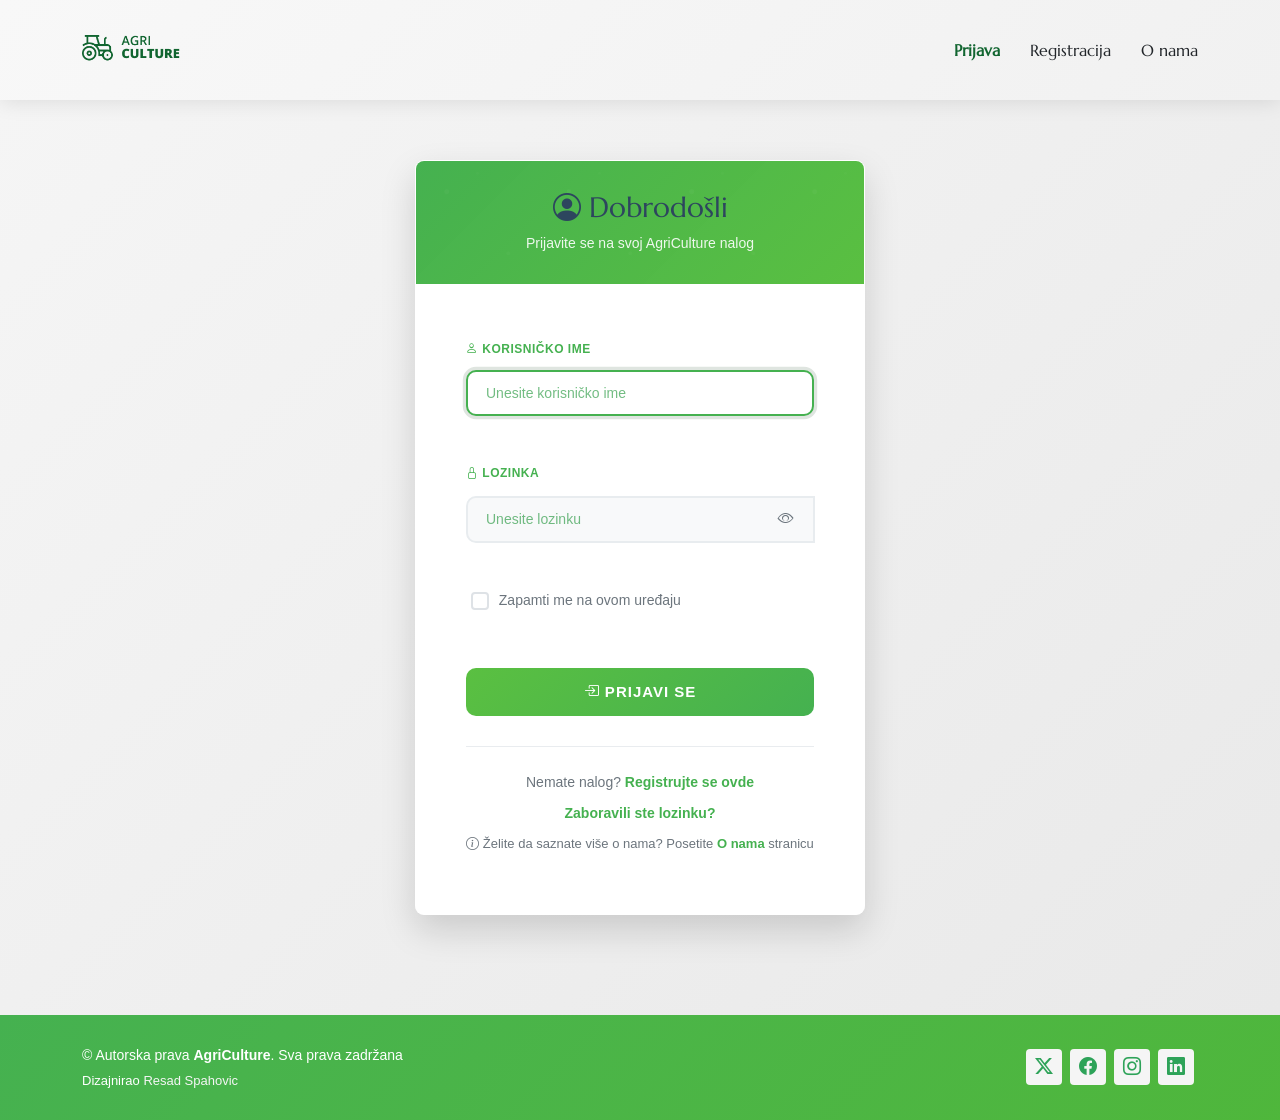
<file: index.html>
<!DOCTYPE html>
<html lang="sr">
<head>
  <meta charset="utf-8">
  <meta content="width=device-width, initial-scale=1.0" name="viewport">
  <title>Prijava - AgriCulture</title>
  <meta name="description" content="Prijavite se na AgriCulture platformu">
  <meta name="keywords" content="prijava, login, poljoprivreda, agriculture">
  
  <!-- Favicons -->
  <link href="static/img/favicon.png" rel="icon">
  <link href="static/img/apple-touch-icon.png" rel="apple-touch-icon">
  
  <!-- Fonts -->
  <link href="https://fonts.googleapis.com" rel="preconnect">
  <link href="https://fonts.gstatic.com" rel="preconnect" crossorigin>
  <link href="https://fonts.googleapis.com/css2?family=Open+Sans:ital,wght@0,300;0,400;0,500;0,600;0,700;0,800;1,300;1,400;1,500;1,600;1,700;1,800&family=Marcellus:wght@400&display=swap" rel="stylesheet">
  
  <!-- Vendor CSS Files -->
  <link href="static/vendor/bootstrap/css/bootstrap.min.css" rel="stylesheet">
  <link href="static/vendor/bootstrap-icons/bootstrap-icons.css" rel="stylesheet">
  <link href="static/vendor/aos/aos.css" rel="stylesheet">
  <link href="static/vendor/swiper/swiper-bundle.min.css" rel="stylesheet">
  <link href="static/vendor/glightbox/css/glightbox.min.css" rel="stylesheet">
  
  <!-- Main CSS File -->
  <link href="static/css/main.css" rel="stylesheet">
</head>

<body class="index-page">
  <header id="header" class="header d-flex align-items-center position-relative">
    <div class="container-fluid container-xl position-relative d-flex align-items-center justify-content-between">
      <a href="/" class="logo d-flex align-items-center">
        <img src="static/img/logo.png" alt="AgriCulture">
      </a>
      <nav id="navmenu" class="navmenu">
        <ul>
          <li><a href="/" class="active">Prijava</a></li>
          <li><a href="register.html">Registracija</a></li>
          <li><a href="homepage.html">O nama</a></li>
        </ul>
        <i class="mobile-nav-toggle d-xl-none bi bi-list"></i>
      </nav>
    </div>
  </header>

  <main class="main">
    <section class="login-section">
      <div class="container" id="c1">
        <div class="row justify-content-center">
          <div class="col-lg-6 col-md-8">
            <div class="login-container" data-aos="fade-up" data-aos-delay="100">
              <div class="login-header">
                <h2><i class="bi bi-person-circle"></i> Dobrodošli</h2>
                <div class="subtitle">Prijavite se na svoj AgriCulture nalog</div>
              </div>
              
              <div class="login-form">
                <form id="loginForm" action="#" method="POST">
                  <div class="form-group">
                    <label for="username" class="form-label">
                      <i class="bi bi-person"></i> Korisničko ime
                    </label>
                    <input type="text" class="form-control" id="username" name="username" required placeholder="Unesite korisničko ime">
                  </div>
                               
                  <div class="form-group">
                    <label for="password" class="form-label">
                      <i class="bi bi-lock"></i> Lozinka
                    </label>
                    <div class="input-group">
                      <input type="password" class="form-control" id="password" name="password" required placeholder="Unesite lozinku">
                      <button type="button" class="password-toggle" onclick="togglePassword()">
                        <i class="bi bi-eye" id="passwordIcon"></i>
                      </button>
                    </div>
                  </div>
                               
                  <div class="form-group">
                    <div class="form-check">
                      <input class="form-check-input" type="checkbox" id="remember" name="remember">
                      <label class="form-check-label" for="remember">
                        Zapamti me na ovom uređaju
                      </label>
                    </div>
                  </div>
                               
                  <button type="submit" class="btn btn-primary btn-login">
                    <i class="bi bi-box-arrow-in-right"></i> Prijavi se
                  </button>
                </form>
                           
                <div class="register-link">
                  <p style="font-size: 14px;">Nemate nalog? <a href="register.html">Registrujte se ovde</a></p>
                  <p style="font-size: 14px;"><a href="#" id="forgotPassword">Zaboravili ste lozinku?</a></p>
                  <p style="font-size:13px; color: #6c757d;">
                    <i class="bi bi-info-circle"></i> 
                    Želite da saznate više o nama? Posetite <a href="homepage.html">O nama</a> stranicu
                  </p>
                </div>
              </div>
            </div>
          </div>
        </div>
      </div>
    </section>
  </main>

  <footer id="footer" class="footer dark-background">
    <div class="copyright text-center">
      <div class="container d-flex flex-column flex-lg-row justify-content-center justify-content-lg-between align-items-center">
        <div class="d-flex flex-column align-items-center align-items-lg-start">
          <div>
            © Autorska prava <strong><span>AgriCulture</span></strong>. Sva prava zadržana
          </div>
          <div class="credits">
            Dizajnirao <a href="https://resadspahovic.netlify.app/">Resad Spahovic</a>
          </div>
        </div>
        <div class="social-links order-first order-lg-last mb-3 mb-lg-0">
          <a href="" title="Twitter"><i class="bi bi-twitter-x"></i></a>
          <a href="" title="Facebook"><i class="bi bi-facebook"></i></a>
          <a href="" title="Instagram"><i class="bi bi-instagram"></i></a>
          <a href="" title="LinkedIn"><i class="bi bi-linkedin"></i></a>
        </div>
      </div>
    </div>
  </footer>

  <!-- Scroll Top -->
  <a href="#" id="scroll-top" class="scroll-top d-flex align-items-center justify-content-center" style="background-color: #28a745;">
    <i class="bi bi-arrow-up-short"></i>
  </a>

  <!-- Preloader -->
  <div id="preloader"></div>

  <!-- Vendor JS Files -->
  <script src="static/vendor/bootstrap/js/bootstrap.bundle.min.js"></script>
  <script src="static/vendor/php-email-form/validate.js"></script>
  <script src="static/vendor/aos/aos.js"></script>
  <script src="static/vendor/swiper/swiper-bundle.min.js"></script>
  <script src="static/vendor/glightbox/js/glightbox.min.js"></script>

  <!-- Main JS File -->
  <script src="static/js/main.js"></script>

  <script>
    // Initialize AOS
    AOS.init({
      duration: 800,
      easing: 'ease-in-out',
      once: true,
      mirror: false
    });

    // Password toggle functionality
    function togglePassword() {
      const passwordInput = document.getElementById('password');
      const passwordIcon = document.getElementById('passwordIcon');
      
      if (passwordInput.type === 'password') {
        passwordInput.type = 'text';
        passwordIcon.className = 'bi bi-eye-slash';
      } else {
        passwordInput.type = 'password';
        passwordIcon.className = 'bi bi-eye';
      }
    }

    // Form validation and submission
    document.getElementById('loginForm').addEventListener('submit', function(e) {
      e.preventDefault();
      
      // Get form data
      const formData = new FormData(this);
      const submitBtn = this.querySelector('button[type="submit"]');
      const originalText = submitBtn.innerHTML;
      
      // Validate form
      if (!validateForm()) {
        return;
      }
      
      // Disable button and show loading
      submitBtn.disabled = true;
      submitBtn.innerHTML = '<span class="loading-spinner"></span> Prijavljivanje...';
      
      // Simulate network delay for better UX
      setTimeout(() => {
        fetch('/', {
          method: 'POST',
          body: formData
        })
        .then(response => response.json())
        .then(data => {
          if (data.success) {
            showMessage(data.message, 'success');
            
            // Add success animation
            submitBtn.innerHTML = '<i class="bi bi-check-circle"></i> Uspešno!';
            
            setTimeout(() => {
              if (data.redirect) {
                window.location.href = data.redirect;
              } else {
                window.location.reload();
              }
            }, 1500);
            
          } else {
            showMessage(data.message, 'error');
            
            // Shake animation for error
            document.querySelector('.login-container').style.animation = 'shake 0.5s ease-in-out';
            setTimeout(() => {
              document.querySelector('.login-container').style.animation = '';
            }, 500);
            
            if (data.email_not_verified && data.email) {
              showResendVerificationOption(data.email);
            }
          }
        })
        .catch(error => {
          console.error('Error:', error);
          showMessage('Greška pri komunikaciji sa serverom! Molimo pokušajte ponovo.', 'error');
        })
        .finally(() => {
          submitBtn.disabled = false;
          submitBtn.innerHTML = originalText;
        });
      }, 500);
    });

    // Form validation
    function validateForm() {
      const username = document.getElementById('username').value.trim();
      const password = document.getElementById('password').value;
      
      if (!username) {
        showMessage('Molimo unesite korisničko ime!', 'error');
        document.getElementById('username').focus();
        return false;
      }
      
      if (!password) {
        showMessage('Molimo unesite lozinku!', 'error');
        document.getElementById('password').focus();
        return false;
      }
      
      if (password.length < 6) {
        showMessage('Lozinka mora imati najmanje 6 karaktera!', 'error');
        document.getElementById('password').focus();
        return false;
      }
      
      return true;
    }

    // Enhanced message display
    function showMessage(message, type) {
      // Remove existing alerts
      const existingAlerts = document.querySelectorAll('.alert');
      existingAlerts.forEach(alert => {
        alert.style.animation = 'slideOutUp 0.3s ease-in';
        setTimeout(() => alert.remove(), 300);
      });
      
      // Create new alert
      const alertClass = type === 'success' ? 'alert-success' : 'alert-danger';
      const iconClass = type === 'success' ? 'bi-check-circle-fill' : 'bi-exclamation-triangle-fill';
      
      const alertDiv = document.createElement('div');
      alertDiv.className = `alert ${alertClass} alert-dismissible fade show`;
      alertDiv.innerHTML = `
        <i class="bi ${iconClass}"></i>
        <strong>${type === 'success' ? 'Uspeh!' : 'Greška!'}</strong> ${message}
        <button type="button" class="btn-close" data-bs-dismiss="alert" aria-label="Close"></button>
      `;
      
      // Add to form
      const loginForm = document.querySelector('.login-form');
      loginForm.insertBefore(alertDiv, loginForm.firstChild);
      
      // Auto-hide after 5 seconds
      setTimeout(() => {
        if (alertDiv.parentNode) {
          alertDiv.style.animation = 'slideOutUp 0.3s ease-in';
          setTimeout(() => {
            if (alertDiv.parentNode) {
              alertDiv.remove();
            }
          }, 300);
        }
      }, 5000);
    }

    // Enhanced resend verification
    function showResendVerificationOption(email) {
      const resendDiv = document.createElement('div');
      resendDiv.className = 'alert alert-warning mt-3';
      resendDiv.innerHTML = `
        <div class="d-flex align-items-center">
          <i class="bi bi-envelope-exclamation me-2"></i>
          <div class="flex-grow-1">
            <strong>Email nije verifikovan!</strong><br>
            <small>Proverite svoj email i kliknite na link za verifikaciju.</small>
          </div>
        </div>
        <button type="button" class="btn btn-sm btn-outline-warning mt-2 w-100" onclick="resendVerification('${email}')">
          <i class="bi bi-envelope-arrow-up"></i> Pošaljite verification email ponovo
        </button>
      `;
      
      const loginForm = document.querySelector('.login-form');
      loginForm.appendChild(resendDiv);
    }

    // Enhanced resend verification function
    function resendVerification(email) {
      const button = event.target;
      const originalText = button.innerHTML;
      
      button.disabled = true;
      button.innerHTML = '<span class="loading-spinner"></span> Šalje se...';
      
      const formData = new FormData();
      formData.append('email', email);
      
      fetch('/resend-verification', {
        method: 'POST',
        body: formData
      })
      .then(response => response.json())
      .then(data => {
        showMessage(data.message, data.success ? 'success' : 'error');
        if (data.success) {
          button.innerHTML = '<i class="bi bi-check"></i> Poslato!';
          setTimeout(() => {
            button.closest('.alert').remove();
          }, 3000);
        }
      })
      .catch(error => {
        showMessage('Greška pri slanju email-a! Pokušajte ponovo.', 'error');
      })
      .finally(() => {
        if (button.innerHTML.includes('Šalje se...')) {
          button.disabled = false;
          button.innerHTML = originalText;
        }
      });
    }

    // Enhanced forgot password
    document.getElementById('forgotPassword').addEventListener('click', function(e) {
      e.preventDefault();
      
      // Create modal for forgot password
      const modal = document.createElement('div');
      modal.className = 'modal fade';
      modal.innerHTML = `
        <div class="modal-dialog modal-dialog-centered">
          <div class="modal-content">
            <div class="modal-header">
              <h5 class="modal-title">
                <i class="bi bi-key"></i> Resetovanje lozinke
              </h5>
              <button type="button" class="btn-close" data-bs-dismiss="modal"></button>
            </div>
            <div class="modal-body">
              <p>Unesite vašu email adresu i poslaćemo vam link za resetovanje lozinke.</p>
              <div class="mb-3">
                <label for="resetEmail" class="form-label">Email adresa</label>
                <input type="email" class="form-control" id="resetEmail" placeholder="vasa@email.com" required>
              </div>
            </div>
            <div class="modal-footer">
              <button type="button" class="btn btn-secondary" data-bs-dismiss="modal">Otkaži</button>
              <button type="button" class="btn btn-primary" onclick="sendResetEmail()">
                <i class="bi bi-send"></i> Pošalji
              </button>
            </div>
          </div>
        </div>
      `;
      
      document.body.appendChild(modal);
      const bootstrapModal = new bootstrap.Modal(modal);
      bootstrapModal.show();
      
      // Remove modal when hidden
      modal.addEventListener('hidden.bs.modal', () => {
        modal.remove();
      });
    });

    // Send reset email function
    function sendResetEmail() {
      const email = document.getElementById('resetEmail').value.trim();
      
      if (!email) {
        alert('Molimo unesite email adresu!');
        return;
      }
      
      if (!isValidEmail(email)) {
        alert('Molimo unesite validnu email adresu!');
        return;
      }
      
      // Here you would typically send the request to your server
      alert('Funkcionalnost za resetovanje lozinke će biti implementirana uskoro!\n\nEmail: ' + email);
      
      // Close modal
      const modal = bootstrap.Modal.getInstance(document.querySelector('.modal'));
      modal.hide();
    }

    // Email validation helper
    function isValidEmail(email) {
      const emailRegex = /^[^\s@]+@[^\s@]+\.[^\s@]+$/;
      return emailRegex.test(email);
    }

    // Input animations
    document.querySelectorAll('.form-control').forEach(input => {
      input.addEventListener('focus', function() {
        this.parentElement.classList.add('focused');
      });
      
      input.addEventListener('blur', function() {
        if (!this.value) {
          this.parentElement.classList.remove('focused');
        }
      });
    });

    // Add shake animation CSS
    const shakeCSS = `
      @keyframes shake {
        0%, 100% { transform: translateX(0); }
        10%, 30%, 50%, 70%, 90% { transform: translateX(-5px); }
        20%, 40%, 60%, 80% { transform: translateX(5px); }
      }
      
      @keyframes slideOutUp {
        from {
          transform: translateY(0);
          opacity: 1;
        }
        to {
          transform: translateY(-20px);
          opacity: 0;
        }
      }
    `;
    
    const style = document.createElement('style');
    style.textContent = shakeCSS;
    document.head.appendChild(style);

    // Keyboard shortcuts
    document.addEventListener('keydown', function(e) {
      // Enter key to submit form
      if (e.key === 'Enter' && !e.shiftKey && !e.ctrlKey) {
        const activeElement = document.activeElement;
        if (activeElement.tagName === 'INPUT' && activeElement.closest('#loginForm')) {
          e.preventDefault();
          document.getElementById('loginForm').dispatchEvent(new Event('submit'));
        }
      }
      
      // Escape key to clear alerts
      if (e.key === 'Escape') {
        const alerts = document.querySelectorAll('.alert');
        alerts.forEach(alert => alert.remove());
      }
    });

    // Auto-focus first input on page load
    window.addEventListener('load', function() {
      setTimeout(() => {
        document.getElementById('username').focus();
      }, 500);
    });

    // Form field enhancements
    document.querySelectorAll('.form-control').forEach(input => {
      // Add floating label effect
      input.addEventListener('input', function() {
        if (this.value.length > 0) {
          this.classList.add('has-value');
        } else {
          this.classList.remove('has-value');
        }
      });

      // Add character counter for password
      if (input.type === 'password') {
        const counter = document.createElement('small');
        counter.className = 'text-muted password-strength';
        counter.style.display = 'block';
        counter.style.marginTop = '5px';
        input.parentElement.appendChild(counter);

        input.addEventListener('input', function() {
          const length = this.value.length;
          let strength = '';
          let color = '';

      

          counter.textContent = strength;
          counter.style.color = color;
        });
      }
    });

    // Add loading states for better UX
    function showPageLoading() {
      const loader = document.createElement('div');
      loader.id = 'pageLoader';
      loader.innerHTML = `
        <div style="
          position: fixed;
          top: 0;
          left: 0;
          width: 100%;
          height: 100%;
          background: rgba(255, 255, 255, 0.9);
          display: flex;
          align-items: center;
          justify-content: center;
          z-index: 9999;
          backdrop-filter: blur(5px);
        ">
          <div style="text-align: center;">
            <div class="loading-spinner" style="width: 40px; height: 40px; border-width: 4px; margin: 0 auto 15px;"></div>
            <p style="color: var(--primary-color); font-weight: 600;">Učitava se...</p>
          </div>
        </div>
      `;
      document.body.appendChild(loader);
    }

    function hidePageLoading() {
      const loader = document.getElementById('pageLoader');
      if (loader) {
        loader.style.opacity = '0';
        setTimeout(() => loader.remove(), 300);
      }
    }

    // Enhanced form submission with better error handling
    function handleFormSubmission(formData, submitBtn, originalText) {
      return fetch('/', {
        method: 'POST',
        body: formData,
        headers: {
          'X-Requested-With': 'XMLHttpRequest'
        }
      })
      .then(response => {
        if (!response.ok) {
          throw new Error(`HTTP error! status: ${response.status}`);
        }
        return response.json();
      })
      .then(data => {
        if (data.success) {
          showMessage(data.message || 'Uspešno ste se prijavili!', 'success');
          
          // Success animation
          submitBtn.innerHTML = '<i class="bi bi-check-circle-fill"></i> Uspešno!';
          submitBtn.style.background = 'linear-gradient(135deg, #28a745, #20c997)';
          
          // Store login state
          if (document.getElementById('remember').checked) {
            localStorage.setItem('rememberLogin', 'true');
            localStorage.setItem('username', document.getElementById('username').value);
          }
          
          setTimeout(() => {
            showPageLoading();
            setTimeout(() => {
              if (data.redirect) {
                window.location.href = data.redirect;
              } else {
                window.location.reload();
              }
            }, 500);
          }, 1500);
          
        } else {
          throw new Error(data.message || 'Neispravni podaci za prijavu');
        }
      })
      .catch(error => {
        console.error('Login error:', error);
        
        let errorMessage = 'Greška pri prijavi!';
        if (error.message.includes('HTTP error')) {
          errorMessage = 'Greška servera. Molimo pokušajte ponovo.';
        } else if (error.message) {
          errorMessage = error.message;
        }
        
        showMessage(errorMessage, 'error');
        
        // Error animation
        document.querySelector('.login-container').style.animation = 'shake 0.5s ease-in-out';
        setTimeout(() => {
          document.querySelector('.login-container').style.animation = '';
        }, 500);
      })
      .finally(() => {
        submitBtn.disabled = false;
        submitBtn.innerHTML = originalText;
        submitBtn.style.background = '';
      });
    }

    // Remember me functionality
    window.addEventListener('load', function() {
      if (localStorage.getItem('rememberLogin') === 'true') {
        const savedUsername = localStorage.getItem('username');
        if (savedUsername) {
          document.getElementById('username').value = savedUsername;
          document.getElementById('remember').checked = true;
          document.getElementById('username').classList.add('has-value');
          // Focus password field instead
          setTimeout(() => {
            document.getElementById('password').focus();
          }, 500);
        }
      }
    });

    // Clear remember me on logout
    function clearRememberMe() {
      localStorage.removeItem('rememberLogin');
      localStorage.removeItem('username');
    }

    // Add tooltips for better UX
    function initTooltips() {
      const tooltipElements = [
        { element: '.password-toggle', text: 'Prikaži/sakrij lozinku' },
        { element: '#remember', text: 'Zapamti me na ovom uređaju' },
        { element: '.btn-login', text: 'Kliknite ili pritisnite Enter' }
      ];

      tooltipElements.forEach(({ element, text }) => {
        const el = document.querySelector(element);
        if (el) {
          el.setAttribute('title', text);
          el.setAttribute('data-bs-toggle', 'tooltip');
        }
      });

      // Initialize Bootstrap tooltips
      if (typeof bootstrap !== 'undefined' && bootstrap.Tooltip) {
        const tooltipTriggerList = [].slice.call(document.querySelectorAll('[data-bs-toggle="tooltip"]'));
        tooltipTriggerList.map(function (tooltipTriggerEl) {
          return new bootstrap.Tooltip(tooltipTriggerEl);
        });
      }
    }

    // Initialize tooltips when page loads
    document.addEventListener('DOMContentLoaded', initTooltips);

    // Add smooth scrolling for better navigation
    document.querySelectorAll('a[href^="#"]').forEach(anchor => {
      anchor.addEventListener('click', function (e) {
        e.preventDefault();
        const target = document.querySelector(this.getAttribute('href'));
        if (target) {
          target.scrollIntoView({
            behavior: 'smooth',
            block: 'start'
          });
        }
      });
    });

    // Add network status detection
    function checkNetworkStatus() {
      if (!navigator.onLine) {
        showMessage('Nema internet konekcije! Proverite vašu konekciju.', 'error');
        return false;
      }
      return true;
    }

    window.addEventListener('online', () => {
      showMessage('Internet konekcija je uspostavljena!', 'success');
    });

    window.addEventListener('offline', () => {
      showMessage('Izgubljena je internet konekcija!', 'error');
    });

    // Enhanced security features
    let loginAttempts = 0;
    const maxAttempts = 5;
    const lockoutTime = 15 * 60 * 1000; // 15 minutes

    function checkLoginAttempts() {
      const attempts = localStorage.getItem('loginAttempts');
      const lastAttempt = localStorage.getItem('lastFailedLogin');
      
      if (attempts && lastAttempt) {
        const attemptsCount = parseInt(attempts);
        const lastAttemptTime = parseInt(lastAttempt);
        const now = Date.now();
        
        if (attemptsCount >= maxAttempts && (now - lastAttemptTime) < lockoutTime) {
          const remainingTime = Math.ceil((lockoutTime - (now - lastAttemptTime)) / 60000);
          showMessage(`Previše neuspešnih pokušaja! Pokušajte ponovo za ${remainingTime} minuta.`, 'error');
          document.getElementById('loginForm').style.pointerEvents = 'none';
          document.getElementById('loginForm').style.opacity = '0.5';
          return false;
        } else if ((now - lastAttemptTime) >= lockoutTime) {
          // Reset attempts after lockout period
          localStorage.removeItem('loginAttempts');
          localStorage.removeItem('lastFailedLogin');
        }
      }
      return true;
    }

    function recordFailedAttempt() {
      const attempts = parseInt(localStorage.getItem('loginAttempts') || '0') + 1;
      localStorage.setItem('loginAttempts', attempts.toString());
      localStorage.setItem('lastFailedLogin', Date.now().toString());
      
      if (attempts >= maxAttempts) {
        showMessage(`Previše neuspešnih pokušaja! Nalog je privremeno zaključan.`, 'error');
        document.getElementById('loginForm').style.pointerEvents = 'none';
        document.getElementById('loginForm').style.opacity = '0.5';
      } else {
        const remaining = maxAttempts - attempts;
        showMessage(`Neispravni podaci! Preostalo pokušaja: ${remaining}`, 'error');
      }
    }

    function clearFailedAttempts() {
      localStorage.removeItem('loginAttempts');
      localStorage.removeItem('lastFailedLogin');
    }

    // Check login attempts on page load
    document.addEventListener('DOMContentLoaded', checkLoginAttempts);

    // Add performance monitoring
    function logPerformance() {
      if ('performance' in window) {
        window.addEventListener('load', () => {
          setTimeout(() => {
            const perfData = performance.getEntriesByType('navigation')[0];
            console.log('Page load time:', perfData.loadEventEnd - perfData.loadEventStart, 'ms');
          }, 0);
        });
      }
    }

    logPerformance();

    // Add accessibility improvements
    function improveAccessibility() {
      // Add ARIA labels
      document.getElementById('username').setAttribute('aria-describedby', 'username-help');
      document.getElementById('password').setAttribute('aria-describedby', 'password-help');
      
      // Add screen reader announcements
      const announcer = document.createElement('div');
      announcer.setAttribute('aria-live', 'polite');
      announcer.setAttribute('aria-atomic', 'true');
      announcer.className = 'sr-only';
      announcer.id = 'announcer';
      document.body.appendChild(announcer);
      
      // Announce form errors to screen readers
      const originalShowMessage = window.showMessage;
      window.showMessage = function(message, type) {
        originalShowMessage(message, type);
        announcer.textContent = `${type === 'success' ? 'Uspeh' : 'Greška'}: ${message}`;
      };
    }

    improveAccessibility();

    console.log('🌱 AgriCulture Login System initialized successfully!');
  </script>
</body>
</html>
</file>
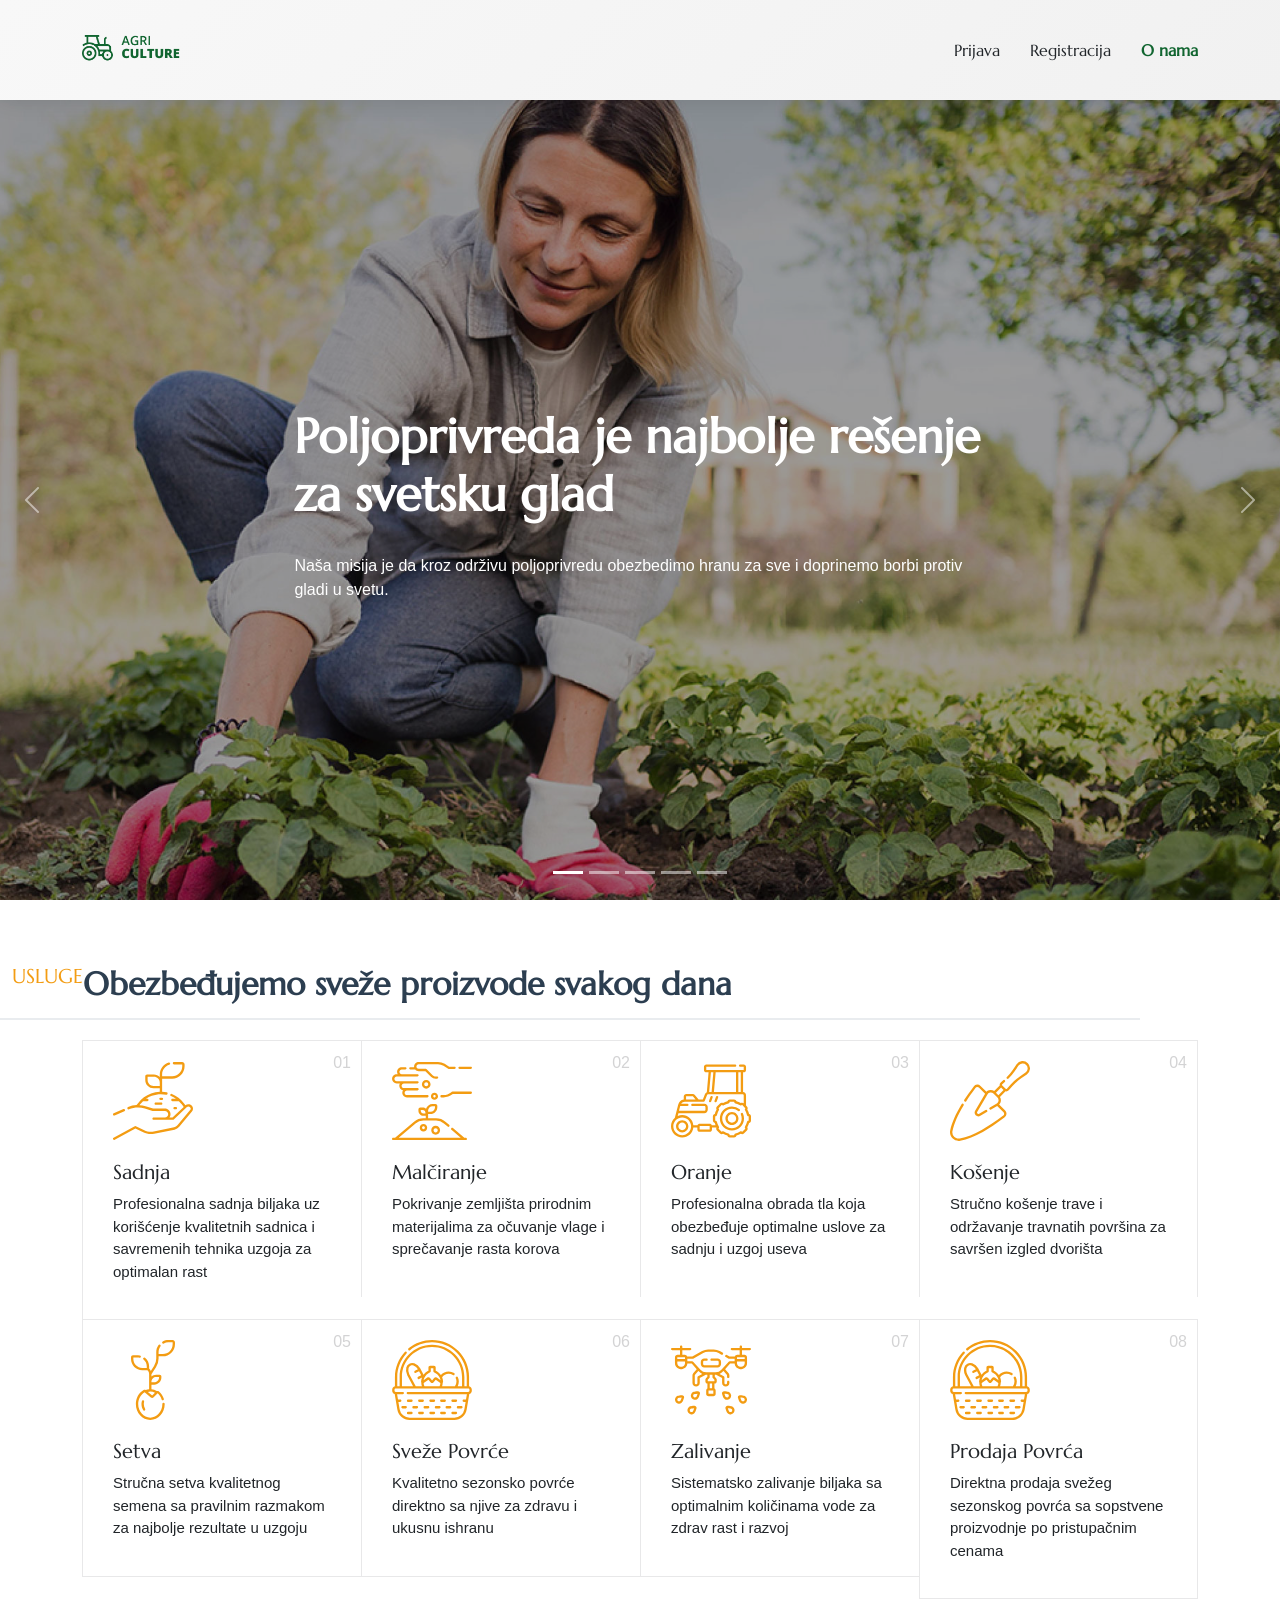
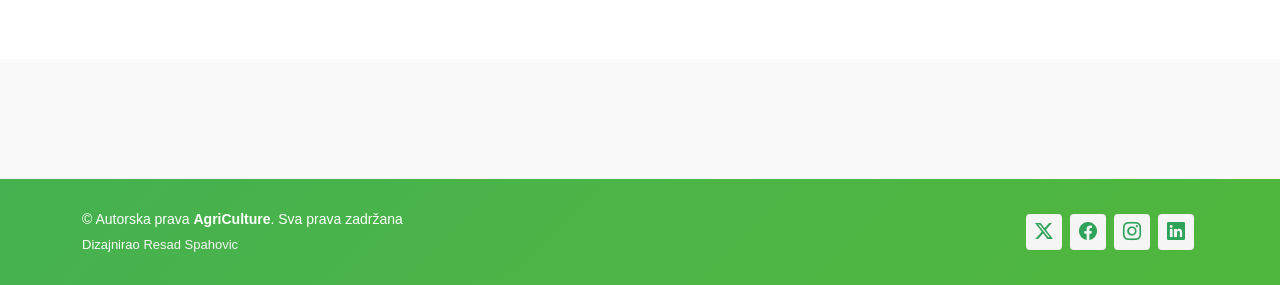
<file: homepage.html>
<!DOCTYPE html>
<html lang="en">
<head>
  <meta charset="utf-8">
  <meta content="width=device-width, initial-scale=1.0" name="viewport">
  <title>Index - AgriCulture Bootstrap Template</title>
  <meta name="description" content="">
  <meta name="keywords" content="">
  <!-- Favicons -->
  <link href="static/img/favicon.png" rel="icon">
  <link href="static/img/apple-touch-icon.png" rel="apple-touch-icon">
  <!-- Fonts -->
  <link href="https://fonts.googleapis.com" rel="preconnect">
  <link href="https://fonts.gstatic.com" rel="preconnect" crossorigin>
  <link href="https://fonts.googleapis.com/css2?family=Open+Sans:ital,wght@0,300;0,400;0,500;0,600;0,700;0,800;1,300;1,400;1,500;1,600;1,700;1,800&family=Marcellus:wght@400&display=swap" rel="stylesheet">
  <!-- Vendor CSS Files -->
  <link href="static/vendor/bootstrap/css/bootstrap.min.css" rel="stylesheet">
  <link href="static/vendor/bootstrap-icons/bootstrap-icons.css" rel="stylesheet">
  <link href="static/vendor/aos/aos.css" rel="stylesheet">
  <link href="static/vendor/swiper/swiper-bundle.min.css" rel="stylesheet">
  <link href="static/vendor/glightbox/css/glightbox.min.css" rel="stylesheet">
  <!-- Main CSS File -->
  <link href="static/css/main.css" rel="stylesheet">

</head>
<body class="index-page">
  <header id="header" class="header d-flex align-items-center position-relative">
    <div class="container-fluid container-xl position-relative d-flex align-items-center justify-content-between">
      <a href="index.html" class="logo d-flex align-items-center">
        <!-- Uncomment the line below if you also wish to use an image logo -->
        <img src="static/img/logo.png" alt="AgriCulture">
          <!--<img src="static/img/user.png" alt="AgriCulture"  style="padding-left: 40px;">
          <p style="margin: auto;"><small>Dobrodošli, <b>{{ user.first_name }}</b>!</small></p>-->

        <!-- <h1 class="sitename">AgriCulture</h1>  -->
      </a>
      <nav id="navmenu" class="navmenu">
        <ul>
          <li><a href="index.html">Prijava</a></li>
          <li><a href="register.html">Registracija</a></li>
          <li><a href="homepage.html" class="active">O nama</a></li>
        </ul>
        <i class="mobile-nav-toggle d-xl-none bi bi-list"></i>
      </nav>
    </div>
  </header>
  <main class="main">
    <!-- Hero Section -->
    <section id="hero" class="hero section dark-background">
      <div id="hero-carousel" class="carousel slide carousel-fade" data-bs-ride="carousel" data-bs-interval="5000">
        <div class="carousel-item active">
  <img src="static/img/hero_1.jpg" alt="">
  <div class="carousel-container">
    <h2>Poljoprivreda je najbolje rešenje za svetsku glad</h2>
    <p>Naša misija je da kroz održivu poljoprivredu obezbedimo hranu za sve i doprinemo borbi protiv gladi u svetu.</p>
  </div>
</div><!-- End Carousel Item -->
<div class="carousel-item">
  <img src="static/img/hero_2.jpg" alt="">
  <div class="carousel-container">
    <h2>Organsko povrće je dobro za zdravlje</h2>
    <p>U vreme kada imamo slobodu izbora, biramo opciju koja ne predstavlja prepreku za ono što najviše želimo da postignemo.</p>
  </div>
</div><!-- End Carousel Item -->
<div class="carousel-item">
  <img src="static/img/hero_3.jpg" alt="">
  <div class="carousel-container">
    <h2>Obezbeđujemo sveže proizvode svakog dana</h2>
    <p>Kvalitet života se objašnjava kroz naše postupke. Niko ne može da objasni zadovoljstvo koje donosi svež i zdrav proizvod.</p>
  </div>
</div><!-- End Carousel Item -->
<div class="carousel-item">
  <img src="static/img/hero_4.jpg" alt="">
  <div class="carousel-container">
    <h2>Poljoprivreda kao strast</h2>
    <p>Ne postoji niko ko ne voli poljoprivredu zbog bola, već zbog ljubavi prema zemlji i prirodi koja nas okružuje.</p>
  </div>
</div><!-- End Carousel Item -->
<div class="carousel-item">
  <img src="static/img/hero_5.jpg" alt="">
  <div class="carousel-container">
    <h2>Dobra hrana za sve</h2>
    <p>Naš cilj je da svima obezbedimo pristup kvalitetnoj hrani kroz odgovorno gazdovanje i brigu o prirodi.</p>
  </div>
</div><!-- End Carousel Item -->
<a class="carousel-control-prev" href="#hero-carousel" role="button" data-bs-slide="prev">
  <span class="carousel-control-prev-icon bi bi-chevron-left" aria-hidden="true"></span>
</a>
<a class="carousel-control-next" href="#hero-carousel" role="button" data-bs-slide="next">
  <span class="carousel-control-next-icon bi bi-chevron-right" aria-hidden="true"></span>
</a>
<ol class="carousel-indicators"></ol>
    </section><!-- /Hero Section -->
    <!-- Services Section -->
    <section id="services" class="services section">
      <!-- Section Title -->
      <div class="container section-title" data-aos="fade-up">
        <h2>USLUGE</h2>
        <p>Obezbeđujemo sveže proizvode svakog dana</p>
      </div><!-- End Section Title -->
      <div class="content">
        <div class="container">
          <div class="row g-0">
            <div class="col-lg-3 col-md-6">
              <div class="service-item">
                <span class="number">01</span>
                <div class="service-item-icon">
                  <svg xmlns="http://www.w3.org/2000/svg" version="1.1" xmlns:xlink="http://www.w3.org/1999/xlink" width="80" height="80" x="0" y="0" viewBox="0 0 509.435 509.435" style="enable-background: new 0 0 512 512" xml:space="preserve" class="">
                    <g>
                      <path d="M7.506 347.639c.994 0 2.005-.199 2.976-.619l62.037-26.857a7.5 7.5 0 0 0 3.903-9.862 7.5 7.5 0 0 0-9.862-3.903L4.523 333.255a7.501 7.501 0 0 0 2.983 14.384zM500.883 283.197c-10.953-10.952-28.175-11.423-39.689-1.267l-10.034-13.307c-19.783-26.239-46.1-46.623-76.103-58.948a7.5 7.5 0 0 0-5.699 13.875c11.136 4.575 21.708 10.382 31.567 17.249h-22.621c-4.143 0-7.5 3.358-7.5 7.5s3.357 7.5 7.5 7.5h41.188a169.382 169.382 0 0 1 19.691 21.855l11.048 14.652-71.171 67.597h-19.48a35.772 35.772 0 0 0 6.775-20.976c0-19.837-16.139-35.975-35.976-35.975h-75.023l-48.33-15.005a160.871 160.871 0 0 0-37.992-6.934l2.533-3.359a169.852 169.852 0 0 1 19.67-21.855h27.398c4.143 0 7.5-3.358 7.5-7.5s-3.357-7.5-7.5-7.5h-8.848a165.125 165.125 0 0 1 38.01-19.73c28.992-10.532 60.376-12.89 90.754-6.821a7.498 7.498 0 0 0 8.824-5.885 7.5 7.5 0 0 0-5.885-8.824 184.517 184.517 0 0 0-28.616-3.4v-83.727h64.189c43.49 0 78.872-35.382 78.872-78.872V22.488c0-8.712-7.088-15.801-15.801-15.801h-51.729c-4.143 0-7.5 3.358-7.5 7.5s3.357 7.5 7.5 7.5h51.729c.441 0 .801.359.801.801v11.051c0 35.219-28.653 63.872-63.872 63.872h-64.189V85.559c0-28.082 18.793-53.262 45.701-61.234a7.5 7.5 0 1 0-4.261-14.382c-15.972 4.732-30.338 14.681-40.451 28.015-10.46 13.79-15.988 30.25-15.988 47.601v16.416c-9.59-9.839-22.97-15.965-37.762-15.965h-43.432c-6.193 0-11.232 5.039-11.232 11.232v23.629c0 29.093 23.669 52.762 52.763 52.762h39.663v22.475a183.375 183.375 0 0 0-55.199 10.86c-32.974 11.978-61.705 33.297-83.085 61.653l-9.313 12.351a161.07 161.07 0 0 0-54.289 12.692 7.5 7.5 0 0 0-3.949 9.844 7.498 7.498 0 0 0 9.844 3.949c31.858-13.616 67.62-15.458 100.696-5.188l49.416 15.343c.72.224 1.47.337 2.224.337h76.161c11.566 0 20.976 9.409 20.976 20.975s-9.409 20.976-20.976 20.976h-71.803c-4.143 0-7.5 3.358-7.5 7.5s3.357 7.5 7.5 7.5h123.477a7.5 7.5 0 0 0 5.165-2.062l83.48-79.289c5.56-5.279 14.158-5.167 19.577.252a13.957 13.957 0 0 1 .853 18.9l-80.942 97.046a37.161 37.161 0 0 1-21.112 12.581L259.57 448.474c-20.377 4.113-41.89 1.365-60.575-7.739l-53.332-25.982a7.507 7.507 0 0 0-6.884.162L3.903 488.665a7.5 7.5 0 0 0 7.197 13.161l131.475-71.888 49.849 24.285c21.631 10.538 46.53 13.72 70.114 8.957l129.506-26.146a52.209 52.209 0 0 0 29.663-17.677l80.942-97.046c9.682-11.61 8.923-28.426-1.766-39.114zM258.212 158.634c-20.822 0-37.763-16.94-37.763-37.762V101.01h39.664c20.822 0 37.762 16.94 37.762 37.762v19.861h-39.663z" fill="currentColor" opacity="1" data-original="currentColor"></path>
                      <path d="M319.171 240.778a7.5 7.5 0 0 0-7.5-7.5h-9.43c-4.143 0-7.5 3.358-7.5 7.5s3.357 7.5 7.5 7.5h9.43a7.5 7.5 0 0 0 7.5-7.5zM272.068 264.08c-4.143 0-7.5 3.358-7.5 7.5s3.357 7.5 7.5 7.5h34.888c4.143 0 7.5-3.358 7.5-7.5s-3.357-7.5-7.5-7.5zM400.305 307.996c4.143 0 7.5-3.358 7.5-7.5s-3.357-7.5-7.5-7.5h-8.172c-4.143 0-7.5 3.358-7.5 7.5s3.357 7.5 7.5 7.5z" fill="currentColor" opacity="1" data-original="currentColor"></path>
                    </g>
                  </svg>
                </div>
                <div class="service-item-content">
                 <h3 class="service-heading">Sadnja</h3>
                  <p>
                    Profesionalna sadnja biljaka uz korišćenje kvalitetnih sadnica 
                    i savremenih tehnika uzgoja za optimalan rast
                  </p>
                </div>
              </div>
            </div>
            <div class="col-lg-3 col-md-6">
              <div class="service-item">
                <span class="number">02</span>
                <div class="service-item-icon">
                  <svg xmlns="http://www.w3.org/2000/svg" version="1.1" xmlns:xlink="http://www.w3.org/1999/xlink" width="80" height="80" x="0" y="0" viewBox="0 0 514.314 514.314" style="enable-background: new 0 0 512 512" xml:space="preserve" class="">
                    <g>
                      <path d="M434.176 51.297h72.639c4.143 0 7.5-3.358 7.5-7.5s-3.357-7.5-7.5-7.5h-72.639c-4.143 0-7.5 3.358-7.5 7.5s3.357 7.5 7.5 7.5zM117.994 54.791h30.852c5.47 6.605 13.729 10.82 22.955 10.82h42.865l35.886 35.886c8.246 8.246 19.209 12.787 30.869 12.787h8.32c4.143 0 7.5-3.358 7.5-7.5s-3.357-7.5-7.5-7.5h-8.32c-7.654 0-14.85-2.981-20.262-8.393l-38.083-38.083a7.5 7.5 0 0 0-5.304-2.197H171.8c-8.159 0-14.797-6.638-14.797-14.797s6.638-14.797 14.797-14.797h123.757a66.756 66.756 0 0 1 35.416 10.157l30.374 18.983a7.497 7.497 0 0 0 3.975 1.14h36.891c4.143 0 7.5-3.358 7.5-7.5s-3.357-7.5-7.5-7.5h-34.739l-28.551-17.843a81.742 81.742 0 0 0-43.365-12.437H171.801c-16.43 0-29.797 13.367-29.797 29.798 0 1.349.099 2.675.273 3.977h-24.283a7.5 7.5 0 1 0 0 14.999zM30.38 144.476h20.344a29.724 29.724 0 0 0-4.003 14.921c0 14.399 10.225 26.453 23.795 29.288a29.746 29.746 0 0 0-4.371 15.555c0 16.499 13.423 29.921 29.921 29.921h131.637a7.5 7.5 0 0 0 7.498-7.688 7.5 7.5 0 0 0-8.307-7.311H96.065c-8.228 0-14.921-6.694-14.921-14.921s6.693-14.921 14.921-14.921H163.9c4.143 0 7.5-3.358 7.5-7.5s-3.357-7.5-7.5-7.5H76.643c-8.228 0-14.922-6.694-14.922-14.921s6.694-14.921 14.922-14.921H163.9c4.143 0 7.5-3.358 7.5-7.5s-3.357-7.5-7.5-7.5H30.38c-8.228 0-14.921-6.694-14.921-14.921s6.693-14.921 14.921-14.921H163.9c4.143 0 7.5-3.358 7.5-7.5s-3.357-7.5-7.5-7.5H62.547c-8.228 0-14.921-6.694-14.921-14.921s6.693-14.921 14.921-14.921h23.485c4.143 0 7.5-3.358 7.5-7.5s-3.357-7.5-7.5-7.5H62.547c-16.498 0-29.921 13.423-29.921 29.921a29.719 29.719 0 0 0 4.003 14.921H30.38C13.882 84.636.459 98.059.459 114.557s13.423 29.919 29.921 29.919zM506.814 196.74H389.248a7.497 7.497 0 0 0-4.629 1.599l-5.613 4.403c-13.495 10.588-30.375 16.42-47.529 16.42h-12.272a7.5 7.5 0 0 0-8.309 7.5 7.5 7.5 0 0 0 7.5 7.5h13.081c20.496 0 40.664-6.967 56.788-19.618l3.574-2.804h114.976a7.5 7.5 0 1 0-.001-15z" fill="currentColor" opacity="1" data-original="currentColor" class=""></path>
                      <path d="M192.215 150.164c0 15.372 12.506 27.878 27.878 27.878s27.879-12.506 27.879-27.878-12.507-27.878-27.879-27.878-27.878 12.506-27.878 27.878zm40.757 0c0 7.101-5.777 12.878-12.879 12.878-7.101 0-12.878-5.777-12.878-12.878s5.777-12.878 12.878-12.878c7.101-.001 12.879 5.777 12.879 12.878zM273.049 203.771c-12.599 0-22.848 10.25-22.848 22.848s10.249 22.847 22.848 22.847 22.848-10.249 22.848-22.847-10.25-22.848-22.848-22.848zm0 30.695c-4.327 0-7.848-3.52-7.848-7.847s3.521-7.848 7.848-7.848 7.848 3.521 7.848 7.848-3.521 7.847-7.848 7.847zM474.178 493.298h-9.202l-73.199-62.323c-3.155-2.686-7.888-2.305-10.573.849s-2.305 7.887.849 10.572l59.785 50.902H43.105l108.164-92.092a77.855 77.855 0 0 1 50.423-18.558h81.558a77.851 77.851 0 0 1 50.423 18.558l24.029 20.458a7.498 7.498 0 0 0 10.573-.849 7.5 7.5 0 0 0-.849-10.572l-24.029-20.458a92.867 92.867 0 0 0-60.147-22.137h-51.158v-26.806h15.44c24.205 0 43.896-19.692 43.896-43.897v-8.808c0-6.785-5.52-12.305-12.305-12.305h-18.135c-19.99 0-36.891 13.437-42.174 31.749-5.716-4.945-13.156-7.947-21.29-7.947h-15.061c-6.942 0-12.591 5.648-12.591 12.592v7.399c0 17.97 14.619 32.589 32.589 32.589h14.629v15.433h-15.399a92.867 92.867 0 0 0-60.147 22.137L19.967 493.298H7.5c-4.143 0-7.5 3.358-7.5 7.5s3.357 7.5 7.5 7.5h466.678a7.5 7.5 0 0 0 0-15zM232.092 319.73c0-15.934 12.963-28.897 28.897-28.897h15.439v6.112c0 15.934-12.963 28.897-28.896 28.897h-15.44zm-16.978 17.485h-12.651c-9.698 0-17.589-7.89-17.589-17.589v-4.991h12.651c9.698 0 17.589 7.89 17.589 17.589z" fill="currentColor" opacity="1" data-original="currentColor" class=""></path>
                      <path d="M178.358 429.065c0 13.218 10.754 23.972 23.972 23.972s23.972-10.753 23.972-23.972-10.754-23.972-23.972-23.972-23.972 10.753-23.972 23.972zm32.944 0c0 4.947-4.024 8.972-8.972 8.972s-8.972-4.025-8.972-8.972 4.024-8.972 8.972-8.972 8.972 4.024 8.972 8.972zM252.23 445.536c0 15.706 12.777 28.484 28.483 28.484s28.484-12.778 28.484-28.484-12.778-28.484-28.484-28.484-28.483 12.778-28.483 28.484zm41.968 0c0 7.435-6.049 13.484-13.484 13.484s-13.483-6.049-13.483-13.484 6.049-13.484 13.483-13.484c7.435 0 13.484 6.049 13.484 13.484z" fill="currentColor" opacity="1" data-original="currentColor" class=""></path>
                    </g>
                  </svg>
                </div>
                <div class="service-item-content">
                 <h3 class="service-heading">Malčiranje</h3>
                  <p>
                    Pokrivanje zemljišta prirodnim materijalima za očuvanje 
                    vlage i sprečavanje rasta korova
                  </p>
                </div>
              </div>
            </div>
            <div class="col-lg-3 col-md-6">
              <div class="service-item">
                <span class="number">03</span>
                <div class="service-item-icon">
                  <svg xmlns="http://www.w3.org/2000/svg" version="1.1" xmlns:xlink="http://www.w3.org/1999/xlink" width="80" height="80" x="0" y="0" viewBox="0 0 516.53 516.53" style="enable-background: new 0 0 512 512" xml:space="preserve" class="">
                    <g>
                      <path d="M504.085 341.447a113.617 113.617 0 0 0-11.524-27.805c3.866-6.212 3.104-14.506-2.288-19.897l-5.804-5.804v-67.388c0-10.907-8.398-19.878-19.066-20.817V73.099h4.012c8.301 0 15.054-6.753 15.054-15.054V37.599c0-8.301-6.753-15.054-15.054-15.054h-23.242a7.5 7.5 0 0 0 0 15l23.296.054-.054 20.5-241.554-.054.054-20.5H414.21a7.5 7.5 0 0 0 0-15H227.916c-8.301 0-15.054 6.753-15.054 15.054v20.446c0 8.301 6.753 15.054 15.054 15.054h14.719L231.27 201.13c-5.215 2.077-9.463 6.215-11.642 11.675l-14.014 35.128h-27.323l-24.417-28.857a16.73 16.73 0 0 0-12.795-5.936H99.071c-9.242 0-16.761 7.519-16.761 16.761v18.66a44.759 44.759 0 0 0-35.97 33.278L24.937 367.09C9.676 380.359 0 399.894 0 421.658c0 39.881 32.446 72.327 72.328 72.327 37.349 0 68.174-28.457 71.938-64.827h25.905v12.546c0 8.282 6.738 15.02 15.02 15.02h64.364c8.282 0 15.02-6.738 15.02-15.02v-12.546h29.374c-3.278 6.098-2.356 13.875 2.785 19.016l19.555 19.554a16 16 0 0 0 11.388 4.718c3.045 0 5.961-.839 8.506-2.431a113.556 113.556 0 0 0 27.808 11.525c1.662 7.123 8.064 12.445 15.686 12.445h27.655c7.602 0 13.99-5.293 15.672-12.441a113.582 113.582 0 0 0 27.814-11.525 15.986 15.986 0 0 0 8.514 2.427c4.302 0 8.346-1.675 11.388-4.717l19.555-19.555c5.396-5.396 6.156-13.7 2.29-19.901a113.607 113.607 0 0 0 11.522-27.801c7.123-1.662 12.445-8.064 12.445-15.686v-27.655c-.002-7.621-5.324-14.023-12.447-15.684zm-53.681-141.805h-15.681V73.099h15.681zM419.723 73.099v126.543h-142.46l11.233-126.543zm-146.286 0-11.233 126.543h-15.743l11.234-126.543zM99.071 228.14h42.008c.519 0 1.008.227 1.344.624l16.219 19.169H97.311v-18.032c0-.971.79-1.761 1.76-1.761zm-51.11 108.845h167.157c12.315 0 22.334-10.019 22.334-22.334v-16.152c0-12.315-10.019-22.334-22.334-22.334h-77.364a7.5 7.5 0 0 0 0 15h77.364c4.044 0 7.334 3.29 7.334 7.334v16.152c0 4.044-3.29 7.334-7.334 7.334H51.727l7.738-30.821h46.327a7.5 7.5 0 0 0 0-15h-40.76a29.774 29.774 0 0 1 24.779-13.231h120.886a7.5 7.5 0 0 0 6.966-4.721l15.897-39.849a5.883 5.883 0 0 1 5.49-3.721h224.51a5.916 5.916 0 0 1 5.91 5.91v52.522c-5.348-4.343-12.853-4.747-18.636-1.165a113.598 113.598 0 0 0-27.818-11.532c-1.662-7.123-8.063-12.445-15.685-12.445h-27.655c-7.602 0-13.99 5.294-15.672 12.441a113.583 113.583 0 0 0-27.818 11.527c-6.213-3.868-14.506-3.104-19.897 2.288l-19.555 19.555c-5.375 5.375-6.149 13.637-2.28 19.884a113.572 113.572 0 0 0-11.531 27.818c-7.123 1.662-12.445 8.063-12.445 15.685v27.655c0 7.602 5.293 13.99 12.441 15.672 1.242 4.67 2.784 9.24 4.603 13.699h-24.12c-2.277-5.402-7.626-9.204-13.847-9.204h-64.364c-6.221 0-11.569 3.802-13.847 9.204h-27.078c-3.764-36.371-34.589-64.828-71.938-64.828a71.896 71.896 0 0 0-28.994 6.086zm24.367 142c-31.61 0-57.328-25.717-57.328-57.327s25.717-57.328 57.328-57.328 57.327 25.717 57.327 57.328-25.717 57.327-57.327 57.327zm177.24-37.262h-.013l-64.384-.02.02-21.75 64.384.02zm251.962-56.937c0 .609-.496 1.105-1.189 1.105-4.816 0-8.956 3.287-10.065 7.992a98.695 98.695 0 0 1-12.139 29.288c-2.543 4.113-1.939 9.365 1.447 12.75l.084.084a1.105 1.105 0 0 1 0 1.562l-19.555 19.555a1.085 1.085 0 0 1-.781.323c-.208 0-.514-.056-.761-.303a3.326 3.326 0 0 0-.084-.084c-3.406-3.407-8.658-4.01-12.77-1.467a98.657 98.657 0 0 1-29.288 12.138c-4.706 1.11-7.992 5.25-7.992 10.15 0 .609-.496 1.105-1.104 1.105h-27.655c-.609 0-1.105-.496-1.105-1.189 0-4.816-3.287-8.956-7.992-10.066a98.69 98.69 0 0 1-29.287-12.137 10.35 10.35 0 0 0-5.455-1.561c-2.68 0-5.338 1.049-7.38 3.091a1.085 1.085 0 0 1-.781.323c-.208 0-.513-.056-.781-.324l-19.555-19.555c-.431-.431-.431-1.132.064-1.627 3.406-3.406 4.009-8.657 1.466-12.77a98.66 98.66 0 0 1-12.138-29.287c-1.11-4.706-5.25-7.992-10.15-7.992a1.107 1.107 0 0 1-1.105-1.105V357.13c0-.609.496-1.104 1.189-1.104 4.816 0 8.956-3.287 10.066-7.992a98.661 98.661 0 0 1 12.138-29.288c2.542-4.112 1.939-9.364-1.531-12.833a1.106 1.106 0 0 1 0-1.563l19.555-19.555c.431-.431 1.132-.431 1.626.064 3.407 3.408 8.658 4.011 12.77 1.467a98.666 98.666 0 0 1 29.288-12.138c4.706-1.11 7.992-5.25 7.992-10.15 0-.609.496-1.105 1.105-1.105h27.655c.609 0 1.104.496 1.104 1.189 0 4.816 3.287 8.956 7.992 10.066a98.664 98.664 0 0 1 29.288 12.139c4.113 2.543 9.365 1.939 12.833-1.531a1.107 1.107 0 0 1 1.563 0l19.555 19.555c.431.431.431 1.132-.062 1.625-3.408 3.406-4.012 8.658-1.468 12.771a98.666 98.666 0 0 1 12.138 29.288c1.11 4.706 5.25 7.992 10.066 7.992h.084c.609 0 1.105.496 1.105 1.104z" fill="currentColor" opacity="1" data-original="currentColor" class=""></path>
                      <path d="M454.895 335.721a7.5 7.5 0 0 0-3.834 9.889 62.412 62.412 0 0 1 5.335 25.349c0 34.678-28.213 62.891-62.891 62.891s-62.891-28.213-62.891-62.891c0-34.679 28.213-62.892 62.891-62.892a62.934 62.934 0 0 1 40.397 14.703 7.5 7.5 0 0 0 10.566-.923 7.5 7.5 0 0 0-.923-10.566 77.96 77.96 0 0 0-50.041-18.213c-42.949 0-77.891 34.942-77.891 77.892 0 42.949 34.942 77.891 77.891 77.891s77.891-34.942 77.891-77.891c0-10.895-2.224-21.46-6.611-31.403a7.5 7.5 0 0 0-9.889-3.836zM72.328 381.807c-21.974 0-39.851 17.877-39.851 39.851s17.877 39.851 39.851 39.851 39.851-17.877 39.851-39.851-17.878-39.851-39.851-39.851zm0 64.702c-13.703 0-24.851-11.148-24.851-24.851s11.148-24.851 24.851-24.851 24.851 11.148 24.851 24.851-11.149 24.851-24.851 24.851z" fill="currentColor" opacity="1" data-original="currentColor" class=""></path>
                      <path d="M393.504 328.829c-23.23 0-42.13 18.899-42.13 42.13 0 23.23 18.899 42.129 42.13 42.129s42.13-18.899 42.13-42.129-18.9-42.13-42.13-42.13zm0 69.26c-14.959 0-27.13-12.17-27.13-27.129s12.17-27.13 27.13-27.13 27.13 12.17 27.13 27.13c0 14.958-12.171 27.129-27.13 27.129zM249.861 265.585a7.487 7.487 0 0 0 2.663.491 7.503 7.503 0 0 0 7.013-4.838l9.438-24.841a7.5 7.5 0 0 0-14.022-5.328l-9.438 24.841a7.499 7.499 0 0 0 4.346 9.675zM285.384 265.585a7.487 7.487 0 0 0 2.663.491 7.502 7.502 0 0 0 7.012-4.838l9.439-24.841a7.5 7.5 0 0 0-4.347-9.675 7.5 7.5 0 0 0-9.675 4.347l-9.439 24.841a7.5 7.5 0 0 0 4.347 9.675z" fill="currentColor" opacity="1" data-original="currentColor" class=""></path>
                    </g>
                  </svg>
                </div>
                <div class="service-item-content">
                  <h3 class="service-heading">Oranje</h3>
                  <p>
                    Profesionalna obrada tla koja obezbeđuje optimalne 
                    uslove za sadnju i uzgoj useva
                  </p>                 
                </div>
              </div>
            </div>
            <div class="col-lg-3 col-md-6">
              <div class="service-item">
                <span class="number">04</span>
                <div class="service-item-icon">
                  <svg xmlns="http://www.w3.org/2000/svg" version="1.1" xmlns:xlink="http://www.w3.org/1999/xlink" width="80" height="80" x="0" y="0" viewBox="0 0 509.389 509.389" style="enable-background: new 0 0 512 512" xml:space="preserve" class="">
                    <g>
                      <path d="M495.69 14.267A46.636 46.636 0 0 0 458.364.766a46.637 46.637 0 0 0-34.257 20.05l-24.614 35.749a309.594 309.594 0 0 1-37.289 44.521 7.5 7.5 0 0 0 10.544 10.668 324.596 324.596 0 0 0 39.1-46.684l24.614-35.749a31.674 31.674 0 0 1 23.268-13.618 31.66 31.66 0 0 1 25.354 9.17 31.681 31.681 0 0 1 9.171 25.355 31.679 31.679 0 0 1-13.618 23.267l-35.75 24.615a324.066 324.066 0 0 0-59.859 53.246l-22.502 25.667a5.412 5.412 0 0 1-3.933 1.86c-1.518.071-2.966-.518-4.047-1.599l-21.873-21.872c-1.081-1.082-1.649-2.52-1.599-4.048s.711-2.925 1.86-3.933l15.802-13.854a7.5 7.5 0 0 0-9.889-11.279l-15.802 13.854a20.546 20.546 0 0 0-6.964 14.719 20.37 20.37 0 0 0 .64 5.69l-35.241 35.241c-7.726-5.323-17.119-7.656-26.65-6.449-8.734 1.104-16.614 5.058-22.612 11.157l-37.903-37.903a28.552 28.552 0 0 0-22.3-8.292 28.547 28.547 0 0 0-20.847 11.457c-23.749 31.972-43.447 60.009-60.222 85.713a7.5 7.5 0 0 0 6.275 11.6 7.495 7.495 0 0 0 6.288-3.402c16.606-25.447 36.135-53.239 59.7-84.966a13.562 13.562 0 0 1 9.903-5.441 13.585 13.585 0 0 1 10.595 3.939l39.789 39.789-63.489 107.398c-5.606 9.484-4.179 21.121 3.554 28.957 4.724 4.785 10.89 7.271 17.211 7.271 4.233-.001 8.536-1.115 12.519-3.399l40.792-24.114a7.499 7.499 0 1 0-7.632-12.912l-40.706 24.064c-4.745 2.723-9.055 1.038-11.506-1.446-1.129-1.144-4.561-5.302-1.318-10.787L239.37 211.63c3.736-6.32 10.058-10.474 17.342-11.395 7.292-.918 14.44 1.529 19.633 6.722l25.938 25.938c5.187 5.186 7.654 12.36 6.771 19.686-.878 7.28-4.911 13.598-10.99 17.288l-44.019 26.021a7.5 7.5 0 0 0 7.632 12.912l38.725-22.893 40.397 40.396a13.558 13.558 0 0 1 3.938 10.564 13.606 13.606 0 0 1-5.428 9.926c-54.818 40.993-97.27 69.301-137.646 91.785-50.099 27.898-95.647 45.713-139.25 54.462-13.202 2.648-26.235-1.337-35.759-10.935a40.033 40.033 0 0 1-10.799-36.472c10.129-48.517 33.232-101.845 70.63-163.033a7.501 7.501 0 0 0-12.799-7.823c-38.309 62.679-62.028 117.563-72.515 167.79-3.796 18.186 1.75 36.916 14.835 50.103 10.368 10.45 24.27 16.146 38.625 16.145 3.564 0 7.159-.352 10.732-1.068 45.149-9.06 92.12-27.398 143.597-56.063 40.984-22.823 83.956-51.469 139.331-92.878a28.597 28.597 0 0 0 11.407-20.864 28.554 28.554 0 0 0-8.292-22.245l-38.525-38.525c6.079-6.031 10.002-13.987 11.063-22.799 1.106-9.18-1.037-18.215-5.937-25.753l35.39-35.39a20.4 20.4 0 0 0 5.022.654 20.546 20.546 0 0 0 15.384-6.975l22.502-25.667a309.032 309.032 0 0 1 57.086-50.779l35.749-24.614a46.635 46.635 0 0 0 20.05-34.256 46.63 46.63 0 0 0-13.5-37.328zM340.732 184.685l-32.723 32.723-15.459-15.459 32.723-32.723z" fill="currentColor" opacity="1" data-original="currentColor"></path>
                    </g>
                  </svg>
                </div>
                <div class="service-item-content">
                  <h3 class="service-heading">Košenje</h3>
                    <p>
                      Stručno košenje trave i održavanje travnatih 
                      površina za savršen izgled dvorišta
                    </p>
                </div>
              </div>
            </div>
            <div class="col-lg-3 col-md-6">
              <div class="service-item">
                <span class="number">05</span>
                <div class="service-item-icon">
                  <svg xmlns="http://www.w3.org/2000/svg" version="1.1" xmlns:xlink="http://www.w3.org/1999/xlink" width="80" height="80" x="0" y="0" viewBox="0 0 513.089 513.089" style="enable-background: new 0 0 512 512" xml:space="preserve" class="">
                    <g>
                      <path d="M194.209 386.877a7.497 7.497 0 0 0-9.15 5.363 75.07 75.07 0 0 0-2.428 18.947c0 13.789 3.615 27 10.454 38.204a7.494 7.494 0 0 0 10.308 2.495 7.5 7.5 0 0 0 2.494-10.309c-5.401-8.851-8.257-19.359-8.257-30.39a60.09 60.09 0 0 1 1.941-15.16 7.497 7.497 0 0 0-5.362-9.15z" fill="currentColor" opacity="1" data-original="currentColor"></path>
                      <path d="M382.56 0h-27.319c-12.654 0-25.236 3.119-36.386 9.021a7.5 7.5 0 0 0 7.018 13.258c9.124-4.83 19.005-7.278 29.368-7.278h27.222v12.022c0 34.679-28.213 62.892-62.892 62.892h-27.222V77.893c0-13.309 4.12-26.038 11.914-36.811a7.5 7.5 0 0 0-12.153-8.793c-9.657 13.347-14.762 29.117-14.762 45.604V119.154a88.294 88.294 0 0 1-14.296 48.23l-20.501 31.543a46.65 46.65 0 0 0-9.615-13.916l-1.273-1.273v-14.053c0-21.604-9.58-41.872-26.284-55.608a7.5 7.5 0 0 0-9.528 11.586c13.226 10.876 20.812 26.922 20.812 44.022v9.66h-29.069c-31.412 0-56.968-25.556-56.968-56.968v-9.66h29.069c3.454 0 6.976.329 10.467.977a7.5 7.5 0 0 0 2.738-14.748 72.57 72.57 0 0 0-13.205-1.229h-31.883c-6.72 0-12.187 5.467-12.187 12.186v12.474c0 39.684 32.284 71.968 71.968 71.968h33.463l1.273 1.273c5.979 5.979 9.271 13.927 9.271 22.381v98.306a79.003 79.003 0 0 0-21.446 5.114c-4.152-2.798-9.597-3.045-13.983-.509-30.558 17.671-49.541 52.263-49.541 90.277 0 56.188 41.481 101.901 92.47 101.901s92.47-45.713 92.47-101.901c0-.237-.004-.473-.009-.709l-.005-.334a7.5 7.5 0 0 0-7.499-7.433h-.068a7.5 7.5 0 0 0-7.433 7.567l.014.909c0 47.917-34.753 86.901-77.47 86.901s-77.47-38.984-77.47-86.901c0-32.212 15.656-61.449 40.948-76.643l40.182 34.094c5.225 4.433 13.1 4.099 17.929-.761l25.512-25.668c11.649 10.022 20.473 23.408 25.562 38.809a7.496 7.496 0 0 0 9.475 4.768 7.5 7.5 0 0 0 4.768-9.474c-6.15-18.613-17.027-34.756-31.454-46.681-4.011-3.317-9.358-3.923-13.824-1.93-10.53-6.377-22.136-10.243-34.128-11.384v-29.695h18.365c25.013 0 45.362-20.35 45.362-45.362v-7.928c0-6.115-4.975-11.089-11.089-11.089h-22.276c-11.667 0-22.318 4.429-30.362 11.693v-13.713l29.028-44.665a103.263 103.263 0 0 0 16.72-56.404v-14.239h27.222c42.949 0 77.892-34.942 77.892-77.892v-12.12C397.462 6.685 390.777 0 382.56 0zM251.211 356.136l-27.468-23.306a63.694 63.694 0 0 1 15.358-1.884c10.366 0 20.534 2.525 29.851 7.34zm25.752-118.894h18.365v4.017c0 16.742-13.62 30.362-30.362 30.362h-18.365v-4.017c0-16.741 13.62-30.362 30.362-30.362z" fill="currentColor" opacity="1" data-original="currentColor"></path>
                    </g>
                  </svg>
                </div>
                <div class="service-item-content">
                 <h3 class="service-heading">Setva</h3>
                    <p>
                      Stručna setva kvalitetnog semena sa pravilnim 
                      razmakom za najbolje rezultate u uzgoju
                    </p>
                </div>
              </div>
            </div>
            <div class="col-lg-3 col-md-6">
              <div class="service-item">
                <span class="number">06</span>
                <div class="service-item-icon">
                  <svg xmlns="http://www.w3.org/2000/svg" version="1.1" xmlns:xlink="http://www.w3.org/1999/xlink" width="80" height="80" x="0" y="0" viewBox="0 0 511.67 511.67" style="enable-background: new 0 0 512 512" xml:space="preserve" class="">
                    <g>
                      <path d="M492.96 296.401v-59.276c0-63.338-24.665-122.886-69.452-167.673C378.721 24.666 319.174 0 255.835 0c-54.517 0-107.757 18.967-149.914 53.407a7.5 7.5 0 1 0 9.491 11.616C154.896 32.765 204.767 15 255.835 15c59.332 0 115.112 23.105 157.066 65.059 41.953 41.954 65.059 97.734 65.059 157.066v58.7h-15v-58.7C462.96 122.916 370.044 30 255.835 30S48.71 122.916 48.71 237.125v58.7h-15v-58.7c0-56.142 21.01-109.737 59.158-150.913a7.502 7.502 0 0 0-11.004-10.195C41.139 119.975 18.71 177.19 18.71 237.125v59.276c-10.029 2.3-17.535 11.291-17.535 22.008v5.81c0 10.194 6.791 18.828 16.085 21.627l16.782 99.17c6.535 38.622 39.71 66.654 78.882 66.654h285.822c39.172 0 72.347-28.032 78.882-66.654l16.782-99.17c9.294-2.798 16.085-11.432 16.085-21.627v-5.81c0-10.717-7.506-19.708-17.535-22.008zM63.71 237.125C63.71 131.187 149.896 45 255.835 45S447.96 131.187 447.96 237.125v58.7h-27.888a64.77 64.77 0 0 0 7.259-29.747c0-9.561-2.046-18.787-6.081-27.423a7.5 7.5 0 0 0-13.59 6.35c3.1 6.633 4.671 13.723 4.671 21.073a49.851 49.851 0 0 1-9.875 29.747h-82.073a68.421 68.421 0 0 0 3.912-22.766l-.003-.369a10.737 10.737 0 0 0 2.441-7.707l-.074-.952a81.022 81.022 0 0 0-6.053-25.058c9.161-14.126 24.883-22.763 41.856-22.763a49.676 49.676 0 0 1 26.83 7.844 7.5 7.5 0 0 0 8.086-12.634 64.65 64.65 0 0 0-34.916-10.21c-19.407 0-37.547 8.686-49.744 23.261a81.08 81.08 0 0 0-25.89-24.171l-7.325-4.298v-19.86c0-6.111-4.972-11.083-11.083-11.083h-24.17c-6.111 0-11.083 4.972-11.083 11.083v19.86l-7.325 4.298a81.067 81.067 0 0 0-24.083 21.633l-21.606-40.574a68.923 68.923 0 0 0-37.588-32.526 39.21 39.21 0 0 0-31.641 2.285 39.215 39.215 0 0 0-19.556 24.977 68.922 68.922 0 0 0 6.006 49.343l37.481 70.388H63.71zm88.14 58.7-41.235-77.438a53.95 53.95 0 0 1-4.701-38.625c1.687-6.691 5.971-12.162 12.061-15.405 6.091-3.244 13.022-3.745 19.516-1.409a53.936 53.936 0 0 1 28.384 23.614L146.29 196.99a7.5 7.5 0 0 0 7.051 13.241l19.627-10.451 13.619 25.575-19.627 10.451a7.5 7.5 0 0 0 7.051 13.241l17.809-9.483a81.015 81.015 0 0 0-5.807 24.466l-.074.961a10.774 10.774 0 0 0 1.468 6.319c-.018.6-.03 1.185-.03 1.752a68.427 68.427 0 0 0 3.914 22.766H151.85zm116.357-89.059 11.029 6.472a66.163 66.163 0 0 1 31.323 43.794l-23.74-16.479a13.027 13.027 0 0 0-17.511 2.36l-12.974 15.524-12.974-15.525c-2.59-3.099-6.283-4.719-10.029-4.719-2.584 0-5.193.771-7.481 2.359l-23.74 16.478a66.163 66.163 0 0 1 31.323-43.794l11.029-6.472a7.5 7.5 0 0 0 3.704-6.469v-20.238h16.336v20.238a7.504 7.504 0 0 0 3.705 6.471zm-60.729 89.059a53.472 53.472 0 0 1-5.062-20.774c.171-.105.342-.21.509-.326l30.046-20.854 15.047 18.007c2.065 2.471 5.097 3.888 8.317 3.888s6.252-1.417 8.317-3.888v-.001l15.047-18.006 29.574 20.527a53.458 53.458 0 0 1-5.081 21.428h-96.714zm288.017 28.394c0 4.182-3.402 7.584-7.584 7.584H101.084c-4.143 0-7.5 3.358-7.5 7.5s3.357 7.5 7.5 7.5h377.952l-5.751 33.987h-14.299c-4.143 0-7.5 3.358-7.5 7.5s3.357 7.5 7.5 7.5h11.76l-7.907 46.723a64.83 64.83 0 0 1-64.093 54.157H112.924a64.83 64.83 0 0 1-64.093-54.157l-7.907-46.723h11.76c4.143 0 7.5-3.358 7.5-7.5s-3.357-7.5-7.5-7.5H38.386l-5.751-33.987h36.487c4.143 0 7.5-3.358 7.5-7.5s-3.357-7.5-7.5-7.5H23.759c-4.182 0-7.584-3.402-7.584-7.584v-5.81c0-4.182 3.402-7.584 7.584-7.584h464.152c4.182 0 7.584 3.402 7.584 7.584z" fill="currentColor" opacity="1" data-original="currentColor"></path>
                      <path d="M246.338 395.79h21.993c4.143 0 7.5-3.358 7.5-7.5s-3.357-7.5-7.5-7.5h-21.993c-4.143 0-7.5 3.358-7.5 7.5s3.357 7.5 7.5 7.5zM174.455 395.79h21.994c4.143 0 7.5-3.358 7.5-7.5s-3.357-7.5-7.5-7.5h-21.994c-4.143 0-7.5 3.358-7.5 7.5s3.357 7.5 7.5 7.5zM102.573 395.79h21.994c4.143 0 7.5-3.358 7.5-7.5s-3.357-7.5-7.5-7.5h-21.994a7.5 7.5 0 0 0 0 15zM315.221 395.79h21.994c4.143 0 7.5-3.358 7.5-7.5s-3.357-7.5-7.5-7.5h-21.994c-4.143 0-7.5 3.358-7.5 7.5s3.357 7.5 7.5 7.5zM387.103 395.79h21.994c4.143 0 7.5-3.358 7.5-7.5s-3.357-7.5-7.5-7.5h-21.994c-4.143 0-7.5 3.358-7.5 7.5s3.357 7.5 7.5 7.5zM246.338 474.186h21.993c4.143 0 7.5-3.358 7.5-7.5s-3.357-7.5-7.5-7.5h-21.993c-4.143 0-7.5 3.358-7.5 7.5s3.357 7.5 7.5 7.5zM174.455 474.186h21.994c4.143 0 7.5-3.358 7.5-7.5s-3.357-7.5-7.5-7.5h-21.994c-4.143 0-7.5 3.358-7.5 7.5s3.357 7.5 7.5 7.5zM102.573 474.186h21.994c4.143 0 7.5-3.358 7.5-7.5s-3.357-7.5-7.5-7.5h-21.994a7.5 7.5 0 0 0 0 15zM337.215 459.186h-21.994c-4.143 0-7.5 3.358-7.5 7.5s3.357 7.5 7.5 7.5h21.994a7.5 7.5 0 0 0 0-15zM387.103 474.186h21.994c4.143 0 7.5-3.358 7.5-7.5s-3.357-7.5-7.5-7.5h-21.994c-4.143 0-7.5 3.358-7.5 7.5s3.357 7.5 7.5 7.5zM273.606 430.229a7.5 7.5 0 0 0 7.5 7.5H303.1c4.143 0 7.5-3.358 7.5-7.5s-3.357-7.5-7.5-7.5h-21.994a7.5 7.5 0 0 0-7.5 7.5zM201.725 430.229a7.5 7.5 0 0 0 7.5 7.5h21.994c4.143 0 7.5-3.358 7.5-7.5s-3.357-7.5-7.5-7.5h-21.994a7.5 7.5 0 0 0-7.5 7.5zM129.843 430.229a7.5 7.5 0 0 0 7.5 7.5h21.993c4.143 0 7.5-3.358 7.5-7.5s-3.357-7.5-7.5-7.5h-21.993a7.5 7.5 0 0 0-7.5 7.5zM87.454 422.729H67.46c-4.143 0-7.5 3.358-7.5 7.5s3.357 7.5 7.5 7.5h19.994c4.143 0 7.5-3.358 7.5-7.5s-3.357-7.5-7.5-7.5zM342.49 430.229a7.5 7.5 0 0 0 7.5 7.5h21.993c4.143 0 7.5-3.358 7.5-7.5s-3.357-7.5-7.5-7.5H349.99a7.5 7.5 0 0 0-7.5 7.5zM414.372 430.229a7.5 7.5 0 0 0 7.5 7.5h21.994c4.143 0 7.5-3.358 7.5-7.5s-3.357-7.5-7.5-7.5h-21.994a7.5 7.5 0 0 0-7.5 7.5z" fill="currentColor" opacity="1" data-original="currentColor"></path>
                    </g>
                  </svg>
                </div>
                <div class="service-item-content">
                <h3 class="service-heading">Sveže Povrće</h3>
                  <p>
                    Kvalitetno sezonsko povrće direktno sa njive 
                    za zdravu i ukusnu ishranu
                  </p>
                </div>
              </div>
            </div>
            <div class="col-lg-3 col-md-6">
              <div class="service-item">
                <span class="number">07</span>
                <div class="service-item-icon">
                  <svg xmlns="http://www.w3.org/2000/svg" version="1.1" xmlns:xlink="http://www.w3.org/1999/xlink" width="80" height="80" x="0" y="0" viewBox="0 0 512.805 512.805" style="enable-background: new 0 0 512 512" xml:space="preserve" class="">
                    <g>
                      <path d="M505.305 50.503h-50.094v-7.141c0-4.143-3.357-7.5-7.5-7.5s-7.5 3.357-7.5 7.5v7.141h-50.094c-4.143 0-7.5 3.357-7.5 7.5s3.357 7.5 7.5 7.5h50.094v29.428h-15.309c-7.223 0-13.385 4.557-15.809 10.939h-33.847l-16.98-9.451a7.5 7.5 0 0 0-7.295 13.107l18.682 10.397a7.507 7.507 0 0 0 3.647.946h34.681v15.505h-32.393a7.495 7.495 0 0 0-5.565 2.473l-47.127 52.176a49.438 49.438 0 0 1-36.627 16.273h-60.732a49.442 49.442 0 0 1-36.627-16.273l-47.127-52.176a7.5 7.5 0 0 0-5.565-2.473h-31.393V120.87h33.681a7.507 7.507 0 0 0 3.647-.946l64.468-35.883a64.829 64.829 0 0 1 31.454-8.163h35.656a64.819 64.819 0 0 1 31.454 8.164l17.778 9.896a7.5 7.5 0 0 0 7.295-13.107l-17.778-9.895a79.844 79.844 0 0 0-38.749-10.058h-35.656a79.854 79.854 0 0 0-38.749 10.057l-62.767 34.936h-32.847c-2.424-6.383-8.587-10.939-15.809-10.939H72.594V65.503h50.094c4.143 0 7.5-3.357 7.5-7.5s-3.357-7.5-7.5-7.5H72.594v-7.141c0-4.143-3.357-7.5-7.5-7.5s-7.5 3.357-7.5 7.5v7.141H7.5c-4.143 0-7.5 3.357-7.5 7.5s3.357 7.5 7.5 7.5h50.094v29.428H42.285c-9.331 0-16.922 7.591-16.922 16.922v37.917c0 20.438 16.628 37.066 37.066 37.066h5.329c19.899 0 36.18-15.765 37.025-35.461h28.101l31.968 35.393-22.399 27.123a21.63 21.63 0 0 0-4.939 13.742v47.817c0 12.898 10.494 23.393 23.394 23.393 12.898 0 23.393-10.494 23.393-23.393v-32.069l38.482-21.157c.917.04 1.834.073 2.755.073h7.432v13.542l-8.567 8.567a13.242 13.242 0 0 0-3.903 9.424v12.244c0 7.191 5.729 13.055 12.86 13.304v31.344c-4.637 2.472-7.804 7.354-7.804 12.965v21.867c0 8.097 6.588 14.685 14.686 14.685h31.326c8.098 0 14.686-6.588 14.686-14.685v-21.867c0-5.611-3.167-10.493-7.804-12.965v-31.32h1.533c7.349 0 13.327-5.979 13.327-13.327V253.83c0-3.56-1.387-6.906-3.903-9.423l-8.567-8.568v-13.542h5.432c.921 0 1.838-.034 2.755-.073l38.482 21.157v32.069c0 12.898 10.494 23.393 23.394 23.393 12.898 0 23.393-10.494 23.393-23.393v-6.886c0-4.143-3.357-7.5-7.5-7.5s-7.5 3.357-7.5 7.5v6.886c0 4.628-3.765 8.393-8.393 8.393s-8.394-3.765-8.394-8.393v-36.505a7.5 7.5 0 0 0-3.887-6.572l-27.481-15.109c8.638-3.622 16.49-9.101 22.889-16.186l2.763-3.06 20.994 25.422a6.596 6.596 0 0 1 1.507 4.191v8.97c0 4.143 3.357 7.5 7.5 7.5s7.5-3.357 7.5-7.5v-8.97c0-5.004-1.755-9.885-4.94-13.742l-22.398-27.122 31.968-35.393h29.101c.844 19.696 17.125 35.461 37.025 35.461h5.329c20.438 0 37.066-16.628 37.066-37.066v-37.917c0-9.331-7.591-16.922-16.922-16.922h-15.309V65.503h50.094c4.143 0 7.5-3.357 7.5-7.5s-3.361-7.5-7.503-7.5zm-463.02 59.428h45.617c1.06 0 1.922.862 1.922 1.922v10.341H40.363v-10.341c0-1.06.863-1.922 1.922-1.922zm25.474 61.905H62.43c-12.167 0-22.066-9.899-22.066-22.066v-12.576h49.461v12.576c-.001 12.167-9.899 22.066-22.066 22.066zm105.428 60.537a7.501 7.501 0 0 0-3.887 6.572v36.505c0 4.628-3.766 8.393-8.394 8.393s-8.393-3.765-8.393-8.393v-47.817c0-1.526.535-3.016 1.507-4.192l20.994-25.422 2.763 3.06c6.4 7.085 14.251 12.563 22.889 16.186zm98.064 112.865h-30.697v-21.237h30.697zm-7.804-36.237h-15.09v-29.6h15.09zm4.586-64.753 10.274 10.275v9.878h-42.811v-9.878l10.274-10.275a7.498 7.498 0 0 0 2.196-5.303v-16.648h17.869v16.648a7.509 7.509 0 0 0 2.198 5.303zm182.342-72.412h-5.329c-12.167 0-22.065-9.899-22.065-22.066v-12.576h49.461v12.576c-.001 12.167-9.9 22.066-22.067 22.066zm22.066-59.983v10.341H422.98v-10.341c0-1.06.862-1.922 1.922-1.922h45.617c1.06 0 1.922.862 1.922 1.922zM362.367 383.195c6.981-.812 13.229-4.296 17.591-9.808s6.317-12.393 5.504-19.374c-.812-6.982-4.296-13.229-9.808-17.592-2.043-1.617-8.26-6.537-34.74-7.778a13.377 13.377 0 0 0-11.103 5.056 13.396 13.396 0 0 0-2.37 11.969c7.289 25.484 13.507 30.406 15.551 32.023 4.694 3.716 10.382 5.685 16.279 5.685 1.027 0 2.061-.06 3.096-.181zm-19.86-39.447c15.467.902 22.253 3.181 23.839 4.436a11.245 11.245 0 0 1 4.218 7.564c.349 3.002-.491 5.961-2.367 8.331s-4.562 3.868-7.564 4.218c-3 .352-5.961-.491-8.331-2.367-1.587-1.256-5.364-7.336-9.795-22.182zM397.513 429.988c-2.044-1.617-8.263-6.54-34.74-7.778a13.416 13.416 0 0 0-11.103 5.057 13.392 13.392 0 0 0-2.37 11.967c7.289 25.486 13.507 30.407 15.551 32.024 4.695 3.716 10.382 5.685 16.279 5.685 1.026 0 2.06-.061 3.095-.181 6.982-.812 13.23-4.296 17.592-9.808s6.317-12.393 5.504-19.375c-.813-6.981-4.297-13.229-9.808-17.591zm-7.458 27.658a11.243 11.243 0 0 1-7.564 4.217 11.251 11.251 0 0 1-8.331-2.366c-1.586-1.256-5.363-7.337-9.793-22.182 15.464.9 22.251 3.18 23.838 4.436a11.245 11.245 0 0 1 4.218 7.564 11.25 11.25 0 0 1-2.368 8.331zM477.456 361.45c-2.044-1.617-8.263-6.54-34.74-7.778a13.403 13.403 0 0 0-11.103 5.057 13.392 13.392 0 0 0-2.37 11.967c7.289 25.486 13.507 30.407 15.551 32.024 4.695 3.716 10.382 5.685 16.279 5.685 1.026 0 2.06-.061 3.095-.181 6.982-.812 13.23-4.296 17.592-9.808s6.317-12.393 5.504-19.375c-.813-6.981-4.296-13.229-9.808-17.591zm-7.458 27.657c-1.876 2.37-4.562 3.867-7.564 4.217s-5.961-.492-8.331-2.366c-1.586-1.256-5.363-7.337-9.793-22.182 15.464.9 22.251 3.18 23.838 4.436a11.245 11.245 0 0 1 4.218 7.564 11.248 11.248 0 0 1-2.368 8.331zM171.891 328.644c-26.48 1.241-32.697 6.161-34.74 7.778-5.512 4.362-8.995 10.609-9.808 17.592-.813 6.981 1.142 13.862 5.504 19.374 4.361 5.512 10.609 8.995 17.591 9.808 1.036.121 2.068.181 3.096.181 5.897 0 11.585-1.969 16.279-5.685 2.044-1.617 8.262-6.539 15.551-32.023a13.396 13.396 0 0 0-2.37-11.969 13.39 13.39 0 0 0-11.103-5.056zm-11.387 37.286a11.231 11.231 0 0 1-8.331 2.367c-3.002-.35-5.688-1.848-7.564-4.218s-2.716-5.329-2.367-8.331a11.245 11.245 0 0 1 4.218-7.564c1.586-1.255 8.372-3.533 23.839-4.436-4.432 14.846-8.209 20.926-9.795 22.182zM150.032 422.21c-26.478 1.238-32.696 6.161-34.74 7.778-5.512 4.361-8.995 10.609-9.808 17.591s1.142 13.863 5.504 19.375c4.361 5.512 10.609 8.995 17.592 9.808 1.035.121 2.067.181 3.095.181 5.896-.001 11.585-1.97 16.279-5.685 2.044-1.617 8.262-6.538 15.551-32.024a13.392 13.392 0 0 0-2.37-11.967 13.385 13.385 0 0 0-11.103-5.057zm-11.386 37.286a11.253 11.253 0 0 1-8.331 2.366c-3.003-.35-5.688-1.847-7.564-4.217s-2.716-5.329-2.367-8.331a11.245 11.245 0 0 1 4.218-7.564c1.587-1.256 8.374-3.535 23.838-4.436-4.431 14.845-8.209 20.926-9.794 22.182zM70.089 353.672c-26.478 1.238-32.696 6.161-34.74 7.778-5.512 4.361-8.995 10.609-9.808 17.591s1.142 13.863 5.504 19.375c4.361 5.512 10.609 8.995 17.592 9.808 1.035.121 2.067.181 3.095.181 5.896-.001 11.585-1.97 16.279-5.685 2.044-1.617 8.262-6.538 15.551-32.024a13.392 13.392 0 0 0-2.37-11.967 13.374 13.374 0 0 0-11.103-5.057zm-11.387 37.286a11.243 11.243 0 0 1-8.331 2.366c-3.003-.35-5.688-1.847-7.564-4.217s-2.716-5.329-2.367-8.331a11.245 11.245 0 0 1 4.218-7.564c1.587-1.256 8.374-3.535 23.838-4.436-4.431 14.845-8.208 20.926-9.794 22.182z" fill="currentColor" opacity="1" data-original="currentColor"></path>
                      <path d="M213.116 133.756h14.881c4.143 0 7.5-3.357 7.5-7.5s-3.357-7.5-7.5-7.5h-14.881c-12.212 0-22.147 9.936-22.147 22.147v13.102c0 12.212 9.936 22.146 22.147 22.146h85.572c12.212 0 22.147-9.935 22.147-22.146v-13.102c0-12.212-9.936-22.147-22.147-22.147h-38.729c-4.143 0-7.5 3.357-7.5 7.5s3.357 7.5 7.5 7.5h38.729a7.155 7.155 0 0 1 7.147 7.147v13.102c0 3.94-3.206 7.146-7.147 7.146h-85.572c-3.941 0-7.147-3.206-7.147-7.146v-13.102a7.155 7.155 0 0 1 7.147-7.147z" fill="currentColor" opacity="1" data-original="currentColor"></path>
                    </g>
                  </svg>
                </div>
                <div class="service-item-content">
                  <h3 class="service-heading">Zalivanje</h3>
                    <p>
                      Sistematsko zalivanje biljaka sa optimalnim 
                      količinama vode za zdrav rast i razvoj
                    </p>
                </div>
              </div>
            </div>
            <div class="col-lg-3 col-md-6">
              <div class="service-item">
                <span class="number">08</span>
                <div class="service-item-icon">
                  <svg xmlns="http://www.w3.org/2000/svg" version="1.1" xmlns:xlink="http://www.w3.org/1999/xlink" width="80" height="80" x="0" y="0" viewBox="0 0 511.67 511.67" style="enable-background: new 0 0 512 512" xml:space="preserve" class="">
                    <g>
                      <path d="M492.96 296.401v-59.276c0-63.338-24.665-122.886-69.452-167.673C378.721 24.666 319.174 0 255.835 0c-54.517 0-107.757 18.967-149.914 53.407a7.5 7.5 0 1 0 9.491 11.616C154.896 32.765 204.767 15 255.835 15c59.332 0 115.112 23.105 157.066 65.059 41.953 41.954 65.059 97.734 65.059 157.066v58.7h-15v-58.7C462.96 122.916 370.044 30 255.835 30S48.71 122.916 48.71 237.125v58.7h-15v-58.7c0-56.142 21.01-109.737 59.158-150.913a7.502 7.502 0 0 0-11.004-10.195C41.139 119.975 18.71 177.19 18.71 237.125v59.276c-10.029 2.3-17.535 11.291-17.535 22.008v5.81c0 10.194 6.791 18.828 16.085 21.627l16.782 99.17c6.535 38.622 39.71 66.654 78.882 66.654h285.822c39.172 0 72.347-28.032 78.882-66.654l16.782-99.17c9.294-2.798 16.085-11.432 16.085-21.627v-5.81c0-10.717-7.506-19.708-17.535-22.008zM63.71 237.125C63.71 131.187 149.896 45 255.835 45S447.96 131.187 447.96 237.125v58.7h-27.888a64.77 64.77 0 0 0 7.259-29.747c0-9.561-2.046-18.787-6.081-27.423a7.5 7.5 0 0 0-13.59 6.35c3.1 6.633 4.671 13.723 4.671 21.073a49.851 49.851 0 0 1-9.875 29.747h-82.073a68.421 68.421 0 0 0 3.912-22.766l-.003-.369a10.737 10.737 0 0 0 2.441-7.707l-.074-.952a81.022 81.022 0 0 0-6.053-25.058c9.161-14.126 24.883-22.763 41.856-22.763a49.676 49.676 0 0 1 26.83 7.844 7.5 7.5 0 0 0 8.086-12.634 64.65 64.65 0 0 0-34.916-10.21c-19.407 0-37.547 8.686-49.744 23.261a81.08 81.08 0 0 0-25.89-24.171l-7.325-4.298v-19.86c0-6.111-4.972-11.083-11.083-11.083h-24.17c-6.111 0-11.083 4.972-11.083 11.083v19.86l-7.325 4.298a81.067 81.067 0 0 0-24.083 21.633l-21.606-40.574a68.923 68.923 0 0 0-37.588-32.526 39.21 39.21 0 0 0-31.641 2.285 39.215 39.215 0 0 0-19.556 24.977 68.922 68.922 0 0 0 6.006 49.343l37.481 70.388H63.71zm88.14 58.7-41.235-77.438a53.95 53.95 0 0 1-4.701-38.625c1.687-6.691 5.971-12.162 12.061-15.405 6.091-3.244 13.022-3.745 19.516-1.409a53.936 53.936 0 0 1 28.384 23.614L146.29 196.99a7.5 7.5 0 0 0 7.051 13.241l19.627-10.451 13.619 25.575-19.627 10.451a7.5 7.5 0 0 0 7.051 13.241l17.809-9.483a81.015 81.015 0 0 0-5.807 24.466l-.074.961a10.774 10.774 0 0 0 1.468 6.319c-.018.6-.03 1.185-.03 1.752a68.427 68.427 0 0 0 3.914 22.766H151.85zm116.357-89.059 11.029 6.472a66.163 66.163 0 0 1 31.323 43.794l-23.74-16.479a13.027 13.027 0 0 0-17.511 2.36l-12.974 15.524-12.974-15.525c-2.59-3.099-6.283-4.719-10.029-4.719-2.584 0-5.193.771-7.481 2.359l-23.74 16.478a66.163 66.163 0 0 1 31.323-43.794l11.029-6.472a7.5 7.5 0 0 0 3.704-6.469v-20.238h16.336v20.238a7.504 7.504 0 0 0 3.705 6.471zm-60.729 89.059a53.472 53.472 0 0 1-5.062-20.774c.171-.105.342-.21.509-.326l30.046-20.854 15.047 18.007c2.065 2.471 5.097 3.888 8.317 3.888s6.252-1.417 8.317-3.888v-.001l15.047-18.006 29.574 20.527a53.458 53.458 0 0 1-5.081 21.428h-96.714zm288.017 28.394c0 4.182-3.402 7.584-7.584 7.584H101.084c-4.143 0-7.5 3.358-7.5 7.5s3.357 7.5 7.5 7.5h377.952l-5.751 33.987h-14.299c-4.143 0-7.5 3.358-7.5 7.5s3.357 7.5 7.5 7.5h11.76l-7.907 46.723a64.83 64.83 0 0 1-64.093 54.157H112.924a64.83 64.83 0 0 1-64.093-54.157l-7.907-46.723h11.76c4.143 0 7.5-3.358 7.5-7.5s-3.357-7.5-7.5-7.5H38.386l-5.751-33.987h36.487c4.143 0 7.5-3.358 7.5-7.5s-3.357-7.5-7.5-7.5H23.759c-4.182 0-7.584-3.402-7.584-7.584v-5.81c0-4.182 3.402-7.584 7.584-7.584h464.152c4.182 0 7.584 3.402 7.584 7.584z" fill="currentColor" opacity="1" data-original="currentColor"></path>
                      <path d="M246.338 395.79h21.993c4.143 0 7.5-3.358 7.5-7.5s-3.357-7.5-7.5-7.5h-21.993c-4.143 0-7.5 3.358-7.5 7.5s3.357 7.5 7.5 7.5zM174.455 395.79h21.994c4.143 0 7.5-3.358 7.5-7.5s-3.357-7.5-7.5-7.5h-21.994c-4.143 0-7.5 3.358-7.5 7.5s3.357 7.5 7.5 7.5zM102.573 395.79h21.994c4.143 0 7.5-3.358 7.5-7.5s-3.357-7.5-7.5-7.5h-21.994a7.5 7.5 0 0 0 0 15zM315.221 395.79h21.994c4.143 0 7.5-3.358 7.5-7.5s-3.357-7.5-7.5-7.5h-21.994c-4.143 0-7.5 3.358-7.5 7.5s3.357 7.5 7.5 7.5zM387.103 395.79h21.994c4.143 0 7.5-3.358 7.5-7.5s-3.357-7.5-7.5-7.5h-21.994c-4.143 0-7.5 3.358-7.5 7.5s3.357 7.5 7.5 7.5zM246.338 474.186h21.993c4.143 0 7.5-3.358 7.5-7.5s-3.357-7.5-7.5-7.5h-21.993c-4.143 0-7.5 3.358-7.5 7.5s3.357 7.5 7.5 7.5zM174.455 474.186h21.994c4.143 0 7.5-3.358 7.5-7.5s-3.357-7.5-7.5-7.5h-21.994c-4.143 0-7.5 3.358-7.5 7.5s3.357 7.5 7.5 7.5zM102.573 474.186h21.994c4.143 0 7.5-3.358 7.5-7.5s-3.357-7.5-7.5-7.5h-21.994a7.5 7.5 0 0 0 0 15zM337.215 459.186h-21.994c-4.143 0-7.5 3.358-7.5 7.5s3.357 7.5 7.5 7.5h21.994a7.5 7.5 0 0 0 0-15zM387.103 474.186h21.994c4.143 0 7.5-3.358 7.5-7.5s-3.357-7.5-7.5-7.5h-21.994c-4.143 0-7.5 3.358-7.5 7.5s3.357 7.5 7.5 7.5zM273.606 430.229a7.5 7.5 0 0 0 7.5 7.5H303.1c4.143 0 7.5-3.358 7.5-7.5s-3.357-7.5-7.5-7.5h-21.994a7.5 7.5 0 0 0-7.5 7.5zM201.725 430.229a7.5 7.5 0 0 0 7.5 7.5h21.994c4.143 0 7.5-3.358 7.5-7.5s-3.357-7.5-7.5-7.5h-21.994a7.5 7.5 0 0 0-7.5 7.5zM129.843 430.229a7.5 7.5 0 0 0 7.5 7.5h21.993c4.143 0 7.5-3.358 7.5-7.5s-3.357-7.5-7.5-7.5h-21.993a7.5 7.5 0 0 0-7.5 7.5zM87.454 422.729H67.46c-4.143 0-7.5 3.358-7.5 7.5s3.357 7.5 7.5 7.5h19.994c4.143 0 7.5-3.358 7.5-7.5s-3.357-7.5-7.5-7.5zM342.49 430.229a7.5 7.5 0 0 0 7.5 7.5h21.993c4.143 0 7.5-3.358 7.5-7.5s-3.357-7.5-7.5-7.5H349.99a7.5 7.5 0 0 0-7.5 7.5zM414.372 430.229a7.5 7.5 0 0 0 7.5 7.5h21.994c4.143 0 7.5-3.358 7.5-7.5s-3.357-7.5-7.5-7.5h-21.994a7.5 7.5 0 0 0-7.5 7.5z" fill="currentColor" opacity="1" data-original="currentColor"></path>
                    </g>
                  </svg>
                </div>
                <div class="service-item-content">
                 <h3 class="service-heading">Prodaja Povrća</h3>
                    <p>
                      Direktna prodaja svežeg sezonskog povrća 
                      sa sopstvene proizvodnje po pristupačnim cenama
                    </p>
                </div>
              </div>
            </div>
          </div>
        </div>
      </div>
    </section><!-- /Services Section -->
    <!-- Call To Action Section -->
    <section id="call-to-action" class="call-to-action section light-background">
    </section><!-- /Call To Action Section -->
  </main>
<footer id="footer" class="footer dark-background">
    <div class="copyright text-center">
      <div class="container d-flex flex-column flex-lg-row justify-content-center justify-content-lg-between align-items-center">
        <div class="d-flex flex-column align-items-center align-items-lg-start">
          <div>
            © Autorska prava <strong><span>AgriCulture</span></strong>. Sva prava zadržana
          </div>
          <div class="credits">
            Dizajnirao <a href="https://resadspahovic.netlify.app/">Resad Spahovic</a>
          </div>
        </div>
        <div class="social-links order-first order-lg-last mb-3 mb-lg-0">
          <a href="" title="Twitter"><i class="bi bi-twitter-x"></i></a>
          <a href="" title="Facebook"><i class="bi bi-facebook"></i></a>
          <a href="" title="Instagram"><i class="bi bi-instagram"></i></a>
          <a href="" title="LinkedIn"><i class="bi bi-linkedin"></i></a>
        </div>
      </div>
    </div>
  </footer>

  <!-- Scroll Top -->
  <a href="#" id="scroll-top" class="scroll-top d-flex align-items-center justify-content-center"  style="background-color: #28a745;"><i class="bi bi-arrow-up-short"></i></a>
  <!-- Preloader -->
  <div id="preloader"></div>
  <!-- Vendor JS Files -->
  <script src="static/vendor/bootstrap/js/bootstrap.bundle.min.js"></script>
  <script src="static/vendor/php-email-form/validate.js"></script>
  <script src="static/vendor/aos/aos.js"></script>
  <script src="static/vendor/swiper/swiper-bundle.min.js"></script>
  <script src="static/vendor/glightbox/js/glightbox.min.js"></script>
  <!-- Main JS File -->
  <script src="static/js/main.js"></script>
</body>
</html>
</file>
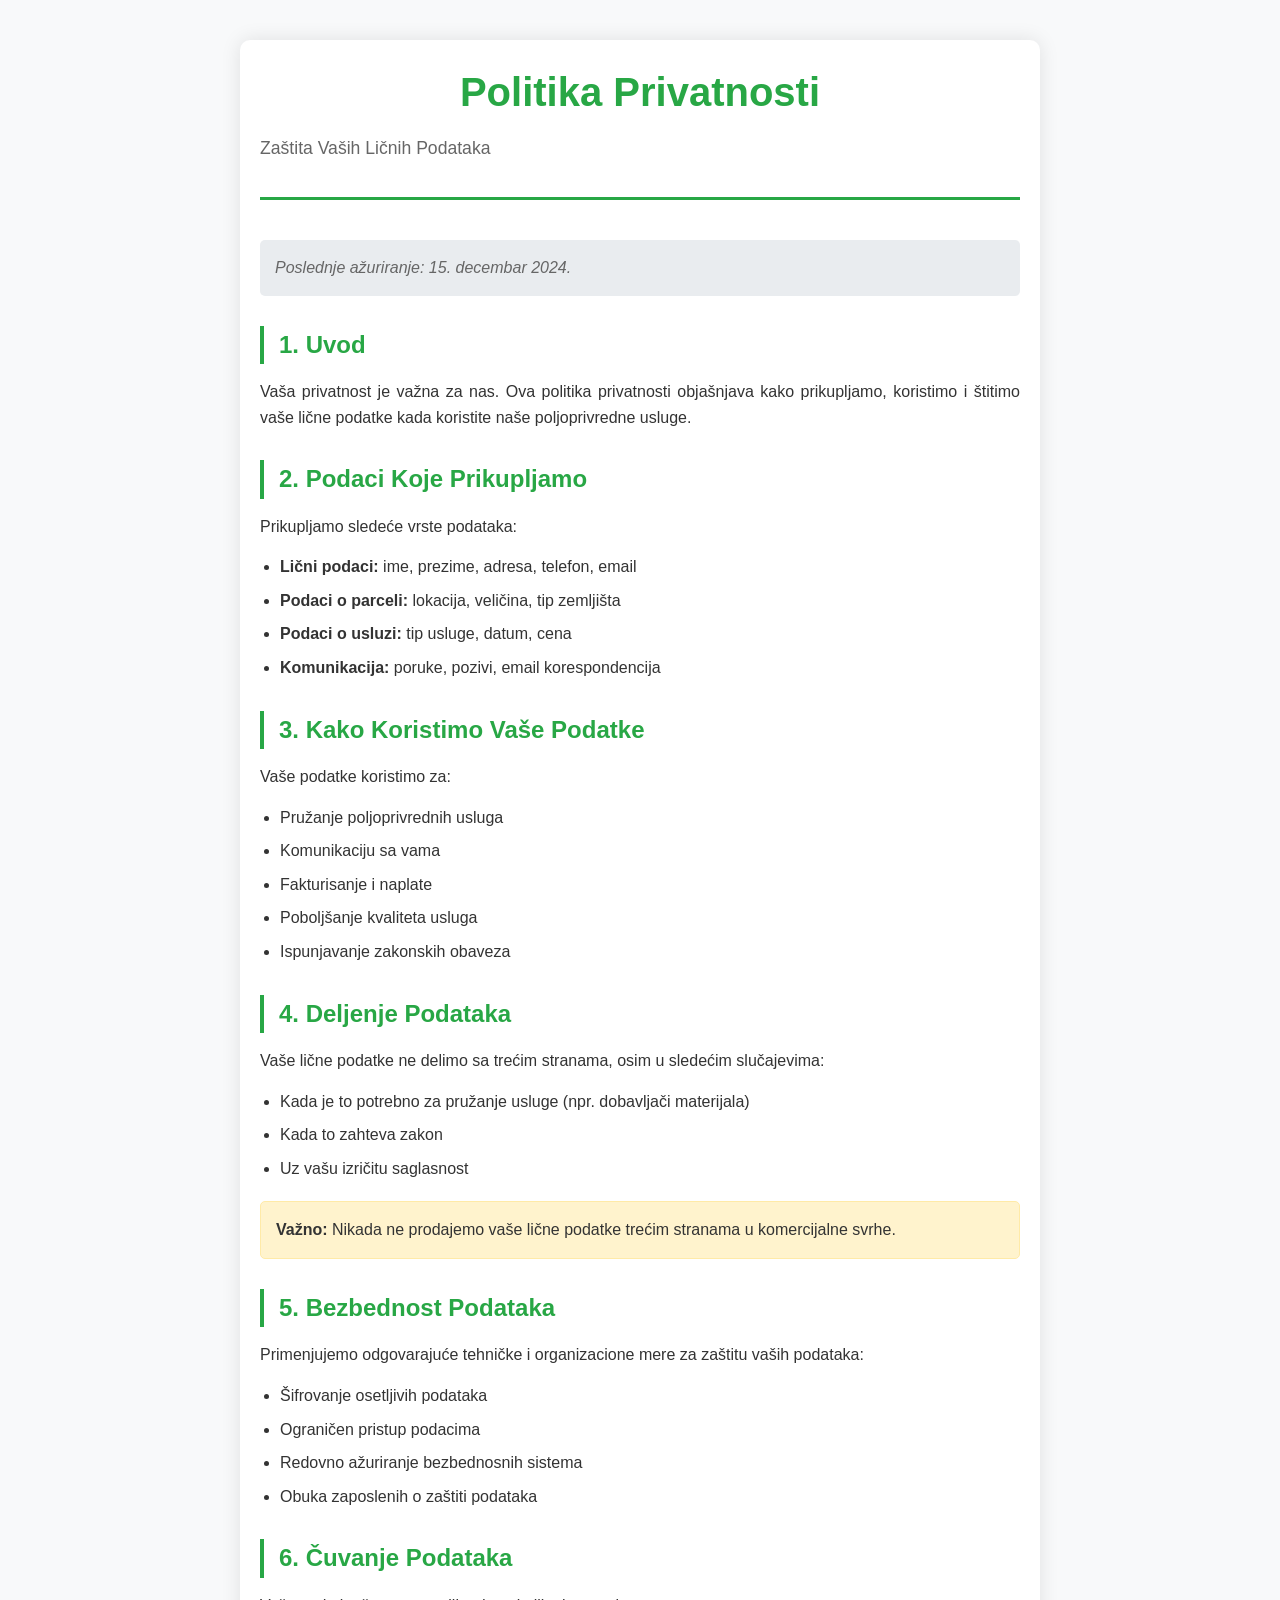
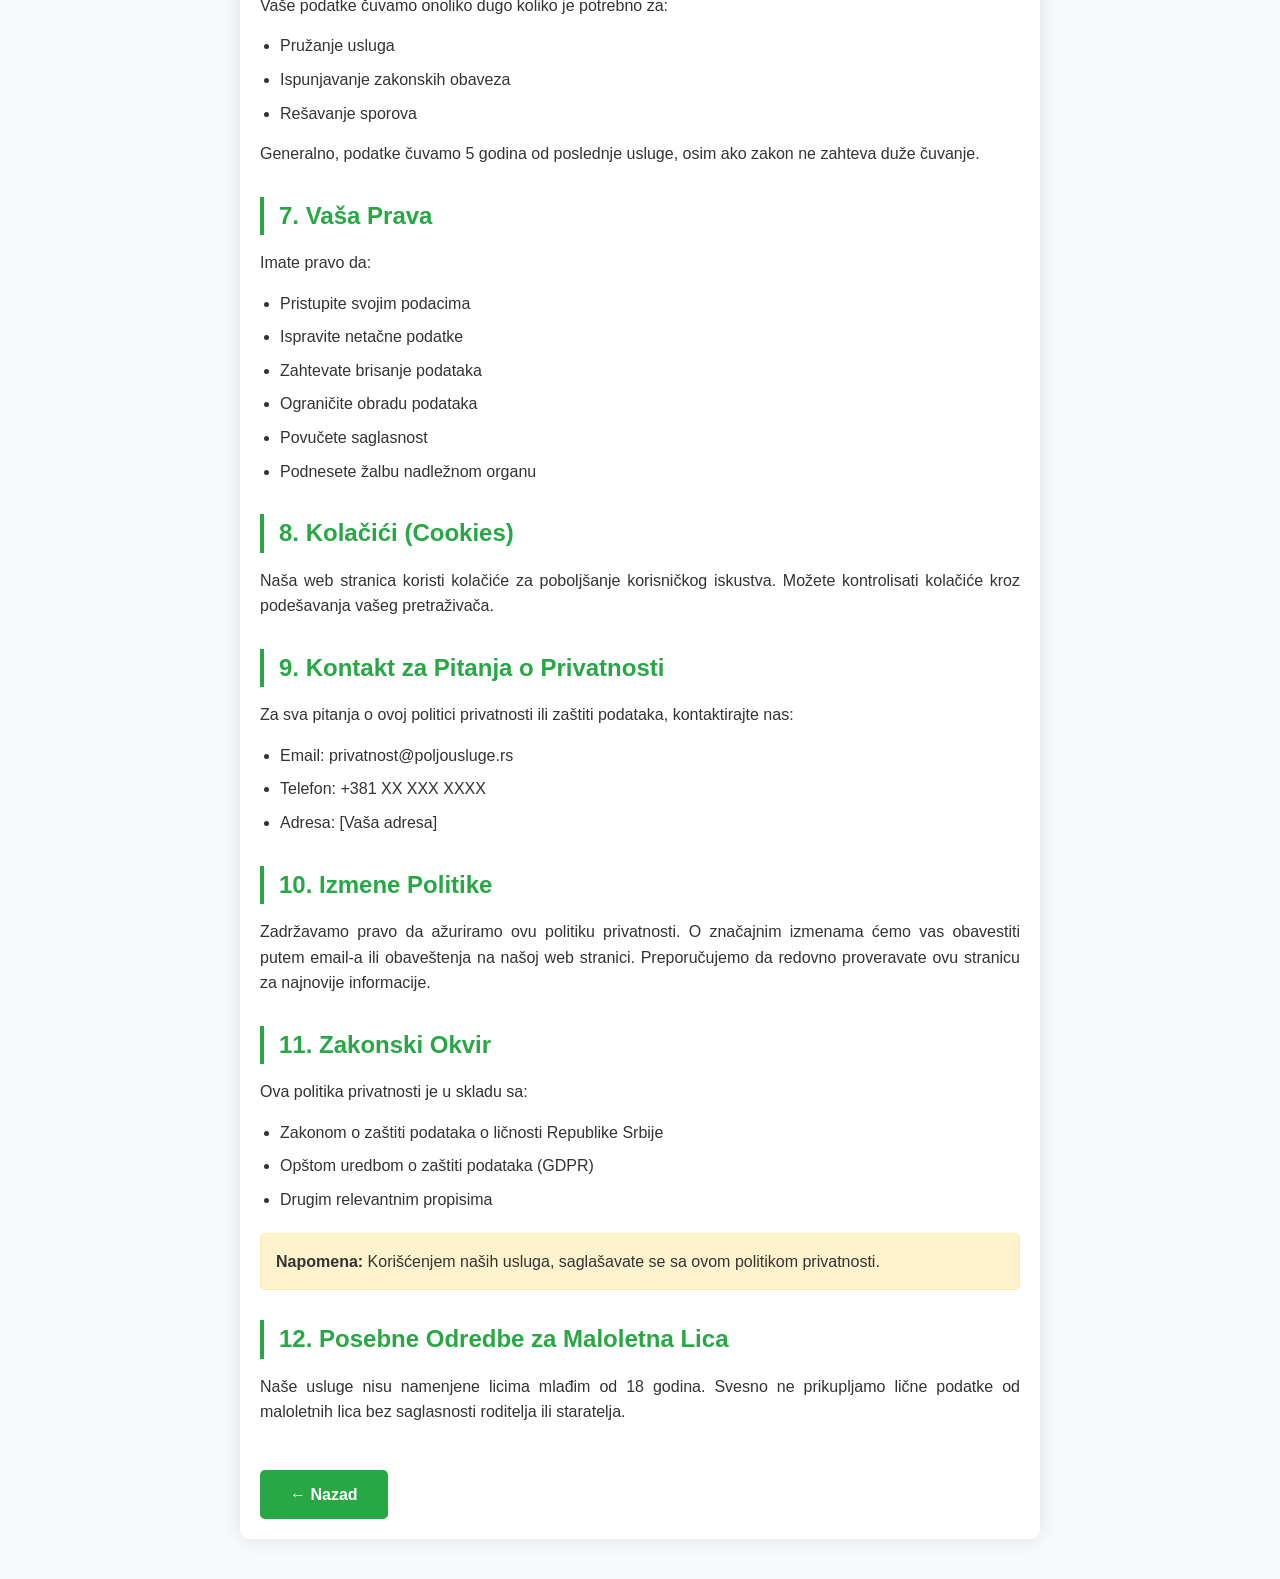
<file: politika-privatnosti.html>
<!DOCTYPE html>
<html lang="sr">
<head>
    <meta charset="UTF-8">
    <meta name="viewport" content="width=device-width, initial-scale=1.0">
    <title>Politika Privatnosti - Poljoprivredne Usluge</title>
    <style>
        * {
            margin: 0;
            padding: 0;
            box-sizing: border-box;
        }
        
        body {
            font-family: 'Arial', sans-serif;
            line-height: 1.6;
            color: #333;
            background-color: #f8f9fa;
        }
        
        .container {
            max-width: 800px;
            margin: 0 auto;
            padding: 20px;
            background-color: white;
            box-shadow: 0 0 20px rgba(0,0,0,0.1);
            border-radius: 10px;
            margin-top: 40px;
            margin-bottom: 40px;
        }
        
        .header {
            text-align: center;
            margin-bottom: 40px;
            padding-bottom: 20px;
            border-bottom: 3px solid #28a745;
        }
        
        h1 {
            color: #28a745;
            font-size: 2.5rem;
            margin-bottom: 10px;
        }
        
        .subtitle {
            color: #666;
            font-size: 1.1rem;
        }
        
        h2 {
            color: #28a745;
            margin-top: 30px;
            margin-bottom: 15px;
            font-size: 1.5rem;
            border-left: 4px solid #28a745;
            padding-left: 15px;
        }
        
        p {
            margin-bottom: 15px;
            text-align: justify;
        }
        
        ul {
            margin-left: 20px;
            margin-bottom: 15px;
        }
        
        li {
            margin-bottom: 8px;
        }
        
        .back-button {
            display: inline-block;
            background-color: #28a745;
            color: white;
            padding: 12px 30px;
            text-decoration: none;
            border-radius: 5px;
            font-weight: bold;
            margin-top: 30px;
            transition: background-color 0.3s ease;
        }
        
        .back-button:hover {
            background-color: #28a745;
        }
        
        .last-updated {
            background-color: #e9ecef;
            padding: 15px;
            border-radius: 5px;
            margin-bottom: 30px;
            font-style: italic;
            color: #666;
        }
        
        .important-note {
            background-color: #fff3cd;
            border: 1px solid #ffeaa7;
            padding: 15px;
            border-radius: 5px;
            margin: 20px 0;
        }
    </style>
</head>
<body>
    <div class="container">
        <div class="header">
            <h1>Politika Privatnosti</h1>
            <p class="subtitle">Zaštita Vaših Ličnih Podataka</p>
        </div>
        
        <div class="last-updated">
            Poslednje ažuriranje: 15. decembar 2024.
        </div>
        
        <h2>1. Uvod</h2>
        <p>Vaša privatnost je važna za nas. Ova politika privatnosti objašnjava kako prikupljamo, koristimo i štitimo vaše lične podatke kada koristite naše poljoprivredne usluge.</p>
        
        <h2>2. Podaci Koje Prikupljamo</h2>
        <p>Prikupljamo sledeće vrste podataka:</p>
        <ul>
            <li><strong>Lični podaci:</strong> ime, prezime, adresa, telefon, email</li>
            <li><strong>Podaci o parceli:</strong> lokacija, veličina, tip zemljišta</li>
            <li><strong>Podaci o usluzi:</strong> tip usluge, datum, cena</li>
            <li><strong>Komunikacija:</strong> poruke, pozivi, email korespondencija</li>
        </ul>
        
        <h2>3. Kako Koristimo Vaše Podatke</h2>
        <p>Vaše podatke koristimo za:</p>
        <ul>
            <li>Pružanje poljoprivrednih usluga</li>
            <li>Komunikaciju sa vama</li>
            <li>Fakturisanje i naplate</li>
            <li>Poboljšanje kvaliteta usluga</li>
            <li>Ispunjavanje zakonskih obaveza</li>
        </ul>
        
        <h2>4. Deljenje Podataka</h2>
        <p>Vaše lične podatke ne delimo sa trećim stranama, osim u sledećim slučajevima:</p>
        <ul>
            <li>Kada je to potrebno za pružanje usluge (npr. dobavljači materijala)</li>
            <li>Kada to zahteva zakon</li>
            <li>Uz vašu izričitu saglasnost</li>
        </ul>
        
        <div class="important-note">
            <strong>Važno:</strong> Nikada ne prodajemo vaše lične podatke trećim stranama u komercijalne svrhe.
        </div>
        
        <h2>5. Bezbednost Podataka</h2>
        <p>Primenjujemo odgovarajuće tehničke i organizacione mere za zaštitu vaših podataka:</p>
        <ul>
            <li>Šifrovanje osetljivih podataka</li>
            <li>Ograničen pristup podacima</li>
            <li>Redovno ažuriranje bezbednosnih sistema</li>
            <li>Obuka zaposlenih o zaštiti podataka</li>
        </ul>
        
        <h2>6. Čuvanje Podataka</h2>
        <p>Vaše podatke čuvamo onoliko dugo koliko je potrebno za:</p>
        <ul>
            <li>Pružanje usluga</li>
            <li>Ispunjavanje zakonskih obaveza</li>
            <li>Rešavanje sporova</li>
        </ul>
        <p>Generalno, podatke čuvamo 5 godina od poslednje usluge, osim ako zakon ne zahteva duže čuvanje.</p>
        
        <h2>7. Vaša Prava</h2>
        <p>Imate pravo da:</p>
        <ul>
            <li>Pristupite svojim podacima</li>
            <li>Ispravite netačne podatke</li>
            <li>Zahtevate brisanje podataka</li>
            <li>Ograničite obradu podataka</li>
            <li>Povučete saglasnost</li>
            <li>Podnesete žalbu nadležnom organu</li>
        </ul>
        
        <h2>8. Kolačići (Cookies)</h2>
        <p>Naša web stranica koristi kolačiće za poboljšanje korisničkog iskustva. Možete kontrolisati kolačiće kroz podešavanja vašeg pretraživača.</p>
        
        <h2>9. Kontakt za Pitanja o Privatnosti</h2>
        <p>Za sva pitanja o ovoj politici privatnosti ili zaštiti podataka, kontaktirajte nas:</p>
        <ul>
            <li>Email: privatnost@poljousluge.rs</li>
            <li>Telefon: +381 XX XXX XXXX</li>
            <li>Adresa: [Vaša adresa]</li>
        </ul>
        <h2>10. Izmene Politike</h2>
        <p>Zadržavamo pravo da ažuriramo ovu politiku privatnosti. O značajnim izmenama ćemo vas obavestiti putem email-a ili obaveštenja na našoj web stranici. Preporučujemo da redovno proveravate ovu stranicu za najnovije informacije.</p>
        
        <h2>11. Zakonski Okvir</h2>
        <p>Ova politika privatnosti je u skladu sa:</p>
        <ul>
            <li>Zakonom o zaštiti podataka o ličnosti Republike Srbije</li>
            <li>Opštom uredbom o zaštiti podataka (GDPR)</li>
            <li>Drugim relevantnim propisima</li>
        </ul>
        
        <div class="important-note">
            <strong>Napomena:</strong> Korišćenjem naših usluga, saglašavate se sa ovom politikom privatnosti.
        </div>
        
        <h2>12. Posebne Odredbe za Maloletna Lica</h2>
        <p>Naše usluge nisu namenjene licima mlađim od 18 godina. Svesno ne prikupljamo lične podatke od maloletnih lica bez saglasnosti roditelja ili staratelja.</p>
        
        <a href="javascript:history.back()" class="back-button">← Nazad</a>
    </div>
</body>
</html>
</file>
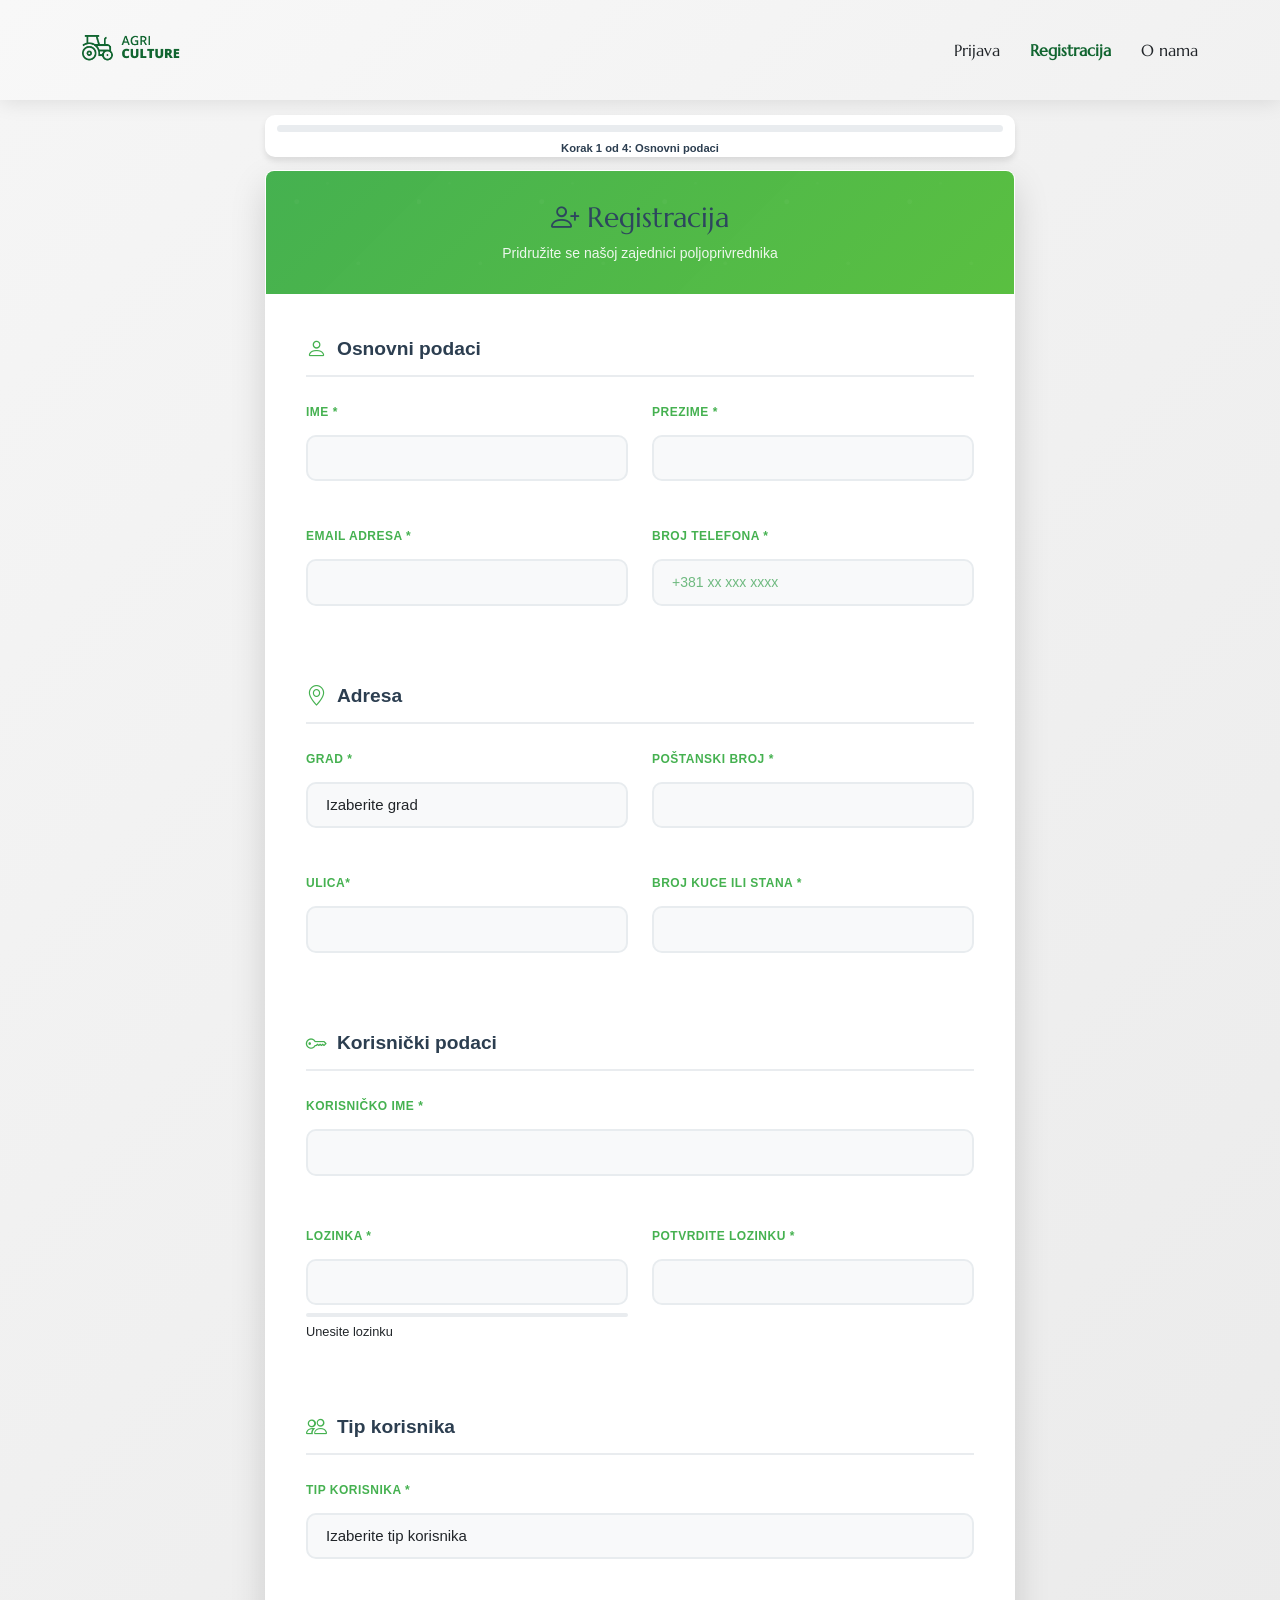
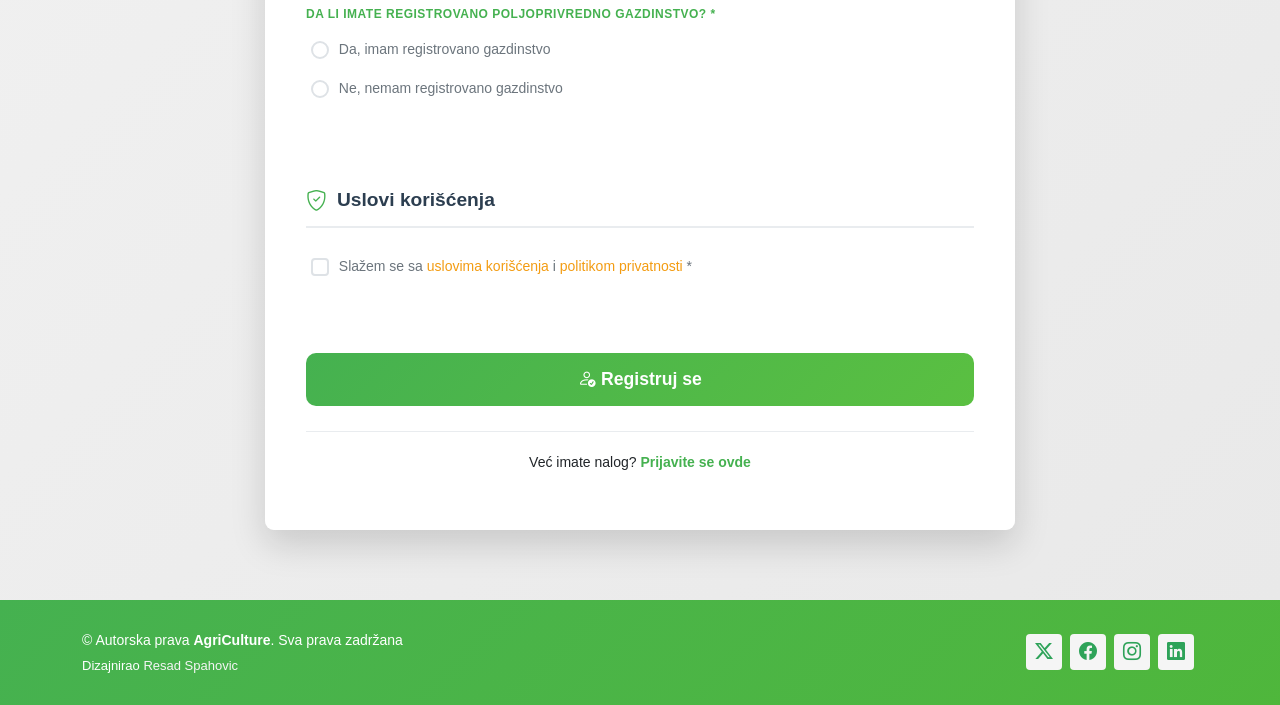
<file: register.html>
<!DOCTYPE html>
<html lang="sr">

<head>
  <meta charset="utf-8">
  <meta content="width=device-width, initial-scale=1.0" name="viewport">
  <title>Registracija - AgriCulture</title>
  <meta name="description" content="Registrujte se na AgriCulture platformi">
  <meta name="keywords" content="registracija, poljoprivreda, agriculture">

  <!-- Favicons -->
  <link href="static/img/favicon.png" rel="icon">
  <link href="static/img/apple-touch-icon.png" rel="apple-touch-icon">

  <!-- Fonts -->
  <link href="https://fonts.googleapis.com" rel="preconnect">
  <link href="https://fonts.gstatic.com" rel="preconnect" crossorigin>
  <link href="https://fonts.googleapis.com/css2?family=Open+Sans:ital,wght@0,300;0,400;0,500;0,600;0,700;0,800;1,300;1,400;1,500;1,600;1,700;1,800&family=Marcellus:wght@400&display=swap" rel="stylesheet">

  <!-- Vendor CSS Files -->
  <link href="static/vendor/bootstrap/css/bootstrap.min.css" rel="stylesheet">
  <link href="static/vendor/bootstrap-icons/bootstrap-icons.css" rel="stylesheet">
  <link href="static/vendor/aos/aos.css" rel="stylesheet">
  <link href="static/vendor/glightbox/css/glightbox.min.css" rel="stylesheet">
  <link href="static/vendor/swiper/swiper-bundle.min.css" rel="stylesheet">

  <!-- Main CSS File -->
  <link href="static/css/main.css" rel="stylesheet">
</head>

<body class="index-page">
  <header id="header" class="header d-flex align-items-center position-relative">
    <div class="container-fluid container-xl position-relative d-flex align-items-center justify-content-between">
      <a href="/" class="logo d-flex align-items-center">
        <img src="static/img/logo.png" alt="AgriCulture">
      </a>
      <nav id="navmenu" class="navmenu">
        <ul>
          <li><a href="/">Prijava</a></li>
          <li><a href="/register"class="active" >Registracija</a></li>
          <li><a href="/about">O nama</a></li>
        </ul>
        <i class="mobile-nav-toggle d-xl-none bi bi-list"></i>
      </nav>
    </div>
  </header>
  <!-- Progress Bar -->
  <div class="progress-container">
    <div class="container">
      <div class="progress-bar-custom">
        <div class="progress-fill" id="progressFill"></div>
      </div>
      <div class="progress-text" id="progressText">Korak 1 od 4: Osnovni podaci</div>
    </div>
  </div>

  <main class="main">
    <section class="register-section">
      <div class="container">
        <div class="register-container">
          <div class="register-header">
            <h2><i class="bi bi-person-plus"></i> Registracija</h2>
            <div class="subtitle">Pridružite se našoj zajednici poljoprivrednika</div>
          </div>
          
          <div class="register-form">
            <form id="registerForm" method="POST" action="/register" autocomplete="off">
              <!-- Osnovni podaci -->
              <div class="section-title">
                <i class="bi bi-person"></i> Osnovni podaci
              </div>

              <div class="row">
                <div class="col-md-6">
                  <div class="form-group">
                    <label for="firstName" class="form-label">Ime *</label>
                    <input type="text" class="form-control" id="firstName" name="firstName" data-field="required" required>
                    <div class="valid-feedback">Odlično!</div>
                    <div class="invalid-feedback">Molimo unesite vaše ime.</div>
                  </div>
                </div>

                <div class="col-md-6">
                  <div class="form-group">
                    <label for="lastName" class="form-label">Prezime *</label>
                    <input type="text" class="form-control" id="lastName" name="lastName" data-field="required" required>
                    <div class="valid-feedback">Odlično!</div>
                    <div class="invalid-feedback">Molimo unesite vaše prezime.</div>
                  </div>
                </div>
              </div>

              <div class="row">
                <div class="col-md-6">
                  <div class="form-group">
                    <label for="email" class="form-label">Email adresa *</label>
                    <input type="email" class="form-control" id="email" name="email" data-field="required" required>
                    <div class="valid-feedback">Email je u redu!</div>
                    <div class="invalid-feedback">Molimo unesite validnu email adresu.</div>
                    <div class="availability-check" id="emailAvailability"></div>
                  </div>
                </div>

                <div class="col-md-6">
                  <div class="form-group">
                    <label for="phone" class="form-label">Broj telefona *</label>
                    <input type="tel" class="form-control" id="phone" name="phone" placeholder="+381 xx xxx xxxx" data-field="required" required>
                    <div class="valid-feedback">Broj telefona je u redu!</div>
                    <div class="invalid-feedback">Molimo unesite broj telefona.</div>
                  </div>
                </div>
              </div>

              <!-- Adresa -->
              <div class="section-title">
                <i class="bi bi-geo-alt"></i> Adresa
              </div>

              <div class="row">
                <div class="col-md-6">
                  <div class="form-group">
                    <label for="city" class="form-label">Grad *</label>
                    <select class="form-control" id="city" name="city" data-field="required" required>
                      <option value="">Izaberite grad</option>
                      <option value="1" data-postal="11000">Beograd</option>
                      <option value="2" data-postal="21000">Novi Sad</option>
                      <option value="3" data-postal="18000">Niš</option>
                      <option value="4" data-postal="34000">Kragujevac</option>
                      <option value="5" data-postal="24000">Subotica</option>
                      <option value="6" data-postal="26000">Pančevo</option>
                      <option value="7" data-postal="32000">Čačak</option>
                      <option value="8" data-postal="36300">Novi Pazar</option>
                      <option value="9" data-postal="23000">Zrenjanin</option>
                      <option value="10" data-postal="16000">Leskovac</option>
                    </select>
                    <div class="valid-feedback">Odlično!</div>
                    <div class="invalid-feedback">Molimo izaberite grad.</div>
                  </div>
                </div>

                <div class="col-md-6">
                  <div class="form-group">
                    <label for="postalCode" class="form-label">Poštanski broj *</label>
                    <input type="text" class="form-control" id="postalCode" name="postalCode" readonly data-field="required" required>
                    <div class="valid-feedback">Odlično!</div>
                    <div class="invalid-feedback">Poštanski broj se automatski popunjava.</div>
                  </div>
                </div>
              </div>

                <div class="row">
                <div class="col-md-6">
                  <div class="form-group">
                    <label for="street" class="form-label">Ulica*</label>
                    <input type="text" class="form-control" id="street" name="street" data-field="required" required>
                    <div class="valid-feedback">Ulica je u redu!</div>
                    <div class="availability-check" id="emailAvailability"></div>
                  </div>
                </div>

                <div class="col-md-6">
                  <div class="form-group">
                    <label for="houseNumber" class="form-label">Broj kuce ili stana *</label>
                    <input type="text" class="form-control" id="houseNumber" name="houseNumber" data-field="required" required>
                    <div class="valid-feedback">Broj kuce ili stana je u redu!</div>
                    <div class="invalid-feedback">Molimo unesite broj kuce.</div>
                  </div>
                </div>
              </div>

              <!-- Korisnički podaci -->
              <div class="section-title">
                <i class="bi bi-key"></i> Korisnički podaci
              </div>

              <div class="form-group">
                <label for="username" class="form-label">Korisničko ime *</label>
                <input type="text" class="form-control" id="username" name="username" data-field="required" required>
                <div class="valid-feedback">Korisničko ime je u redu!</div>
                <div class="invalid-feedback">Mora imati najmanje 3 karaktera.</div>
                <div class="availability-check" id="usernameAvailability"></div>
              </div>

              <div class="row">
                <div class="col-md-6">
                  <div class="form-group">
                    <label for="password" class="form-label">Lozinka *</label>
                    <input type="password" class="form-control" id="password" name="password" data-field="required" required>
                    <div class="password-strength" id="passwordStrength">
                      <div class="strength-bar">
                        <div class="strength-fill" id="strengthFill"></div>
                      </div>
                      <div class="strength-text" id="strengthText">Unesite lozinku</div>
                    </div>
                    <div class="invalid-feedback">Lozinka mora imati najmanje 6 karaktera.</div>
                  </div>
                </div>

                <div class="col-md-6">
                  <div class="form-group">
                    <label for="confirmPassword" class="form-label">Potvrdite lozinku *</label>
                    <input type="password" class="form-control" id="confirmPassword" name="confirmPassword" data-field="required" required>
                    <div class="valid-feedback">Lozinke se poklapaju!</div>
                    <div class="invalid-feedback">Lozinke se ne poklapaju.</div>
                  </div>
                </div>
              </div>

              <!-- Tip korisnika -->
              <div class="section-title">
                <i class="bi bi-people"></i> Tip korisnika
              </div>

              <div class="form-group">
                <label for="userType" class="form-label">Tip korisnika *</label>
                <select class="form-control" id="userType" name="userType" data-field="required" required>
                  <option value="">Izaberite tip korisnika</option>
                  <option value="1">Kupac</option>
                  <option value="2">Poljoprivrednik</option>
                  <option value="3">Dobavljač</option>
                  <option value="4">Savetnik</option>
                </select>
                <div class="valid-feedback">Odlično!</div>
                <div class="invalid-feedback">Molimo izaberite tip korisnika.</div>
              </div>

              <!-- Gazdinstvo -->
              <div class="form-group">
                <label class="form-label">Da li imate registrovano poljoprivredno gazdinstvo? *</label>
                <div class="form-check">
                  <input class="form-check-input" type="radio" name="hasFarm" id="hasFarmYes" value="1" data-field="required" required>
                  <label class="form-check-label" for="hasFarmYes">
                    Da, imam registrovano gazdinstvo
                  </label>
                </div>
                <div class="form-check">
                  <input class="form-check-input" type="radio" name="hasFarm" id="hasFarmNo" value="0" data-field="required" required>
                  <label class="form-check-label" for="hasFarmNo">
                    Ne, nemam registrovano gazdinstvo
                  </label>
                </div>
                <div class="invalid-feedback">Molimo izaberite opciju.</div>
              </div>

              <!-- Podaci o gazdinstvu -->
              <div class="farm-fields" id="farmFields">
                <div class="section-title">
                  <i class="bi bi-house"></i> Podaci o gazdinstvu
                </div>

                <div class="row">
                  <div class="col-md-6">
                    <div class="form-group">
                      <label for="rpgNumber" class="form-label">RPG broj *</label>
                      <input type="text" class="form-control" id="rpgNumber" name="rpgNumber" placeholder="npr. 1234567890123" data-field="farm">
                      <div class="valid-feedback">RPG broj je u redu!</div>
                      <div class="invalid-feedback">Molimo unesite RPG broj (13 cifara).</div>
                      <div class="availability-check" id="rpgAvailability"></div>
                    </div>
                  </div>

                  <div class="col-md-6">
                    <div class="form-group">
                      <label for="farmId" class="form-label">ID gazdinstva *</label>
                      <input type="text" class="form-control" id="farmId" name="farmId" placeholder="npr. RS-12345" data-field="farm">
                      <div class="valid-feedback">Odlično!</div>
                      <div class="invalid-feedback">Molimo unesite ID gazdinstva.</div>
                    </div>
                  </div>
                </div>

                <div class="form-group">
                  <label for="farmName" class="form-label">Naziv gazdinstva *</label>
                  <input type="text" class="form-control" id="farmName" name="farmName" placeholder="Naziv vašeg gazdinstva" data-field="farm">
                  <div class="valid-feedback">Odlično!</div>
                  <div class="invalid-feedback">Molimo unesite naziv gazdinstva.</div>
                </div>

                <div class="row">
                  <div class="col-md-6">
                    <div class="form-group">
                      <label for="farmSize" class="form-label">Veličina gazdinstva (hektari) *</label>
                      <input type="number" class="form-control" id="farmSize" name="farmSize" placeholder="npr. 10.5" step="0.1" min="0" data-field="farm">
                      <div class="valid-feedback">Odlično!</div>
                      <div class="invalid-feedback">Molimo unesite veličinu gazdinstva.</div>
                    </div>
                  </div>

                  <div class="col-md-6">
                    <div class="form-group">
                      <label for="farmType" class="form-label">Tip gazdinstva *</label>
                      <select class="form-control" id="farmType" name="farmType" data-field="farm">
                        <option value="">Izaberite tip gazdinstva</option>
                        <option value="1">Fizičko lice</option>
                        <option value="2">Pravno lice</option>
                        <option value="3">Preduzetnik</option>
                      </select>
                      <div class="valid-feedback">Odlično!</div>
                      <div class="invalid-feedback">Molimo izaberite tip gazdinstva.</div>
                    </div>
                  </div>
                </div>

                <div class="row">
                  <div class="col-md-6">
                    <div class="form-group">
                      <label for="cropTypes" class="form-label">Vrste useva *</label>
                      <select class="form-control" id="cropTypes" name="cropTypes" data-field="farm">
                        <option value="">Izaberite glavne useve</option>
                        <option value="1">Žitarice (pšenica, kukuruz, ječam)</option>
                        <option value="2">Industrijske biljke (suncokret, soja, šećerna repa)</option>
                        <option value="3">Povrće (paradajz, paprika, krastavac)</option>
                        <option value="4">Voće (jabuka, šljiva, grožđe)</option>
                        <option value="5">Stočarstvo (goveda, svinje, ovce)</option>
                        <option value="6">Živinarstvo (kokoške, ćurke, patke)</option>
                        <option value="7">Mešovito gazdinstvo</option>
                      </select>
                      <div class="valid-feedback">Odlično!</div>
                      <div class="invalid-feedback">Molimo izaberite vrste useva.</div>
                    </div>
                  </div>

                  <div class="col-md-6">
                    <div class="form-group">
                      <label for="productionType" class="form-label">Tip proizvodnje *</label>
                      <select class="form-control" id="productionType" name="productionType" data-field="farm">
                        <option value="">Izaberite tip proizvodnje</option>
                        <option value="1">Konvencionalna proizvodnja</option>
                        <option value="2">Organska proizvodnja</option>
                        <option value="3">Integrisana proizvodnja</option>
                        <option value="4">Tradicionalna proizvodnja</option>
                      </select>
                      <div class="valid-feedback">Odlično!</div>
                      <div class="invalid-feedback">Molimo izaberite tip proizvodnje.</div>
                    </div>
                  </div>
                </div>

                <div class="row">
                  <div class="col-md-6">
                    <div class="form-group">
                      <label for="annualProduction" class="form-label">Godišnja proizvodnja (tone) *</label>
                      <input type="number" class="form-control" id="annualProduction" name="annualProduction" placeholder="npr. 50" min="0" step="0.1" data-field="farm">
                      <div class="valid-feedback">Odlično!</div>
                      <div class="invalid-feedback">Molimo unesite godišnju proizvodnju.</div>
                    </div>
                  </div>

                <div class="col-md-6">
                  <div class="form-group">
                    <label for="employeeCount" class="form-label">Broj zaposlenih</label>
                    <input 
                      type="number" 
                      class="form-control" 
                      id="employeeCount" 
                      name="employeeCount" 
                      placeholder="npr. 5" 
                      min="0" 
                      step="1" 
                      required
                      oninput="validity.valid||(this.value='');"
                    >
                    <small class="form-text text-muted">Uključujući vlasnika/vlasnike</small>
                  </div>
                </div>

                <div class="form-group" style="width: 94%; margin: 0 auto;">
                  <label for="description" class="form-label">Opis gazdinstva</label>
                  <textarea class="form-control" id="description" name="description" rows="3" placeholder="Kratko opišite vaše gazdinstvo i glavne aktivnosti..."></textarea>
                </div>
              </div>
              </div>
              <!-- Uslovi korišćenja -->
              <div class="section-title">
                <i class="bi bi-shield-check"></i> Uslovi korišćenja
              </div>

              <div class="form-group">
                <div class="form-check">
                  <input class="form-check-input" type="checkbox" id="terms" name="terms" data-field="required" required>
                  <label class="form-check-label" for="terms">
                    Slažem se sa <a href="/terms">uslovima korišćenja</a> i <a href="/conditions">politikom privatnosti</a> *
                  </label>
                  <div class="invalid-feedback">Morate prihvatiti uslove korišćenja.</div>
                </div>
              </div>

              <button type="submit" class="btn btn-register" id="submitBtn">
                <span id="submitText"><i class="bi bi-person-check"></i> Registruj se</span>
                <span id="submitLoading" style="display: none;"><span class="loading"></span> Registracija u toku...</span>
              </button>
            </form>

            <div class="login-link">
              <p style="font-size: 14px;">Već imate nalog? <a href="/">Prijavite se ovde</a></p>
            </div>
          </div>
        </div>
      </div>
    </section>
  </main>

  <footer id="footer" class="footer dark-background">
    <div class="copyright text-center">
      <div class="container d-flex flex-column flex-lg-row justify-content-center justify-content-lg-between align-items-center">
        <div class="d-flex flex-column align-items-center align-items-lg-start">
          <div>
            © Autorska prava <strong><span>AgriCulture</span></strong>. Sva prava zadržana
          </div>
          <div class="credits">
            Dizajnirao <a href="https://resadspahovic.netlify.app/">Resad Spahovic</a>
          </div>
        </div>
        <div class="social-links order-first order-lg-last mb-3 mb-lg-0">
          <a href="" title="Twitter"><i class="bi bi-twitter-x"></i></a>
          <a href="" title="Facebook"><i class="bi bi-facebook"></i></a>
          <a href="" title="Instagram"><i class="bi bi-instagram"></i></a>
          <a href="" title="LinkedIn"><i class="bi bi-linkedin"></i></a>
        </div>
      </div>
    </div>
  </footer>

  <!-- Scroll Top -->
  <a href="#" id="scroll-top" class="scroll-top d-flex align-items-center justify-content-center" style="background-color: #28a745;">
    <i class="bi bi-arrow-up-short"></i>
  </a>

  <!-- Preloader -->
  <div id="preloader"></div>

  <!-- Vendor JS Files -->
  <script src="static/vendor/bootstrap/js/bootstrap.bundle.min.js"></script>
  <script src="static/vendor/aos/aos.js"></script>
  <script src="static/vendor/glightbox/js/glightbox.min.js"></script>
  <script src="static/vendor/swiper/swiper-bundle.min.js"></script>

  <!-- Main JS File -->
  <script src="static/js/main.js"></script>

  <script>
   window.onload = () => {
    document.querySelector("form").reset();
  };

    document.addEventListener('DOMContentLoaded', function() {
      const form = document.getElementById('registerForm');
      const progressFill = document.getElementById('progressFill');
      const progressText = document.getElementById('progressText');
      const farmFields = document.getElementById('farmFields');
      const submitBtn = document.getElementById('submitBtn');
      const submitText = document.getElementById('submitText');
      const submitLoading = document.getElementById('submitLoading');

      // Auto-populate postal code based on city selection
      document.getElementById('city').addEventListener('change', function() {
        const selectedOption = this.options[this.selectedIndex];
        const postalCode = selectedOption.getAttribute('data-postal');
        const postalCodeField = document.getElementById('postalCode');
        
        if (postalCode) {
          postalCodeField.value = postalCode;
          validateField(postalCodeField);
        } else {
          postalCodeField.value = '';
        }
      });

      // Show/hide farm fields based on farm ownership
      function toggleFarmFields() {
        const hasFarmYes = document.getElementById('hasFarmYes');
        const hasFarmNo = document.getElementById('hasFarmNo');
        
        if (hasFarmYes.checked) {
          farmFields.classList.add('show');
          // Make farm fields required
          const farmInputs = farmFields.querySelectorAll('input[data-field="farm"], select[data-field="farm"]');
          farmInputs.forEach(input => {
            if (!input.hasAttribute('data-optional')) {
              input.setAttribute('required', 'required');
            }
          });
        } else if (hasFarmNo.checked) {
          farmFields.classList.remove('show');
          // Remove required attribute from farm fields
          const farmInputs = farmFields.querySelectorAll('input[data-field="farm"], select[data-field="farm"]');
          farmInputs.forEach(input => {
            input.removeAttribute('required');
            input.classList.remove('is-valid', 'is-invalid');
          });
        }
        updateProgress();
      }

      // Add event listeners for farm radio buttons
      document.getElementById('hasFarmYes').addEventListener('change', toggleFarmFields);
      document.getElementById('hasFarmNo').addEventListener('change', toggleFarmFields);

      // Progress calculation
      function updateProgress() {
        const allFields = form.querySelectorAll('input[required], select[required]');
        const farmFieldsVisible = farmFields.classList.contains('show');
        
        let totalFields = 0;
        let completedFields = 0;
        
        allFields.forEach(field => {
          // Skip farm fields if not visible
          if (field.getAttribute('data-field') === 'farm' && !farmFieldsVisible) {
            return;
          }
          
          totalFields++;
          
          if (field.type === 'radio') {
            const radioGroup = form.querySelectorAll(`input[name="${field.name}"]`);
            const isChecked = Array.from(radioGroup).some(radio => radio.checked);
            if (isChecked) completedFields++;
          } else if (field.type === 'checkbox') {
            if (field.checked) completedFields++;
          } else {
            if (field.value.trim() !== '') completedFields++;
          }
        });

        const progress = totalFields > 0 ? (completedFields / totalFields) * 100 : 0;
        progressFill.style.width = progress + '%';
        
        // Update progress text based on completion
        if (progress < 25) {
          progressText.textContent = 'Korak 1 od 4: Osnovni podaci';
        } else if (progress < 50) {
          progressText.textContent = 'Korak 2 od 4: Adresa i kontakt';
        } else if (progress < 75) {
          progressText.textContent = 'Korak 3 od 4: Korisnički podaci';
        } else if (progress < 100) {
          progressText.textContent = 'Korak 4 od 4: Finalizacija';
        } else {
          progressText.textContent = 'Forma je kompletna - spremna za slanje!';
        }
      }

      // Add typing indicators
      form.addEventListener('input', function(e) {
        if (e.target.matches('input[type="text"], input[type="email"], input[type="tel"], input[type="password"], input[type="number"], textarea')) {
          e.target.classList.add('user-typing');
          e.target.classList.remove('user-interacted');
          
          // Remove typing class after user stops typing
          clearTimeout(e.target.typingTimer);
          e.target.typingTimer = setTimeout(() => {
            e.target.classList.remove('user-typing');
            e.target.classList.add('user-interacted');
            validateField(e.target);
          }, 500);
        }
      });

      // Field validation function
      function validateField(field) {
        const fieldName = field.name || field.id;
        let isValid = true;
        let message = '';

        // Clear previous validation classes
        field.classList.remove('is-valid', 'is-invalid');

        // Skip validation for optional fields that are empty
        if (!field.hasAttribute('required') && field.value.trim() === '') {
          updateProgress();
          return true;
        }

        switch (fieldName) {
          case 'firstName':
          case 'lastName':
            isValid = field.value.trim().length >= 2;
            message = isValid ? 'Odlično!' : 'Mora imati najmanje 2 karaktera.';
            break;

          case 'email':
  const emailRegex = /^[^\s@]+@[^\s@]+\.[^\s@]+$/;
  isValid = emailRegex.test(field.value);
  message = isValid ? 'Email je u redu!' : 'Molimo unesite validnu email adresu.';

  const emailAvailabilityDiv = document.getElementById('emailAvailability');
  if (isValid) {
    checkEmailAvailability(field.value);
  } else {
    // Resetuj availability poruku
    emailAvailabilityDiv.textContent = '';
    emailAvailabilityDiv.className = 'availability-check';
  }
  break;


          case 'phone':
            const phoneRegex = /^(\+381|0)[0-9]{8,9}$/;
            isValid = phoneRegex.test(field.value.replace(/\s/g, ''));
            message = isValid ? 'Broj telefona je u redu!' : 'Unesite u redu broj telefona.';
            break;

          case 'city':
          case 'userType':
          case 'farmType':
          case 'cropTypes':
          case 'productionType':
          case 'street':
          case 'houseNumber':
            isValid = field.value !== '';
            message = isValid ? 'Odlično!' : 'Molimo napravite izbor.';
            break;

          case 'postalCode':
            isValid = field.value.trim().length === 5;
            message = isValid ? 'Odlično!' : 'Poštanski broj mora imati 5 cifara.';
            break;


         case 'username':
  isValid = field.value.trim().length >= 3;
  message = isValid ? 'Korisničko ime je u redu!' : 'Mora imati najmanje 3 karaktera.';

  const usernameAvailabilityDiv = document.getElementById('usernameAvailability');
  if (isValid) {
    checkUsernameAvailability(field.value);
  } else {
    // Resetuj availability poruku
    usernameAvailabilityDiv.textContent = '';
    usernameAvailabilityDiv.className = 'availability-check';
  }
  break;

          case 'username':
            isValid = field.value.trim().length >= 3;
            message = isValid ? 'Korisničko ime je u redu!' : 'Mora imati najmanje 3 karaktera.';
            if (isValid) {
              checkUsernameAvailability(field.value);
            }
            break;


          case 'password':
            isValid = field.value.length >= 6;
            message = isValid ? 'Lozinka je prihvaćena!' : 'Mora imati najmanje 6 karaktera.';
            updatePasswordStrength(field.value);
            // Also validate confirm password if it has value
            const confirmPassword = document.getElementById('confirmPassword');
            if (confirmPassword.value) {
              validateField(confirmPassword);
            }
            break;

          case 'confirmPassword':
            const password = document.getElementById('password').value;
            isValid = field.value === password && field.value.length > 0;
            message = isValid ? 'Lozinke se poklapaju!' : 'Lozinke se ne poklapaju.';
            break;

          case 'rpgNumber':
  const rpgAvailabilityDiv = document.getElementById('rpgAvailability');

  if (farmFields.classList.contains('show')) {
    const rpgRegex = /^[0-9]{13}$/;
    isValid = rpgRegex.test(field.value);
    message = isValid ? 'RPG broj je u redu!' : 'RPG broj mora imati tačno 13 cifara.';

    if (isValid) {
      checkRpgAvailability(field.value);
    } else {
      // Resetuj availability poruku
      rpgAvailabilityDiv.textContent = '';
      rpgAvailabilityDiv.className = 'availability-check';
    }
  }
  break;


          case 'farmId':
          case 'farmName':
            if (farmFields.classList.contains('show')) {
              isValid = field.value.trim().length >= 2;
              message = isValid ? 'Odlično!' : 'Mora imati najmanje 2 karaktera.';
            }
            break;

          case 'farmSize':
          case 'annualProduction':
            if (farmFields.classList.contains('show')) {
              isValid = field.value && parseFloat(field.value) > 0;
              message = isValid ? 'Odlično!' : 'Vrednost mora biti veća od 0.';
            }
            break;

          case 'hasFarm':
            const hasFarmChecked = form.querySelector('input[name="hasFarm"]:checked');
            isValid = hasFarmChecked !== null;
            break;

          case 'terms':
            isValid = field.checked;
            break;

          default:
            if (field.hasAttribute('required')) {
              isValid = field.value.trim() !== '';
            }
        }

        // Apply validation classes and messages
        if (field.type === 'radio') {
          const radioGroup = form.querySelectorAll(`input[name="${fieldName}"]`);
          const groupContainer = radioGroup[0].closest('.form-group');
          const invalidFeedback = groupContainer.querySelector('.invalid-feedback');
          
          if (isValid) {
            radioGroup.forEach(radio => {
              radio.classList.remove('is-invalid');
              radio.classList.add('is-valid');
            });
            if (invalidFeedback) invalidFeedback.style.display = 'none';
          } else {
            radioGroup.forEach(radio => {
              radio.classList.remove('is-valid');
              radio.classList.add('is-invalid');
            });
            if (invalidFeedback) invalidFeedback.style.display = 'block';
          }
        } else {
          if (isValid) {
            field.classList.add('is-valid');
            field.classList.remove('is-invalid');
          } else {
            field.classList.add('is-invalid');
            field.classList.remove('is-valid');
          }

          // Update feedback message
          const validFeedback = field.parentNode.querySelector('.valid-feedback');
          const invalidFeedback = field.parentNode.querySelector('.invalid-feedback');
          
          if (validFeedback && isValid) {
            validFeedback.textContent = message;
          }
          if (invalidFeedback && !isValid) {
            invalidFeedback.textContent = message;
          }
        }

        updateProgress();
        return isValid;
      }

      // Password strength checker
      function updatePasswordStrength(password) {
        const strengthFill = document.getElementById('strengthFill');
        const strengthText = document.getElementById('strengthText');
        
        if (!password) {
          strengthFill.className = 'strength-fill';
          strengthText.textContent = 'Unesite lozinku';
          return;
        }

        let score = 0;
        let feedback = [];

        // Length check
        if (password.length >= 8) score += 1;
        else feedback.push('najmanje 8 karaktera');

        // Uppercase check
        if (/[A-Z]/.test(password)) score += 1;
        else feedback.push('veliko slovo');

        // Lowercase check
        if (/[a-z]/.test(password)) score += 1;
        else feedback.push('malo slovo');

        // Number check
        if (/[0-9]/.test(password)) score += 1;
        else feedback.push('broj');

        // Special character check
        if (/[^A-Za-z0-9]/.test(password)) score += 1;
        else feedback.push('specijalni karakter');

        // Update visual indicator
        strengthFill.className = 'strength-fill';
        
        if (score <= 1) {
          strengthFill.classList.add('strength-weak');
          strengthText.textContent = 'Slaba lozinka';
          strengthText.style.color = 'var(--danger-color)';
        } else if (score <= 2) {
          strengthFill.classList.add('strength-fair');
          strengthText.textContent = 'Osrednja lozinka';
          strengthText.style.color = 'var(--warning-color)';
        } else if (score <= 3) {
          strengthFill.classList.add('strength-good');
          strengthText.textContent = 'Dobra lozinka';
          strengthText.style.color = 'var(--info-color)';
        } else {
          strengthFill.classList.add('strength-strong');
          strengthText.textContent = 'Jaka lozinka';
          strengthText.style.color = 'var(--success-color)';
        }

        if (feedback.length > 0 && score < 4) {
          strengthText.textContent += ` (dodajte: ${feedback.join(', ')})`;
        }
      }

           function checkEmailAvailability(email) {
        const availabilityDiv = document.getElementById('emailAvailability');
        availabilityDiv.className = 'availability-check checking';
        availabilityDiv.textContent = 'Proverava se dostupnost...';

        fetch('/check-field', {
          method: 'POST',
          headers: { 'Content-Type': 'application/json' },
          body: JSON.stringify({ field: 'email', value: email })
        })
        .then(res => res.json())
        .then(data => {
          if (data.exists) {
            availabilityDiv.className = 'availability-check unavailable';
            availabilityDiv.innerHTML = '<i class="bi bi-x-circle"></i> Email je već registrovan';
            document.getElementById('email').classList.remove('is-valid');
          } else {
            availabilityDiv.className = 'availability-check available';
            availabilityDiv.innerHTML = '<i class="bi bi-check-circle"></i> Email je dostupan';
          }
        })
        .catch(() => {
            availabilityDiv.className = 'availability-check available';
            availabilityDiv.innerHTML = '<i class="bi bi-check-circle"></i> Email je dostupan';
        });
      }

            function checkUsernameAvailability(username) {
        const availabilityDiv = document.getElementById('usernameAvailability');
        availabilityDiv.className = 'availability-check checking';
        availabilityDiv.textContent = 'Proverava se dostupnost...';

        fetch('/check-field', {
          method: 'POST',
          headers: { 'Content-Type': 'application/json' },
          body: JSON.stringify({ field: 'username', value: username })
        })
        
        .then(res => res.json())
        .then(data => {
          
          if (data.exists) {
            availabilityDiv.className = 'availability-check unavailable';
            availabilityDiv.innerHTML = '<i class="bi bi-x-circle"></i> Korisničko ime je zauzeto';
            document.getElementById('username').classList.add('is-invalid');
            document.getElementById('username').classList.remove('is-valid');
          } else {
            availabilityDiv.className = 'availability-check available';
            availabilityDiv.innerHTML = '<i class="bi bi-check-circle"></i> Korisničko ime je dostupno';
          }
        })
        .catch(() => {
            availabilityDiv.className = 'availability-check available';
            availabilityDiv.innerHTML = '<i class="bi bi-check-circle"></i> Korisničko ime je dostupno';
        });
      }


           function checkRpgAvailability(rpgNumber) {
           const availabilityDiv = document.getElementById('rpgAvailability');
           availabilityDiv.className = 'availability-check checking';
           availabilityDiv.textContent = 'Proverava se RPG broj...';

           fetch('/check-field', {
             method: 'POST',
             headers: { 'Content-Type': 'application/json' },
             body: JSON.stringify({ field: 'rpgNumber', value: rpgNumber })
           })
           .then(res => res.json())
           .then(data => {
             if (data.exists) {
               availabilityDiv.className = 'availability-check unavailable';
               availabilityDiv.innerHTML = '<i class="bi bi-x-circle"></i> RPG broj je već registrovan';
               document.getElementById('rpgNumber').classList.add('is-invalid');
               document.getElementById('rpgNumber').classList.remove('is-valid');
             } else {
               availabilityDiv.className = 'availability-check available';
               availabilityDiv.innerHTML = '<i class="bi bi-check-circle"></i> RPG broj je dostupan';
             }
           })
           .catch(() => {
                availabilityDiv.className = 'availability-check available';
               availabilityDiv.innerHTML = '<i class="bi bi-check-circle"></i> RPG broj je dostupan';
           });
          }         


      // Add event listeners for real-time validation
      const fieldsToValidate = form.querySelectorAll('input, select, textarea');
      fieldsToValidate.forEach(field => {
        // Validate on blur (when user leaves field)
        field.addEventListener('blur', function() {
          if (this.classList.contains('user-interacted') || this.value.trim() !== '') {
            validateField(this);
          }
        });

        // Validate on change for select and radio/checkbox
        if (field.type === 'radio' || field.type === 'checkbox' || field.tagName === 'SELECT') {
          field.addEventListener('change', function() {
            validateField(this);
          });
        }
      });

      // Form submission
      form.addEventListener('submit', function(e) {
        
        // Validate all required fields
        let isFormValid = true;
        const allFields = form.querySelectorAll('input, select, textarea');
        
        allFields.forEach(field => {
          if (field.hasAttribute('required') || field.value.trim() !== '') {
            // Skip farm fields if not visible
            if (field.getAttribute('data-field') === 'farm' && !farmFields.classList.contains('show')) {
              return;
            }
            
            if (!validateField(field)) {
              isFormValid = false;
            }
          }
        });

        // Check radio groups separately
        const radioGroups = ['hasFarm'];
        radioGroups.forEach(groupName => {
          const checkedRadio = form.querySelector(`input[name="${groupName}"]:checked`);
          if (!checkedRadio) {
            isFormValid = false;
            const radioInputs = form.querySelectorAll(`input[name="${groupName}"]`);
            radioInputs.forEach(radio => {
              radio.classList.add('is-invalid');
            });
          }
        });

        // Check availability status
        const emailAvailability = document.getElementById('emailAvailability');
        const usernameAvailability = document.getElementById('usernameAvailability');
        const rpgAvailability = document.getElementById('rpgAvailability');

        if (emailAvailability.classList.contains('unavailable') ||
            usernameAvailability.classList.contains('unavailable') ||
            (farmFields.classList.contains('show') && rpgAvailability.classList.contains('unavailable'))) {
          isFormValid = false;
        }

        if (!isFormValid) {
          // Scroll to first invalid field
          const firstInvalid = form.querySelector('.is-invalid');
          if (firstInvalid) {
            firstInvalid.scrollIntoView({ behavior: 'smooth', block: 'center' });
            firstInvalid.focus();
          }
          return;
        }

        // Show loading state
        submitBtn.disabled = true;
        submitText.style.display = 'none';
        submitLoading.style.display = 'inline-block';

        // Simulate form submission
        setTimeout(() => {
          // Collect form data
          const formData = new FormData(form);
          const data = Object.fromEntries(formData.entries());
          
          console.log('Form data:', data);
          
          // Show success message
          alert('Registracija je uspešno završena! Proverite email za aktivaciju naloga.');
          
          // Reset form
          form.reset();
          progressFill.style.width = '0%';
          progressText.textContent = 'Korak 1 od 4: Osnovni podaci';
          farmFields.classList.remove('show');
          
          // Clear validation classes
          allFields.forEach(field => {
            field.classList.remove('is-valid', 'is-invalid', 'user-interacted', 'user-typing');
          });
          
          // Clear availability checks
          document.querySelectorAll('.availability-check').forEach(div => {
            div.textContent = '';
            div.className = 'availability-check';
          });
          
          // Reset password strength
          document.getElementById('strengthFill').className = 'strength-fill';
          document.getElementById('strengthText').textContent = 'Unesite lozinku';
          
          // Reset button
          submitBtn.disabled = false;
          submitText.style.display = 'inline-block';
          submitLoading.style.display = 'none';
          
        }, 2000);
      });

      // Initialize progress
      updateProgress();

      // Add smooth scrolling for better UX
      const sections = document.querySelectorAll('.section-title');
      sections.forEach(section => {
        section.addEventListener('click', function() {
          this.scrollIntoView({ behavior: 'smooth', block: 'start' });
        });
      });

      // Auto-save form data to localStorage (optional)
      function saveFormData() {
        const formData = new FormData(form);
        const data = Object.fromEntries(formData.entries());
        localStorage.setItem('registerFormData', JSON.stringify(data));
      }

      function loadFormData() {
        const savedData = localStorage.getItem('registerFormData');
        if (savedData) {
          try {
            const data = JSON.parse(savedData);
            Object.keys(data).forEach(key => {
              const field = form.querySelector(`[name="${key}"]`);
              if (field) {
                if (field.type === 'radio' || field.type === 'checkbox') {
                  if (field.value === data[key]) {
                    field.checked = true;
                  }
                } else {
                  field.value = data[key];
                }
              }
            });
            
            // Trigger change events to update UI
            toggleFarmFields();
            updateProgress();
          } catch (e) {
            console.error('Error loading saved form data:', e);
          }
        }
      }

      // Auto-save every 30 seconds
      setInterval(saveFormData, 30000);

      // Load saved data on page load
      loadFormData();

      // Clear saved data on successful submission
      form.addEventListener('submit', function() {
        localStorage.removeItem('registerFormData');
      });
    });

    // Initialize AOS animations
    if (typeof AOS !== 'undefined') {
      AOS.init({
        duration: 600,
        easing: 'ease-in-out',
        once: true,
        mirror: false
      });
    }

    function capitalizeInputWords(input) {
    let words = input.value.toLowerCase().split(" ");
    input.value = words.map(word => {
      return word.charAt(0).toUpperCase() + word.slice(1);
    }).join(" ");
  }

  document.getElementById("firstName").addEventListener("input", function() {
    capitalizeInputWords(this);
  });

  document.getElementById("lastName").addEventListener("input", function() {
    capitalizeInputWords(this);
  });
  
  document.getElementById("street").addEventListener("input", function () {
    let value = this.value;
    value = value.charAt(0).toUpperCase() + value.slice(1).toLowerCase();
    this.value = value;
  });
  document.getElementById("houseNumber").addEventListener("input", function() {
    capitalizeInputWords(this);
  });

  
  document.getElementById("farmName").addEventListener("input", function () {
    let value = this.value;
    value = value.charAt(0).toUpperCase() + value.slice(1).toLowerCase();
    this.value = value;
  });;

  document.getElementById("description").addEventListener("input", function () {
    let value = this.value;
    value = value.charAt(0).toUpperCase() + value.slice(1).toLowerCase();
    this.value = value;
  });

</script>
</body>
</html>
</file>
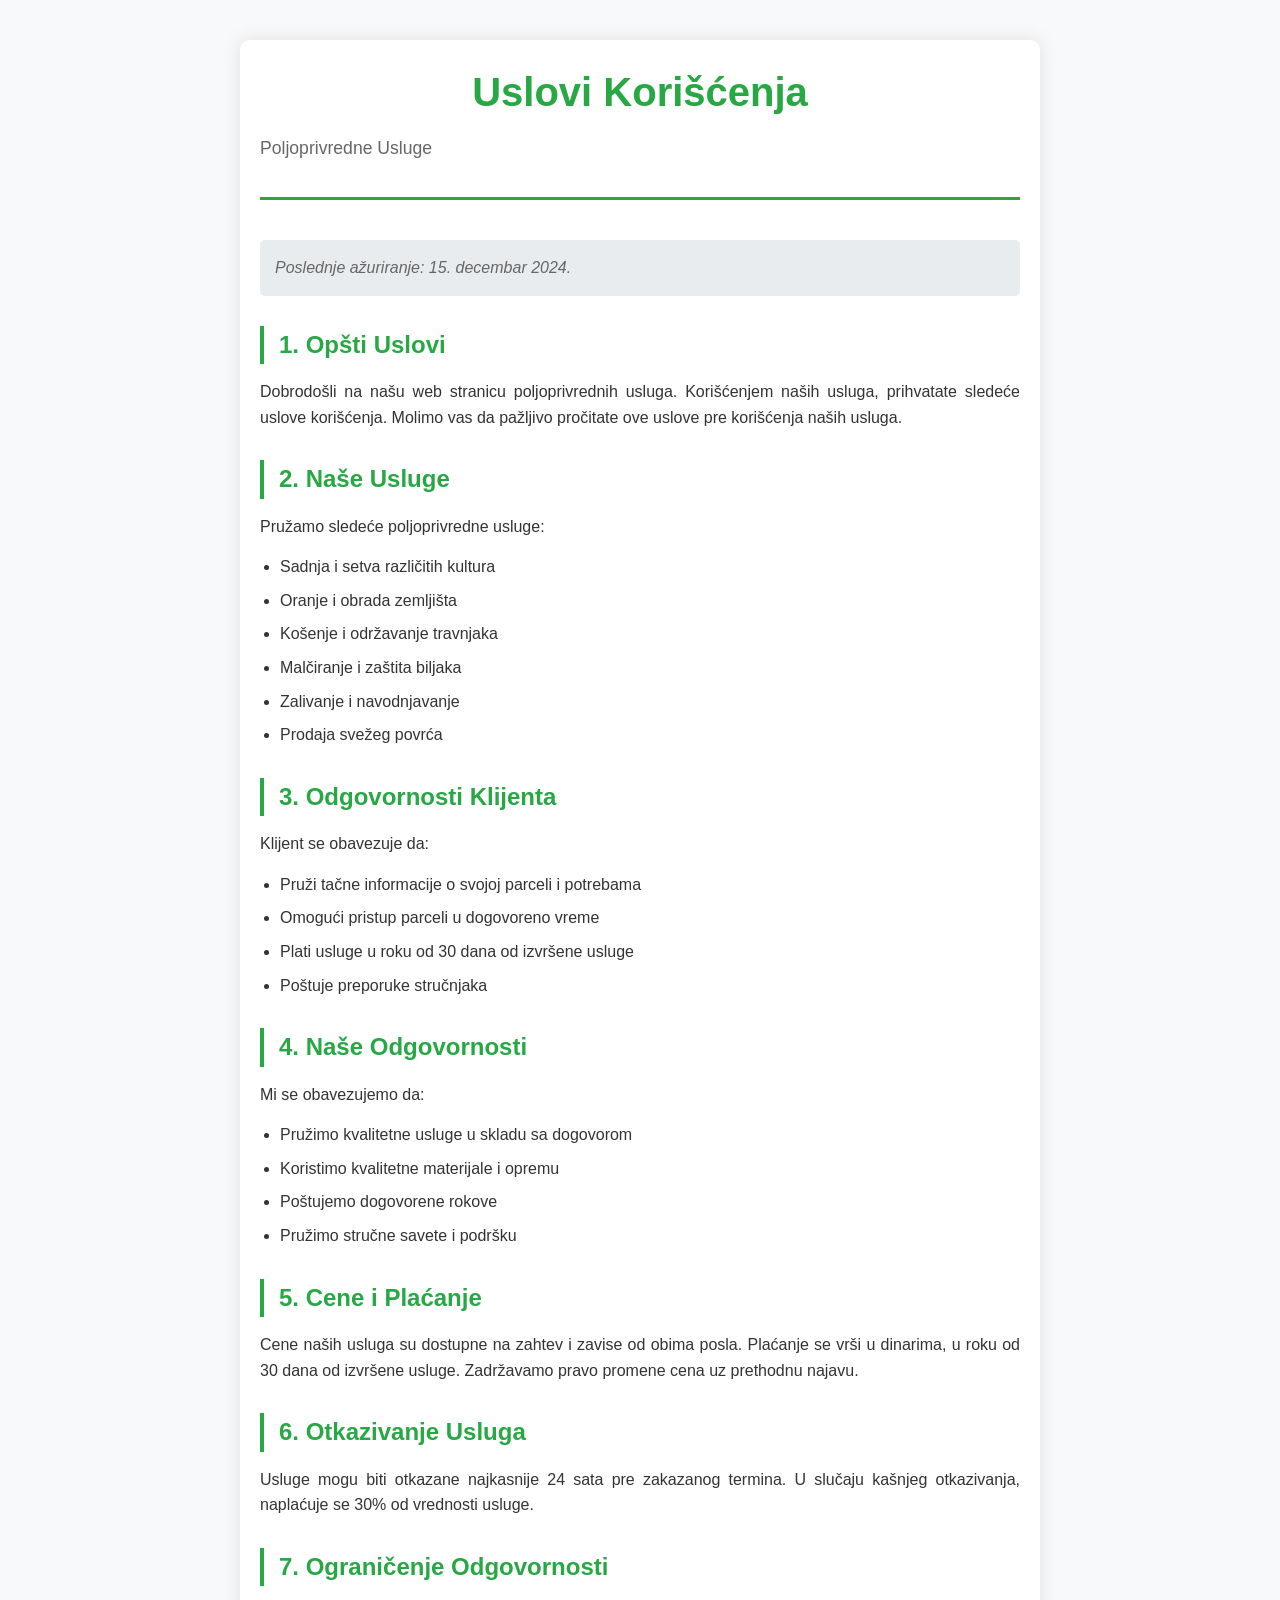
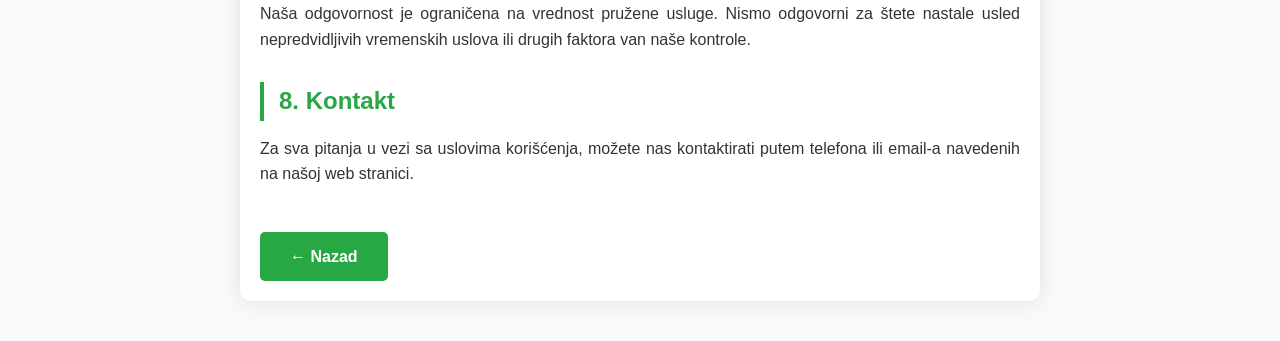
<file: uslovi-koriscenja.html>
<!DOCTYPE html>
<html lang="sr">
<head>
    <meta charset="UTF-8">
    <meta name="viewport" content="width=device-width, initial-scale=1.0">
    <title>Uslovi Korišćenja - Poljoprivredne Usluge</title>
    <style>
        * {
            margin: 0;
            padding: 0;
            box-sizing: border-box;
        }
        
        body {
            font-family: 'Arial', sans-serif;
            line-height: 1.6;
            color: #333;
            background-color: #f8f9fa;
        }
        
        .container {
            max-width: 800px;
            margin: 0 auto;
            padding: 20px;
            background-color: white;
            box-shadow: 0 0 20px rgba(0,0,0,0.1);
            border-radius: 10px;
            margin-top: 40px;
            margin-bottom: 40px;
        }
        
        .header {
            text-align: center;
            margin-bottom: 40px;
            padding-bottom: 20px;
            border-bottom: 3px solid #28a745;
        }
        
        h1 {
            color: #28a745;
            font-size: 2.5rem;
            margin-bottom: 10px;
        }
        
        .subtitle {
            color: #666;
            font-size: 1.1rem;
        }
        
        h2 {
            color: #28a745;
            margin-top: 30px;
            margin-bottom: 15px;
            font-size: 1.5rem;
            border-left: 4px solid #28a745;
            padding-left: 15px;
        }
        
        p {
            margin-bottom: 15px;
            text-align: justify;
        }
        
        ul {
            margin-left: 20px;
            margin-bottom: 15px;
        }
        
        li {
            margin-bottom: 8px;
        }
        
        .back-button {
            display: inline-block;
            background-color: #28a745;
            color: white;
            padding: 12px 30px;
            text-decoration: none;
            border-radius: 5px;
            font-weight: bold;
            margin-top: 30px;
            transition: background-color 0.3s ease;
        }
        
        .back-button:hover {
            background-color: #218838;
        }
        
        .last-updated {
            background-color: #e9ecef;
            padding: 15px;
            border-radius: 5px;
            margin-bottom: 30px;
            font-style: italic;
            color: #666;
        }
    </style>
</head>
<body>
    <div class="container">
        <div class="header">
            <h1>Uslovi Korišćenja</h1>
            <p class="subtitle">Poljoprivredne Usluge</p>
        </div>
        
        <div class="last-updated">
            Poslednje ažuriranje: 15. decembar 2024.
        </div>
        
        <h2>1. Opšti Uslovi</h2>
        <p>Dobrodošli na našu web stranicu poljoprivrednih usluga. Korišćenjem naših usluga, prihvatate sledeće uslove korišćenja. Molimo vas da pažljivo pročitate ove uslove pre korišćenja naših usluga.</p>
        
        <h2>2. Naše Usluge</h2>
        <p>Pružamo sledeće poljoprivredne usluge:</p>
        <ul>
            <li>Sadnja i setva različitih kultura</li>
            <li>Oranje i obrada zemljišta</li>
            <li>Košenje i održavanje travnjaka</li>
            <li>Malčiranje i zaštita biljaka</li>
            <li>Zalivanje i navodnjavanje</li>
            <li>Prodaja svežeg povrća</li>
        </ul>
        
        <h2>3. Odgovornosti Klijenta</h2>
        <p>Klijent se obavezuje da:</p>
        <ul>
            <li>Pruži tačne informacije o svojoj parceli i potrebama</li>
            <li>Omogući pristup parceli u dogovoreno vreme</li>
            <li>Plati usluge u roku od 30 dana od izvršene usluge</li>
            <li>Poštuje preporuke stručnjaka</li>
        </ul>
        
        <h2>4. Naše Odgovornosti</h2>
        <p>Mi se obavezujemo da:</p>
        <ul>
            <li>Pružimo kvalitetne usluge u skladu sa dogovorom</li>
            <li>Koristimo kvalitetne materijale i opremu</li>
            <li>Poštujemo dogovorene rokove</li>
            <li>Pružimo stručne savete i podršku</li>
        </ul>
        
        <h2>5. Cene i Plaćanje</h2>
        <p>Cene naših usluga su dostupne na zahtev i zavise od obima posla. Plaćanje se vrši u dinarima, u roku od 30 dana od izvršene usluge. Zadržavamo pravo promene cena uz prethodnu najavu.</p>
        
        <h2>6. Otkazivanje Usluga</h2>
        <p>Usluge mogu biti otkazane najkasnije 24 sata pre zakazanog termina. U slučaju kašnjeg otkazivanja, naplaćuje se 30% od vrednosti usluge.</p>
        
        <h2>7. Ograničenje Odgovornosti</h2>
        <p>Naša odgovornost je ograničena na vrednost pružene usluge. Nismo odgovorni za štete nastale usled nepredvidljivih vremenskih uslova ili drugih faktora van naše kontrole.</p>
        
        <h2>8. Kontakt</h2>
        <p>Za sva pitanja u vezi sa uslovima korišćenja, možete nas kontaktirati putem telefona ili email-a navedenih na našoj web stranici.</p>
        
        <a href="javascript:history.back()" class="back-button">← Nazad</a>
    </div>
</body>
</html>
</file>
<file: static/css/main.css>
/**
* Template Name: AgriCulture
* Template URL: https://bootstrapmade.com/agriculture-bootstrap-website-template/
* Updated: Aug 07 2024 with Bootstrap v5.3.3
* Author: BootstrapMade.com
* License: https://bootstrapmade.com/license/
*/

/*--------------------------------------------------------------
# Font & Color Variables
# Help: https://bootstrapmade.com/color-system/
--------------------------------------------------------------*/
/* Fonts */
:root {
  --default-font: "Open Sans",  system-ui, -apple-system, "Segoe UI", Roboto, "Helvetica Neue", Arial, "Noto Sans", "Liberation Sans", sans-serif, "Apple Color Emoji", "Segoe UI Emoji", "Segoe UI Symbol", "Noto Color Emoji";
  --heading-font: "Marcellus",  sans-serif;
  --nav-font: "Marcellus",  sans-serif;
}

/* Global Colors - The following color variables are used throughout the website. Updating them here will change the color scheme of the entire website */
:root { 
  --background-color: #ffffff; /* Background color for the entire website, including individual sections */
  --default-color: #212529; /* Default color used for the majority of the text content across the entire website */
  --heading-color: #2d465e; /* Color for headings, subheadings and title throughout the website */
  --accent-color: #116530; /* Accent color that represents your brand on the website. It's used for buttons, links, and other elements that need to stand out */
  --surface-color: #ffffff; /* The surface color is used as a background of boxed elements within sections, such as cards, icon boxes, or other elements that require a visual separation from the global background. */
  --contrast-color: #ffffff; /* Contrast color for text, ensuring readability against backgrounds of accent, heading, or default colors. */
}

/* Nav Menu Colors - The following color variables are used specifically for the navigation menu. They are separate from the global colors to allow for more customization options */
:root {
  --nav-color: #212529;  /* The default color of the main navmenu links */
  --nav-hover-color: #116530; /* Applied to main navmenu links when they are hovered over or active */
  --nav-mobile-background-color: #ffffff; /* Used as the background color for mobile navigation menu */
  --nav-dropdown-background-color: #ffffff; /* Used as the background color for dropdown items that appear when hovering over primary navigation items */
  --nav-dropdown-color: #212529; /* Used for navigation links of the dropdown items in the navigation menu. */
  --nav-dropdown-hover-color: #116530; /* Similar to --nav-hover-color, this color is applied to dropdown navigation links when they are hovered over. */
}

/* Color Presets - These classes override global colors when applied to any section or element, providing reuse of the sam color scheme. */

.light-background {
  --background-color: #f9f9f9;
  --surface-color: #ffffff;
}

.dark-background {
  --background-color: #060606;
  --default-color: #ffffff;
  --heading-color: #ffffff;
  --accent-color: #2ea359;
  --surface-color: #252525;
  --contrast-color: #ffffff;
}

/* Smooth scroll */
:root {
  scroll-behavior: smooth;
}

/*--------------------------------------------------------------
# General Styling & Shared Classes
--------------------------------------------------------------*/
body {
  color: var(--default-color);
  background-color: var(--background-color);
  font-family: var(--default-font);
}

a {
  color: var(--accent-color);
  text-decoration: none;
  transition: 0.3s;
}

a:hover {
  color: color-mix(in srgb, var(--accent-color), transparent 25%);
  text-decoration: none;
}

h1,
h2,
h3,
h4,
h5,
h6 {
  color: var(--heading-color);
  font-family: var(--heading-font);
}

/* PHP Email Form Messages
------------------------------*/
.php-email-form .error-message {
  display: none;
  background: #df1529;
  color: #ffffff;
  text-align: left;
  padding: 15px;
  margin-bottom: 24px;
  font-weight: 600;
}

.php-email-form .sent-message {
  display: none;
  color: #ffffff;
  background: #059652;
  text-align: center;
  padding: 15px;
  margin-bottom: 24px;
  font-weight: 600;
}

.php-email-form .loading {
  display: none;
  background: var(--surface-color);
  text-align: center;
  padding: 15px;
  margin-bottom: 24px;
}

.php-email-form .loading:before {
  content: "";
  display: inline-block;
  border-radius: 50%;
  width: 24px;
  height: 24px;
  margin: 0 10px -6px 0;
  border: 3px solid var(--accent-color);
  border-top-color: var(--surface-color);
  animation: php-email-form-loading 1s linear infinite;
}

@keyframes php-email-form-loading {
  0% {
    transform: rotate(0deg);
  }

  100% {
    transform: rotate(360deg);
  }
}

/* Pulsating Play Button
------------------------------*/
.pulsating-play-btn {
  width: 94px;
  height: 94px;
  background: radial-gradient(var(--accent-color) 50%, color-mix(in srgb, var(--accent-color), transparent 75%) 52%);
  border-radius: 50%;
  display: block;
  position: relative;
  overflow: hidden;
}

.pulsating-play-btn:before {
  content: "";
  position: absolute;
  width: 120px;
  height: 120px;
  animation-delay: 0s;
  animation: pulsate-play-btn 2s;
  animation-direction: forwards;
  animation-iteration-count: infinite;
  animation-timing-function: steps;
  opacity: 1;
  border-radius: 50%;
  border: 5px solid color-mix(in srgb, var(--accent-color), transparent 30%);
  top: -15%;
  left: -15%;
  background: rgba(198, 16, 0, 0);
}

.pulsating-play-btn:after {
  content: "";
  position: absolute;
  left: 50%;
  top: 50%;
  transform: translateX(-40%) translateY(-50%);
  width: 0;
  height: 0;
  border-top: 10px solid transparent;
  border-bottom: 10px solid transparent;
  border-left: 15px solid #fff;
  z-index: 100;
  transition: all 400ms cubic-bezier(0.55, 0.055, 0.675, 0.19);
}

.pulsating-play-btn:hover:before {
  content: "";
  position: absolute;
  left: 50%;
  top: 50%;
  transform: translateX(-40%) translateY(-50%);
  width: 0;
  height: 0;
  border: none;
  border-top: 10px solid transparent;
  border-bottom: 10px solid transparent;
  border-left: 15px solid #fff;
  z-index: 200;
  animation: none;
  border-radius: 0;
}

.pulsating-play-btn:hover:after {
  border-left: 15px solid var(--accent-color);
  transform: scale(20);
}

@keyframes pulsate-play-btn {
  0% {
    transform: scale(0.6, 0.6);
    opacity: 1;
  }

  100% {
    transform: scale(1, 1);
    opacity: 0;
  }
}

/*--------------------------------------------------------------
# Global Header
--------------------------------------------------------------*/
.header {
  color: var(--default-color);
  background-color: var(--background-color);
  padding: 20px 0;
  transition: all 0.5s;
  z-index: 997;
  ;
}

.header .logo {
  line-height: 1;
}

.header .logo img {
  max-height: 32px;
  margin-right: 8px;
}

.header .logo h1 {
  font-size: 30px;
  margin: 0;
  font-weight: 700;
  color: var(--heading-color);
}

.scrolled .header {
  box-shadow: 0px 0 18px color-mix(in srgb, var(--default-color), transparent 85%);
}

/*--------------------------------------------------------------
# Navigation Menu
--------------------------------------------------------------*/
/* Navmenu - Desktop */
@media (min-width: 1200px) {
  .navmenu {
    padding: 0;;
  }

  .navmenu ul {
    margin: 0;
    padding: 0;
    display: flex;
    list-style: none;
    align-items: center;
  }

  .navmenu li {
    position: relative;
  }

  .navmenu a,
  .navmenu a:focus {
    color: var(--nav-color);
    padding: 18px 15px;
    font-size: 16px;
    font-family: var(--nav-font);
    font-weight: 400;
    display: flex;
    align-items: center;
    justify-content: space-between;
    white-space: nowrap;
    transition: 0.3s;
  }

  .navmenu a i,
  .navmenu a:focus i {
    font-size: 12px;
    line-height: 0;
    margin-left: 5px;
    transition: 0.3s;
  }

  .navmenu li:last-child a {
    padding-right: 0;
  }

  .navmenu li:hover>a,
  .navmenu .active,
  .navmenu .active:focus {
    color: var(--nav-hover-color);
    font-weight: 600;
  }

  .navmenu .dropdown ul {
    margin: 0;
    padding: 10px 0;
    background: var(--nav-dropdown-background-color);
    display: block;
    position: absolute;
    visibility: hidden;
    left: 14px;
    top: 130%;
    opacity: 0;
    transition: 0.3s;
    border-radius: 4px;
    z-index: 99;
    box-shadow: 0px 0px 30px color-mix(in srgb, var(--default-color), transparent 85%);
  }

  .navmenu .dropdown ul li {
    min-width: 200px;
  }

  .navmenu .dropdown ul a {
    padding: 10px 20px;
    font-size: 15px;
    text-transform: none;
    color: var(--nav-dropdown-color);
  }

  .navmenu .dropdown ul a i {
    font-size: 12px;
  }

  .navmenu .dropdown ul a:hover,
  .navmenu .dropdown ul .active:hover,
  .navmenu .dropdown ul li:hover>a {
    color: var(--nav-dropdown-hover-color);

  }

  .navmenu .dropdown:hover>ul {
    opacity: 1;
    top: 100%;
    visibility: visible;
  }

  .navmenu .dropdown .dropdown ul {
    top: 0;
    left: -90%;
    visibility: hidden;
  }

  .navmenu .dropdown .dropdown:hover>ul {
    opacity: 1;
    top: 0;
    left: -100%;
    visibility: visible;
  }
}

/* Navmenu - Mobile */
@media (max-width: 1199px) {
  .mobile-nav-toggle {
    color: var(--nav-color);
    font-size: 28px;
    line-height: 0;
    margin-right: 10px;
    cursor: pointer;
    transition: color 0.3s;
  }

  .navmenu {
    padding: 0;
    z-index: 9997;
  }

  .navmenu ul {
    display: none;
    list-style: none;
    position: absolute;
    inset: 60px 20px 20px 20px;
    padding: 10px 0;
    margin: 0;
    border-radius: 6px;
    background-color: var(--nav-mobile-background-color);
    overflow-y: auto;
    transition: 0.3s;
    z-index: 9998;
    box-shadow: 0px 0px 30px color-mix(in srgb, var(--default-color), transparent 90%);
  }

  .navmenu a,
  .navmenu a:focus {
    color: var(--nav-dropdown-color);
    padding: 10px 20px;
    font-family: var(--nav-font);
    font-size: 17px;
    font-weight: 500;
    display: flex;
    align-items: center;
    justify-content: space-between;
    white-space: nowrap;
    transition: 0.3s;
  }

  .navmenu a i,
  .navmenu a:focus i {
    font-size: 12px;
    line-height: 0;
    margin-left: 5px;
    width: 30px;
    height: 30px;
    display: flex;
    align-items: center;
    justify-content: center;
    border-radius: 50%;
    transition: 0.3s;
    background-color: color-mix(in srgb, var(--accent-color), transparent 90%);
  }

  .navmenu a i:hover,
  .navmenu a:focus i:hover {
    background-color: var(--accent-color);
    color: var(--contrast-color);
  }

  .navmenu a:hover,
  .navmenu .active,
  .navmenu .active:focus {
    color: var(--nav-dropdown-hover-color);
    font-weight: 600;
  }

  .navmenu .active i,
  .navmenu .active:focus i {
    background-color: var(--accent-color);
    color: var(--contrast-color);
    transform: rotate(180deg);
  }

  .navmenu .dropdown ul {
    position: static;
    display: none;
    z-index: 99;
    padding: 10px 0;
    margin: 10px 20px;
    background-color: var(--nav-dropdown-background-color);
    border: 1px solid color-mix(in srgb, var(--default-color), transparent 90%);
    box-shadow: none;
    transition: all 0.5s ease-in-out;
  }

  .navmenu .dropdown ul ul {
    background-color: rgba(33, 37, 41, 0.1);
  }

  .navmenu .dropdown>.dropdown-active {
    display: block;
    background-color: rgba(33, 37, 41, 0.03);
  }

  .mobile-nav-active {
    overflow: hidden;
  }

  .mobile-nav-active .mobile-nav-toggle {
    color: rgb(57, 107, 44);;
    position: absolute;
    font-size: 34px;
    font-weight: 600;
    top: 18px;
    right: 18px;
    margin-right: 0;
    z-index: 9999;
  }

  .mobile-nav-active .navmenu {
    position: fixed;
    overflow: hidden;
    inset: 0;
    background: white;
    transition: 0.3s;
    height: 500px;
  }

  .mobile-nav-active .navmenu>ul {
    display: block;
        background-image: url("/static/img/logo.png");
        background-position: center;
        background-repeat: no-repeat;
        display: block;
        z-index: 1010;


  }

  .mobile-nav-active .progress-container {
  display: none;
}

}

/*--------------------------------------------------------------
# Global Footer
--------------------------------------------------------------*/
.footer {
  color: var(--default-color);
  background-color: rgba(57, 107, 44, 0.815);
  font-size: 14px;
  position: relative;
}

.footer .footer-top {
  background-color: color-mix(in srgb, var(--background-color), white 5%);
  padding-top: 50px;
}

.footer .footer-about .logo {
  line-height: 1;
  margin-bottom: 25px;
}

.footer .footer-about .logo img {
  max-height: 40px;
  margin-right: 6px;
}

.footer .footer-about .logo span {
  color: var(--heading-color);
  font-family: var(--heading-font);
  font-size: 26px;
  font-weight: 700;
  letter-spacing: 1px;
}

.footer .footer-about p {
  font-size: 14px;
  font-family: var(--heading-font);
}

.footer h4 {
  font-size: 16px;
  font-weight: 600;
  position: relative;
  padding-bottom: 12px;
  margin-bottom: 15px;
}

.footer h4::after {
  content: "";
  position: absolute;
  display: block;
  width: 20px;
  height: 2px;
  background: var(--accent-color);
  bottom: 0;
  left: 0;
}

.footer .footer-links {
  margin-bottom: 30px;
}

.footer .footer-links ul {
  list-style: none;
  padding: 0;
  margin: 0;
}

.footer .footer-links ul i {
  padding-right: 2px;
  font-size: 12px;
  line-height: 0;
}

.footer .footer-links ul li {
  padding: 10px 0;
  display: flex;
  align-items: center;
}

.footer .footer-links ul li:first-child {
  padding-top: 0;
}

.footer .footer-links ul a {
  color: color-mix(in srgb, var(--default-color), transparent 30%);
  display: inline-block;
  line-height: 1;
}

.footer .footer-links ul a:hover {
  color: var(--accent-color);
}

.footer .footer-contact p {
  margin-bottom: 5px;
}

.footer .copyright {
  padding: 30px 0;
}

.footer .copyright p {
  margin-bottom: 0;
}

.footer .credits {
  margin-top: 5px;
  font-size: 13px;
}

.footer .credits a{
  color: whitesmoke;
}


.footer .social-links a {
  font-size: 18px;
  display: inline-block;
  background: whitesmoke;
  color: var(--accent-color);
  line-height: 1;
  padding: 8px 0;
  margin-right: 4px;
  border-radius: 4px;
  text-align: center;
  width: 36px;
  height: 36px;
  transition: 0.3s;
}

.footer .social-links a:hover {
  color: var(--contrast-color);
  background: var(--accent-color);
  text-decoration: none;
}

/*--------------------------------------------------------------
# Preloader
--------------------------------------------------------------*/
#preloader {
  position: fixed;
  inset: 0;
  z-index: 999999;
  overflow: hidden;
  background: var(--background-color);
  transition: all 0.6s ease-out;
}

#preloader:before {
  content: "";
  position: fixed;
  top: calc(50% - 30px);
  left: calc(50% - 30px);
  border: 6px solid #ffffff;
  border-color: var(--accent-color) transparent var(--accent-color) transparent;
  border-radius: 50%;
  width: 60px;
  height: 60px;
  animation: animate-preloader 1.5s linear infinite;
}

@keyframes animate-preloader {
  0% {
    transform: rotate(0deg);
  }

  100% {
    transform: rotate(360deg);
  }
}

/*--------------------------------------------------------------
# Scroll Top Button
--------------------------------------------------------------*/
.scroll-top {
  position: fixed;
  visibility: hidden;
  opacity: 0;
  right: 15px;
  bottom: 15px;
  z-index: 99999;
  background-color: var(--accent-color);
  width: 40px;
  height: 40px;
  border-radius: 4px;
  transition: all 0.4s;
}

.scroll-top i {
  font-size: 24px;
  color: var(--contrast-color);
  line-height: 0;
}

.scroll-top:hover {
  background-color: color-mix(in srgb, var(--accent-color), transparent 20%);
  color: var(--contrast-color);
}

.scroll-top.active {
  visibility: visible;
  opacity: 1;
}

/*--------------------------------------------------------------
# Disable aos animation delay on mobile devices
--------------------------------------------------------------*/
@media screen and (max-width: 768px) {
  [data-aos-delay] {
    transition-delay: 0 !important;
  }
}

/*--------------------------------------------------------------
# Global Page Titles & Breadcrumbs
--------------------------------------------------------------*/
.page-title {
  color: var(--default-color);
  background-color: var(--background-color);
  background-size: cover;
  background-position: center;
  background-repeat: no-repeat;
  padding: 80px 0;
  text-align: center;
  position: relative;
}

.page-title:before {
  content: "";
  background-color: color-mix(in srgb, var(--background-color), transparent 50%);
  position: absolute;
  inset: 0;
}

.page-title h1 {
  font-size: 42px;
  font-weight: 700;
  margin-bottom: 10px;
}

.page-title .breadcrumbs ol {
  display: flex;
  flex-wrap: wrap;
  list-style: none;
  justify-content: center;
  padding: 0;
  margin: 0;
  font-size: 16px;
  font-weight: 400;
}

.page-title .breadcrumbs ol li+li {
  padding-left: 10px;
}

.page-title .breadcrumbs ol li+li::before {
  content: "/";
  display: inline-block;
  padding-right: 10px;
  color: color-mix(in srgb, var(--default-color), transparent 50%);
}

/*--------------------------------------------------------------
# Global Sections
--------------------------------------------------------------*/
section,
.section {
  color: var(--default-color);
  background-color: var(--background-color);
  padding: 60px 0;
  scroll-margin-top: 100px;
  overflow: clip;
}

@media (max-width: 1199px) {

  section,
  .section {
    scroll-margin-top: 66px;
  }
}

/*--------------------------------------------------------------
# Global Section Titles
--------------------------------------------------------------*/
.section-title {
  text-align: center;
  padding-bottom: 60px;
  position: relative;
}

.section-title h2 {
  font-size: 28px;
  font-weight: 500;
  margin-bottom: 15px;
}

.section-title p {
  margin-bottom: 0;
  font-family: var(--heading-font);
  font-size: 32px;
}

/*--------------------------------------------------------------
# Hero Section
--------------------------------------------------------------*/
.hero {
  padding: 0;
}

.hero .carousel {
  width: 100%;
  min-height: calc(100vh - 100px);
  padding: 0;
  margin: 0;
  background-color: var(--background-color);
  position: relative;
}

.hero img {
  position: absolute;
  inset: 0;
  display: block;
  width: 100%;
  height: 100%;
  object-fit: cover;
  z-index: 1;
}

.hero .carousel-item {
  position: absolute;
  inset: 0;
  background-size: cover;
  background-position: center;
  background-repeat: no-repeat;
  overflow: hidden;
}

.hero .carousel-item:before {
  content: "";
  background: color-mix(in srgb, var(--background-color), transparent 60%);
  position: absolute;
  inset: 0;
  z-index: 2;
}

.hero .carousel-container {
  position: absolute;
  inset: 90px 64px 64px 64px;
  display: flex;
  justify-content: center;
  align-items: center;
  flex-direction: column;
  z-index: 3;
}

.hero h2 {
  margin-bottom: 30px;
  font-size: 48px;
  font-weight: 700;
  animation: fadeInDown 1s both;
}

@media (max-width: 768px) {
  .hero h2 {
    font-size: 30px;
  }
}

.hero p {
  animation: fadeInDown 1s both 0.2s;
}

@media (min-width: 1024px) {

  .hero h2,
  .hero p {
    max-width: 60%;
  }
}

.hero .btn-get-started {
  color: var(--contrast-color);
  background: var(--accent-color);
  font-family: var(--heading-font);
  font-weight: 500;
  font-size: 15px;
  letter-spacing: 1px;
  display: inline-block;
  padding: 8px 32px;
  border-radius: 50px;
  transition: 0.5s;
  margin: 10px;
  animation: fadeInUp 1s both 0.4s;
}

.hero .btn-get-started:hover {
  background: color-mix(in srgb, var(--accent-color), transparent 20%);
}

.hero .carousel-control-prev,
.hero .carousel-control-next {
  width: 10%;
  transition: 0.3s;
  opacity: 0.5;
}

.hero .carousel-control-prev:focus,
.hero .carousel-control-next:focus {
  opacity: 0.5;
}

.hero .carousel-control-prev:hover,
.hero .carousel-control-next:hover {
  opacity: 0.9;
}

@media (min-width: 1024px) {

  .hero .carousel-control-prev,
  .hero .carousel-control-next {
    width: 5%;
  }
}

.hero .carousel-control-next-icon,
.hero .carousel-control-prev-icon {
  background: none;
  font-size: 32px;
  line-height: 1;
}

.hero .carousel-indicators {
  list-style: none;
}

.hero .carousel-indicators li {
  cursor: pointer;
}

@keyframes fadeInUp {
  from {
    opacity: 0;
    transform: translate3d(0, 100%, 0);
  }

  to {
    opacity: 1;
    transform: translate3d(0, 0, 0);
  }
}

@keyframes fadeInDown {
  from {
    opacity: 0;
    transform: translate3d(0, -100%, 0);
  }

  to {
    opacity: 1;
    transform: translate3d(0, 0, 0);
  }
}

/*--------------------------------------------------------------
# Services Section
--------------------------------------------------------------*/
.services .section-title h2 {
  color: var(--accent-color);
  font-size: 20px;
}

.services .content .service-item {
  background-color: var(--surface-color);
  padding: 20px 30px;
  border-top: 1px solid color-mix(in srgb, var(--default-color), transparent 90%);
  border-left: 1px solid color-mix(in srgb, var(--default-color), transparent 90%);
  position: relative;
}

.services .content .service-item .number {
  position: absolute;
  right: 10px;
  top: 10px;
  font-weight: 400;
  color: color-mix(in srgb, var(--default-color), transparent 80%);
}

.services .content .service-item .service-item-icon {
  position: relative;
  margin-bottom: 20px;
  color: var(--accent-color);
}

.services .content .service-item .service-item-icon img {
  width: 50px;
}

.services .content .service-item .service-item-icon:before {
  position: absolute;
  content: "";
  transform: rotate(45deg);
  z-index: -1;
  left: -20px;
  border-top: 40px solid transparent;
  border-bottom: 40px solid transparent;
  border-right: 40px solid var(--accent-color);
  display: none;
}

.services .content .service-item .service-item-icon>span {
  color: var(--default-color);
  font-size: 4rem;
}

.services .content .service-item .service-item-content .service-heading {
  font-size: 20px;
  color: var(--default-color);
  font-weight: 400;
}

.services .content .service-item .service-item-content p {
  font-size: 15px;
}

@media (min-width: 769px) {
  .services .content [class^=col-]:nth-child(4n+4) .service-item {
    border-right: 1px solid color-mix(in srgb, var(--default-color), transparent 90%);
  }

  .services .content [class^=col-]:nth-last-child(-n+4) .service-item {
    border-bottom: 1px solid color-mix(in srgb, var(--default-color), transparent 90%);
  }
}

@media (max-width: 768px) {
  .services .content [class^=col-]:nth-child(2n+2) .service-item {
    border-right: 1px solid color-mix(in srgb, var(--default-color), transparent 90%);
  }

  .services .content [class^=col-]:last-child .service-item,
  .services .content [class^=col-]:nth-last-child(2) .service-item {
    border-bottom: 1px solid color-mix(in srgb, var(--default-color), transparent 90%);
  }
}

@media (max-width: 576px) {
  .services .content [class^=col-] .service-item {
    border: 1px solid color-mix(in srgb, var(--default-color), transparent 90%);
    margin-bottom: 10px;
  }
}

/*--------------------------------------------------------------
# About Section
--------------------------------------------------------------*/
.about .section-title {
  margin-bottom: 60px;
}

.about .content {
  background: var(--accent-color);
  color: var(--contrast-color);
  padding: 7rem 0;
}

.about .content .img-overlap {
  margin-top: -150px;
}

.about p {
  color: var(--contrast-color);
}

.about .content-title {
  color: var(--contrast-color);
  font-weight: 300;
  text-align: left;
}

.about .content-title strong {
  font-weight: 700;
}

.about .content-subtitle {
  font-weight: 300;
  color: var(--contrast-color);
  text-transform: uppercase;
  font-size: 1.3rem;
}

/*--------------------------------------------------------------
# Services 2 Section
--------------------------------------------------------------*/
.services-2 {
  overflow: visible;
  margin-bottom: 200px;
}

.services-2 .section-title {
  text-align: left;
}

.services-2 .section-title h2 {
  color: color-mix(in srgb, var(--contrast-color), transparent 50%);
  text-transform: uppercase;
  font-size: 20px;
}

.services-2 .section-title p {
  color: var(--contrast-color);
}

.services-2 .services-carousel-wrap {
  position: relative;
  margin-bottom: -200px;
}

.services-2 .swiper-wrapper {
  height: auto;
}

.services-2 .service-item {
  position: relative;
  overflow: hidden;
}

.services-2 .service-item:before {
  content: "";
  background-color: color-mix(in srgb, var(--background-color), transparent 50%);
  top: 0;
  left: 0;
  right: 0;
  bottom: 0;
  position: absolute;
  opacity: 0;
  visibility: hidden;
  z-index: 1;
  transition: 0.3s all ease;
}

.services-2 .service-item img {
  transition: 0.5s all ease;
  transform: scale(1);
}

.services-2 .service-item .service-item-contents {
  z-index: 9;
  position: absolute;
  bottom: 20px;
  left: 20px;
  right: 20px;
  transition: 0.3s all ease;
  transform: translateY(100%);
  opacity: 0;
  visibility: hidden;
}

.services-2 .service-item .service-item-contents .service-item-category {
  color: var(--accent-color);
  text-transform: uppercase;
}

.services-2 .service-item .service-item-contents .service-item-title {
  color: var(--contrast-color);
  margin-bottom: 0;
}

.services-2 .service-item:hover:before {
  opacity: 1;
  visibility: visible;
}

.services-2 .service-item:hover .service-item-contents {
  transform: translateY(0%);
  opacity: 1;
  visibility: visible;
}

.services-2 .service-item:hover img {
  transform: scale(1.2);
}

.services-2 .navigation-prev,
.services-2 .navigation-next {
  position: absolute;
  top: 50%;
  transform: translateY(-50%);
  z-index: 9;
  width: 46px;
  height: 46px;
  background: var(--contrast-color);
  background-color: none;
  border: none;
  transition: 0.3s all ease;
}

.services-2 .navigation-prev i,
.services-2 .navigation-next i {
  font-size: 2rem;
}

.services-2 .navigation-prev:hover,
.services-2 .navigation-next:hover {
  background-color: var(--accent-color);
  color: var(--contrast-color);
}

.services-2 .navigation-prev {
  left: 10px;
}

.services-2 .navigation-next {
  right: 10px;
}

.services-2 .swiper {
  padding-bottom: 50px;
}

.services-2 .swiper-pagination {
  bottom: 0px;
}

.services-2 .swiper-pagination .swiper-pagination-bullet {
  border-radius: 0;
  width: 20px;
  height: 4px;
  background-color: color-mix(in srgb, var(--background-color), transparent 80%) !important;
  opacity: 1;
}

.services-2 .swiper-pagination .swiper-pagination-bullet-active {
  background-color: var(--accent-color) !important;
}

/*--------------------------------------------------------------
# Testimonials Section
--------------------------------------------------------------*/
.testimonials .testimonial img {
  width: 100px;
  height: 100px;
  border-radius: 50%;
  margin-bottom: 20px;
}

.testimonials .testimonial blockquote p {
  font-size: 20px;
  color: var(--default-color);
  font-weight: 500;
}

.testimonials .testimonial .client-name {
  text-transform: uppercase;
  font-size: 1.2rem;
  color: var(--accent-color);
}

/*--------------------------------------------------------------
# Recent Posts Section
--------------------------------------------------------------*/
.recent-posts .post-item {
  background: var(--surface-color);
  box-shadow: 0px 2px 20px rgba(0, 0, 0, 0.1);
  transition: 0.3s;
}

.recent-posts .post-item .post-img img {
  transition: 0.5s;
}

.recent-posts .post-item .post-date {
  position: absolute;
  right: 0;
  bottom: 0;
  background-color: var(--accent-color);
  color: var(--contrast-color);
  text-transform: uppercase;
  font-size: 13px;
  padding: 6px 12px;
  font-weight: 500;
}

.recent-posts .post-item .post-content {
  padding: 30px;
}

.recent-posts .post-item .post-title {
  color: var(--heading-color);
  font-size: 20px;
  font-weight: 700;
  transition: 0.3s;
  margin-bottom: 15px;
}

.recent-posts .post-item .meta i {
  font-size: 16px;
  color: var(--accent-color);
}

.recent-posts .post-item .meta span {
  font-size: 15px;
  color: color-mix(in srgb, var(--default-color), transparent 50%);
}

.recent-posts .post-item hr {
  color: color-mix(in srgb, var(--default-color), transparent 80%);
  margin: 20px 0;
}

.recent-posts .post-item .readmore {
  display: flex;
  align-items: center;
  font-weight: 600;
  line-height: 1;
  transition: 0.3s;
  color: color-mix(in srgb, var(--default-color), transparent 40%);
}

.recent-posts .post-item .readmore i {
  line-height: 0;
  margin-left: 6px;
  font-size: 16px;
}

.recent-posts .post-item:hover .post-title,
.recent-posts .post-item:hover .readmore {
  color: var(--accent-color);
}

.recent-posts .post-item:hover .post-img img {
  transform: scale(1.1);
}

/*--------------------------------------------------------------
# Call To Action Section
--------------------------------------------------------------*/
.call-to-action .content {
  padding: 20px 0;
}

.call-to-action .content h3 {
  font-weight: 300;
  text-transform: uppercase;
}

.call-to-action .content .form-subscribe .form-control {
  border: 2px solid var(--accent-color);
  background: var(--surface-color);
  border-radius: 0;
}

.call-to-action .content .form-subscribe input[type=email] {
  height: 63px !important;
  color: var(--default-color);
}

.call-to-action .content .form-subscribe input[type=email]:focus {
  box-shadow: none;
}

.call-to-action .content .form-subscribe input[type=email]::placeholder {
  color: color-mix(in srgb, var(--contrast-color), transparent 50%);
}

.call-to-action .content .loading,
.call-to-action .content .error-message,
.call-to-action .content .sent-message {
  margin-top: 15px;
}

.call-to-action .content .btn {
  color: var(--contrast-color);
  background-color: var(--accent-color);
  border: 1px solid var(--accent-color);
  border-radius: 0;
}

.call-to-action .content .btn:hover,
.call-to-action .content .btn:active,
.call-to-action .content .btn:focus {
  box-shadow: none;
  outline: none;
  background-color: var(--contrast-color);
  border: 1px solid var(--contrrast-color);
}

/*--------------------------------------------------------------
# About 3 Section
--------------------------------------------------------------*/
.about-3 .content-title {
  color: var(--accent-color);
  margin-bottom: 30px;
}

.about-3 .btn-cta {
  text-transform: uppercase;
  font-size: 14px;
  padding-top: 20px;
  padding-bottom: 20px;
  padding-left: 30px;
  padding-right: 30px;
  background-color: var(--accent-color);
  color: var(--contrast-color);
  border-radius: 6px;
}

.about-3 .list-check {
  margin-bottom: 50px;
}

.about-3 .list-check li {
  display: block;
  padding-left: 30px;
  position: relative;
}

.about-3 .list-check li:before {
  content: "\f26e";
  display: inline-block;
  font-family: "bootstrap-icons" !important;
  font-style: normal;
  font-weight: normal !important;
  font-variant: normal;
  text-transform: none;
  line-height: 1;
  vertical-align: -0.125em;
  -webkit-font-smoothing: antialiased;
  position: absolute;
  top: 0.1rem;
  font-size: 20px;
  left: 0;
  color: var(--accent-color);
}

.about-3 .pulsating-play-btn {
  position: absolute;
  left: calc(50% - 47px);
  top: calc(50% - 47px);
}

/*--------------------------------------------------------------
# Team Section
--------------------------------------------------------------*/
.team .person {
  position: relative;
}

.team .person figure {
  margin-bottom: 0;
  padding-bottom: 0;
  position: relative;
  overflow: hidden;
  margin-bottom: 30px;
}

.team .person img {
  transition: 0.3s all ease;
}

.team .person .person-contents {
  text-align: center;
}

.team .person .person-contents h3 {
  color: var(--heading-color);
  font-size: 24px;
}

.team .person .person-contents .position {
  color: var(--accent-color);
}

.team .person:hover img {
  transform: scale(1.05);
}

.team .person .social {
  position: absolute;
  bottom: 10px;
  left: 10px;
  z-index: 2;
}

.team .person .social a {
  display: block;
  margin-bottom: 10px;
  width: 40px;
  height: 40px;
  background: var(--contrast-color);
  position: relative;
}

.team .person .social a>span {
  position: absolute;
  top: 50%;
  left: 50%;
  transform: translate(-50%, -50%);
}

.team .person .social a:hover {
  background: var(--accent-color);
  color: var(--contrast-color);
}

/*--------------------------------------------------------------
# Blog Posts 2 Section
--------------------------------------------------------------*/
.blog-posts-2 article {
  background-color: var(--surface-color);
  box-shadow: 0px 2px 20px rgba(0, 0, 0, 0.1);
  transition: 0.3s;
  border-radius: 8px;
  overflow: hidden;
}

.blog-posts-2 .post-img img {
  transition: 0.5s;
}

.blog-posts-2 .post-content {
  padding: 30px;
}

.blog-posts-2 .post-title {
  font-size: 20px;
  line-height: 24px;
  color: var(--heading-color);
  font-weight: 600;
  transition: 0.3s;
  margin-bottom: 20px;
}

.blog-posts-2 .meta {
  position: relative;
  margin-top: -20px;
  padding: 0 30px;
}

.blog-posts-2 .meta i {
  font-size: 16px;
  color: var(--accent-color);
}

.blog-posts-2 .meta span {
  font-size: 15px;
  color: color-mix(in srgb, var(--default-color), transparent 40%);
}

.blog-posts-2 .meta .post-date {
  background-color: var(--accent-color);
  color: var(--contrast-color);
  font-size: 13px;
  padding: 6px 12px;
  text-align: center;
  margin-right: 15px;
  border-radius: 4px;
}

.blog-posts-2 .meta .post-date span {
  display: block;
  color: var(--contrast-color);
  font-weight: 700;
  font-size: 20px;
}

.blog-posts-2 .readmore {
  display: flex;
  align-items: center;
  font-weight: 400;
  line-height: 1;
  transition: 0.3s;
  color: color-mix(in srgb, var(--heading-color), transparent 20%);
}

.blog-posts-2 .readmore i {
  line-height: 0;
  margin-left: 6px;
  font-size: 16px;
}

.blog-posts-2 article:hover .post-title,
.blog-posts-2 article:hover .readmore {
  color: var(--accent-color);
}

.blog-posts-2 article:hover .post-img img {
  transform: scale(1.1);
}

/*--------------------------------------------------------------
# Blog Pagination Section
--------------------------------------------------------------*/
.blog-pagination {
  padding-top: 0;
  color: color-mix(in srgb, var(--default-color), transparent 40%);
}

.blog-pagination ul {
  display: flex;
  padding: 0;
  margin: 0;
  list-style: none;
}

.blog-pagination li {
  margin: 0 5px;
  transition: 0.3s;
}

.blog-pagination li a {
  color: color-mix(in srgb, var(--default-color), transparent 40%);
  padding: 7px 16px;
  display: flex;
  align-items: center;
  justify-content: center;
}

.blog-pagination li a.active,
.blog-pagination li a:hover {
  background: var(--accent-color);
  color: var(--contrast-color);
}

.blog-pagination li a.active a,
.blog-pagination li a:hover a {
  color: var(--contrast-color);
}

/*--------------------------------------------------------------
# Blog Details Section
--------------------------------------------------------------*/
.blog-details {
  padding-bottom: 30px;
}

.blog-details .article {
  background-color: var(--surface-color);
  padding: 30px;
  box-shadow: 0 4px 16px rgba(0, 0, 0, 0.1);
}

.blog-details .post-img {
  margin: -30px -30px 20px -30px;
  overflow: hidden;
}

.blog-details .title {
  color: var(--heading-color);
  font-size: 28px;
  font-weight: 700;
  padding: 0;
  margin: 30px 0;
}

.blog-details .content {
  margin-top: 20px;
}

.blog-details .content h3 {
  font-size: 22px;
  margin-top: 30px;
  font-weight: bold;
}

.blog-details .content blockquote {
  overflow: hidden;
  background-color: color-mix(in srgb, var(--default-color), transparent 95%);
  padding: 60px;
  position: relative;
  text-align: center;
  margin: 20px 0;
}

.blog-details .content blockquote p {
  color: var(--default-color);
  line-height: 1.6;
  margin-bottom: 0;
  font-style: italic;
  font-weight: 500;
  font-size: 22px;
}

.blog-details .content blockquote:after {
  content: "";
  position: absolute;
  left: 0;
  top: 0;
  bottom: 0;
  width: 3px;
  background-color: var(--accent-color);
  margin-top: 20px;
  margin-bottom: 20px;
}

.blog-details .meta-top {
  margin-top: 20px;
  color: color-mix(in srgb, var(--default-color), transparent 40%);
}

.blog-details .meta-top ul {
  display: flex;
  flex-wrap: wrap;
  list-style: none;
  align-items: center;
  padding: 0;
  margin: 0;
}

.blog-details .meta-top ul li+li {
  padding-left: 20px;
}

.blog-details .meta-top i {
  font-size: 16px;
  margin-right: 8px;
  line-height: 0;
  color: color-mix(in srgb, var(--default-color), transparent 40%);
}

.blog-details .meta-top a {
  color: color-mix(in srgb, var(--default-color), transparent 40%);
  font-size: 14px;
  display: inline-block;
  line-height: 1;
}

.blog-details .meta-bottom {
  padding-top: 10px;
  border-top: 1px solid color-mix(in srgb, var(--default-color), transparent 90%);
}

.blog-details .meta-bottom i {
  color: color-mix(in srgb, var(--default-color), transparent 40%);
  display: inline;
}

.blog-details .meta-bottom a {
  color: color-mix(in srgb, var(--default-color), transparent 40%);
  transition: 0.3s;
}

.blog-details .meta-bottom a:hover {
  color: var(--accent-color);
}

.blog-details .meta-bottom .cats {
  list-style: none;
  display: inline;
  padding: 0 20px 0 0;
  font-size: 14px;
}

.blog-details .meta-bottom .cats li {
  display: inline-block;
}

.blog-details .meta-bottom .tags {
  list-style: none;
  display: inline;
  padding: 0;
  font-size: 14px;
}

.blog-details .meta-bottom .tags li {
  display: inline-block;
}

.blog-details .meta-bottom .tags li+li::before {
  padding-right: 6px;
  color: var(--default-color);
  content: ",";
}

.blog-details .meta-bottom .share {
  font-size: 16px;
}

.blog-details .meta-bottom .share i {
  padding-left: 5px;
}

/*--------------------------------------------------------------
# Blog Comments Section
--------------------------------------------------------------*/
.blog-comments {
  padding: 10px 0;
}

.blog-comments .comments-count {
  font-weight: bold;
}

.blog-comments .comment {
  margin-top: 30px;
  position: relative;
}

.blog-comments .comment .comment-img {
  margin-right: 14px;
}

.blog-comments .comment .comment-img img {
  width: 60px;
}

.blog-comments .comment h5 {
  font-size: 16px;
  margin-bottom: 2px;
}

.blog-comments .comment h5 a {
  font-weight: bold;
  color: var(--default-color);
  transition: 0.3s;
}

.blog-comments .comment h5 a:hover {
  color: var(--accent-color);
}

.blog-comments .comment h5 .reply {
  padding-left: 10px;
  color: color-mix(in srgb, var(--default-color), transparent 20%);
}

.blog-comments .comment h5 .reply i {
  font-size: 20px;
}

.blog-comments .comment time {
  display: block;
  font-size: 14px;
  color: color-mix(in srgb, var(--default-color), transparent 40%);
  margin-bottom: 5px;
}

.blog-comments .comment.comment-reply {
  padding-left: 40px;
}

/*--------------------------------------------------------------
# Comment Form Section
--------------------------------------------------------------*/
.comment-form {
  padding-top: 10px;
}

.comment-form form {
  background-color: var(--surface-color);
  margin-top: 30px;
  padding: 30px;
  box-shadow: 0 4px 16px rgba(0, 0, 0, 0.1);
}

.comment-form form h4 {
  font-weight: bold;
  font-size: 22px;
}

.comment-form form p {
  font-size: 14px;
}

.comment-form form input {
  background-color: var(--surface-color);
  color: var(--default-color);
  border: 1px solid color-mix(in srgb, var(--default-color), transparent 70%);
  font-size: 14px;
  border-radius: 4px;
  padding: 10px 10px;
}

.comment-form form input:focus {
  color: var(--default-color);
  background-color: var(--surface-color);
  box-shadow: none;
  border-color: var(--accent-color);
}

.comment-form form input::placeholder {
  color: color-mix(in srgb, var(--default-color), transparent 50%);
}

.comment-form form textarea {
  background-color: var(--surface-color);
  color: var(--default-color);
  border: 1px solid color-mix(in srgb, var(--default-color), transparent 70%);
  border-radius: 4px;
  padding: 10px 10px;
  font-size: 14px;
  height: 100px;
}

.comment-form form textarea:focus {
  color: var(--default-color);
  box-shadow: none;
  border-color: var(--accent-color);
  background-color: var(--surface-color);
}

.comment-form form textarea::placeholder {
  color: color-mix(in srgb, var(--default-color), transparent 50%);
}

.comment-form form .form-group {
  margin-bottom: 25px;
}

.comment-form form .btn-primary {
  border-radius: 4px;
  padding: 10px 20px;
  border: 0;
  background-color: var(--accent-color);
  color: var(--contrast-color);
}

.comment-form form .btn-primary:hover {
  color: var(--contrast-color);
  background-color: color-mix(in srgb, var(--accent-color), transparent 20%);
}

/*--------------------------------------------------------------
# Contact Section
--------------------------------------------------------------*/
.contact {
  padding-top: 10px;
}

.contact .info {
  background-color: var(--surface-color);
  padding: 40px;
  box-shadow: 0px 2px 15px rgba(0, 0, 0, 0.1);
  overflow: hidden;
}

.contact .info h3 {
  font-weight: 600;
  font-size: 24px;
}

.contact .info p {
  color: color-mix(in srgb, var(--default-color), transparent 40%);
  margin-bottom: 30px;
  font-size: 15px;
}

.contact .info-item+.info-item {
  padding-top: 20px;
  margin-top: 20px;
  border-top: 1px solid color-mix(in srgb, var(--default-color), transparent 90%);
}

.contact .info-item i {
  font-size: 24px;
  color: var(--accent-color);
  transition: all 0.3s ease-in-out;
  margin-right: 20px;
}

.contact .info-item h4 {
  padding: 0;
  font-size: 18px;
  line-height: 24px;
  font-weight: 600;
  margin-bottom: 5px;
}

.contact .info-item p {
  padding: 0;
  margin-bottom: 0;
  font-size: 14px;
  color: color-mix(in srgb, var(--default-color), transparent 40%);
}

.contact .php-email-form {
  width: 100%;
}

.contact .php-email-form .form-group {
  padding-bottom: 8px;
}

.contact .php-email-form input[type=text],
.contact .php-email-form input[type=email],
.contact .php-email-form textarea {
  color: var(--default-color);
  background-color: var(--surface-color);
  border-radius: 0px;
  box-shadow: none;
  font-size: 14px;
  border-color: color-mix(in srgb, var(--default-color), transparent 80%);
}

.contact .php-email-form input[type=text]:focus,
.contact .php-email-form input[type=email]:focus,
.contact .php-email-form textarea:focus {
  border-color: var(--accent-color);
}

.contact .php-email-form input[type=text]::placeholder,
.contact .php-email-form input[type=email]::placeholder,
.contact .php-email-form textarea::placeholder {
  color: color-mix(in srgb, var(--default-color), transparent 70%);
}

.contact .php-email-form input[type=text],
.contact .php-email-form input[type=email] {
  height: 48px;
  padding: 10px 15px;
}

.contact .php-email-form textarea {
  padding: 10px 12px;
  height: 290px;
}

.contact .php-email-form button[type=submit] {
  background: var(--accent-color);
  color: var(--contrast-color);
  border: 0;
  padding: 13px 50px;
  transition: 0.4s;
  border-radius: 4px;
}

.contact .php-email-form button[type=submit]:hover {
  background: color-mix(in srgb, var(--accent-color) 90%, black 15%);
}

/*--------------------------------------------------------------
# Widgets
--------------------------------------------------------------*/
.widgets-container {
  margin: 60px 0 30px 0;
}

.widget-title {
  color: var(--heading-color);
  font-size: 20px;
  font-weight: 600;
  padding: 0 0 10px 0;
  margin: 0 0 20px 0;
  position: relative;
}

.widget-title:before {
  content: "";
  position: absolute;
  display: block;
  height: 2px;
  background: color-mix(in srgb, var(--default-color), transparent 90%);
  left: 0;
  right: 0;
  bottom: 1px;
}

.widget-title:after {
  content: "";
  position: absolute;
  display: block;
  width: 40px;
  height: 2px;
  background: var(--accent-color);
  left: 0;
  bottom: 1px;
}

.widget-item {
  margin-bottom: 40px;
}

.widget-item:last-child {
  margin-bottom: 0;
}

.recent-posts-widget .post-item {
  display: flex;
  margin-bottom: 15px;
}

.recent-posts-widget .post-item:last-child {
  margin-bottom: 0;
}

.recent-posts-widget .post-item img {
  width: 80px;
  margin-right: 15px;
}

.recent-posts-widget .post-item h4 {
  font-size: 15px;
  font-weight: bold;
  margin-bottom: 5px;
}

.recent-posts-widget .post-item h4 a {
  color: var(--default-color);
  transition: 0.3s;
}

.recent-posts-widget .post-item h4 a:hover {
  color: var(--accent-color);
}

.recent-posts-widget .post-item time {
  display: block;
  font-style: italic;
  font-size: 14px;
  color: color-mix(in srgb, var(--default-color), transparent 50%);
}

.categories-widget ul {
  list-style: none;
  padding: 0;
  margin: 0;
}

.categories-widget ul li {
  padding-bottom: 10px;
}

.categories-widget ul li:last-child {
  padding-bottom: 0;
}

.categories-widget ul a {
  color: color-mix(in srgb, var(--default-color), transparent 20%);
  transition: 0.3s;
}

.categories-widget ul a:hover {
  color: var(--accent-color);
}

.categories-widget ul a span {
  padding-left: 5px;
  color: color-mix(in srgb, var(--default-color), transparent 50%);
  font-size: 14px;
}

.blog-author-widget img {
  max-width: 120px;
  margin-right: 20px;
}

.blog-author-widget h4 {
  font-weight: 600;
  font-size: 24px;
  margin-bottom: 0px;
  padding: 0;
  color: color-mix(in srgb, var(--default-color), transparent 20%);
}

.blog-author-widget .social-links {
  margin: 5px 0;
}

.blog-author-widget .social-links a {
  color: color-mix(in srgb, var(--default-color), transparent 60%);
  margin-right: 5px;
  font-size: 18px;
}

.blog-author-widget .social-links a:hover {
  color: var(--accent-color);
}

.blog-author-widget p {
  font-style: italic;
  color: color-mix(in srgb, var(--default-color), transparent 30%);
  margin: 10px 0 0 0;
}

.search-widget form {
  background: var(--background-color);
  border: 1px solid color-mix(in srgb, var(--default-color), transparent 70%);
  padding: 3px 10px;
  position: relative;
  transition: 0.3s;
}

.search-widget form input[type=text] {
  border: 0;
  padding: 4px;
  border-radius: 4px;
  width: calc(100% - 40px);
  background-color: var(--background-color);
  color: var(--default-color);
}

.search-widget form input[type=text]:focus {
  outline: none;
}

.search-widget form button {
  background: var(--accent-color);
  color: var(--contrast-color);
  position: absolute;
  top: 0;
  right: 0;
  bottom: 0;
  border: 0;
  font-size: 16px;
  padding: 0 15px;
  margin: -1px;
  transition: 0.3s;
  border-radius: 0 4px 4px 0;
  line-height: 0;
}

.search-widget form button i {
  line-height: 0;
}

.search-widget form button:hover {
  background: color-mix(in srgb, var(--accent-color), transparent 20%);
}

.search-widget form:is(:focus-within) {
  border-color: var(--accent-color);
}

.recent-posts-widget-2 .post-item {
  display: flex;
  flex-direction: column;
  margin-bottom: 20px;
}

.recent-posts-widget-2 .post-item:last-child {
  margin-bottom: 0;
}

.recent-posts-widget-2 .post-item h4 {
  font-size: 16px;
  font-weight: 600;
  margin-bottom: 5px;
}

.recent-posts-widget-2 .post-item h4 a {
  color: var(--default-color);
  transition: 0.3s;
}

.recent-posts-widget-2 .post-item h4 a:hover {
  color: var(--accent-color);
}

.recent-posts-widget-2 .post-item time {
  display: block;
  font-style: italic;
  font-size: 14px;
  color: color-mix(in srgb, var(--default-color), transparent 50%);
}

.tags-widget ul {
  list-style: none;
  padding: 0;
  margin: 0;
}

.tags-widget ul li {
  display: inline-block;
}

.tags-widget ul a {
  color: color-mix(in srgb, var(--default-color), transparent 30%);
  font-size: 14px;
  padding: 6px 14px;
  margin: 0 6px 8px 0;
  border: 1px solid color-mix(in srgb, var(--default-color), transparent 60%);
  display: inline-block;
  transition: 0.3s;
}

.tags-widget ul a:hover {
  background: var(--accent-color);
  color: var(--contrast-color);
  border: 1px solid var(--accent-color);
}

.tags-widget ul a span {
  padding-left: 5px;
  color: color-mix(in srgb, var(--default-color), transparent 60%);
  font-size: 14px;
}

/*REGISTER*/

    :root {
      --primary-color: #45b150;
      --primary-hover: #3a9642;
      --secondary-color: #7cc142;
      --accent-color: #f39c12;
      --text-dark: #2c3e50;
      --text-light: #6c757d;
      --border-color: #e9ecef;
      --success-color: #28a745;
      --warning-color: #ffc107;
      --danger-color: #dc3545;
      --info-color: #17a2b8;
      --light-bg: #f8f9fa;
      --white: #ffffff;
      --shadow: 0 4px 6px rgba(0, 0, 0, 0.1);
      --shadow-lg: 0 10px 25px rgba(0, 0, 0, 0.15);
      --border-radius: 10px;
      --transition: all 0.3s ease;
    }

    body {
      font-family: 'Poppins', sans-serif;
      background: linear-gradient(135deg, #f5f7fa 0%, #c3cfe2 100%);
      min-height: 100vh;
      padding-top: 0px;
    }

    /* Progress Bar - Fixed at top */
    .progress-container {
      max-width: 750px;
      margin: auto;
      margin-top: 15px;
      position: fixed;
      left: 0;
      right: 0;
      background: var(--white);
      box-shadow: var(--shadow);
      z-index: 1000;
      border-radius: 10px;  
    }

    .progress-bar-custom {
      width: 100%;
      height: 7px;
      background-color: var(--border-color);
      border-radius: 10px;
      overflow: hidden;
      margin-top: 10px;
    }

    .progress-fill {
      height: 100%;
      background: linear-gradient(90deg, var(--primary-color), var(--secondary-color));
      width: 0%;
      transition: width 0.5s ease;
      border-radius: 10px;
    }

    .progress-text {
      text-align: center;
      font-weight: 600;
      color: var(--text-dark);
      font-size: 0.7rem;
      padding-top: 8px;
    }

    /* Register Section */
    .register-section {
      padding: 40px 0 40px 0;
      background: linear-gradient(135deg,rgb(245, 245, 245) 0%,rgb(233, 233, 233) 100%);
      position: relative;
      z-index: 2;
      min-height: calc(100vh - 200px);
      display: flex;
      align-items: center;
    }

    .register-container {
      background: var(--light-bg);
      backdrop-filter: blur(10px);
      border-radius: var(--border-radius);
      box-shadow: var(--shadow-medium);
      overflow: hidden;
      max-width: 750px;
      margin: 30px auto;
      border: 1px solid rgba(255, 255, 255, 0.2);
    }

    .register-header {
      background: linear-gradient(135deg, var(--primary-color), var(--secondary-color));
      color: white;
      padding: 30px;
      text-align: center;
      position: relative;
    }

      .register-header::before {
      content: '';
      position: absolute;
      top: 0;
      left: 0;
      right: 0;
      bottom: 0;
      background: url('data:image/svg+xml,<svg xmlns="http://www.w3.org/2000/svg" viewBox="0 0 100 100"><defs><pattern id="grain" patternUnits="userSpaceOnUse" width="100" height="100"><circle cx="25" cy="25" r="2" fill="rgba(255,255,255,0.1)"/><circle cx="75" cy="75" r="1.5" fill="rgba(255,255,255,0.08)"/><circle cx="50" cy="10" r="1" fill="rgba(255,255,255,0.06)"/></pattern></defs><rect width="100" height="100" fill="url(%23grain)"/></svg>');
      opacity: 0.3;
    }

   /* Footer improvements */
    .footer {
      background: linear-gradient(135deg, var(--primary-color), var(--secondary-color));
    }

    .register-header h2 {
      margin: 0;
      font-family: 'Marcellus', serif;
      font-size: 28px;
      font-weight: 400;
      position: relative;
      z-index: 1;
    }

    .register-header .subtitle {
      margin-top: 8px;
      opacity: 0.9;
      font-size: 14px;
      position: relative;
      z-index: 1;
    }

    .register-form {
      padding: 40px;
      background: white;
    }

    .section-title {
      display: flex;
      align-items: center;
      font-size: 1.2rem;
      font-weight: 600;
      color: var(--text-dark);
      margin: 30px 0 20px 0;
      padding-bottom: 10px;
      border-bottom: 2px solid var(--border-color);
    }

    .section-title:first-child {
      margin-top: 0;
    }

    .section-title i {
      margin-right: 10px;
      color: var(--primary-color);
      font-size: 1.3rem;
    }

    .form-group {
      margin-bottom: 25px;
      position: relative;
    }

    .form-label {
      font-weight: 600;
      color: var(--text-dark);
      margin-bottom: 8px;
      display: block;
    }

    .form-control, .form-select {
      border: 2px solid var(--border-color);
      border-radius: var(--border-radius);
      padding: 12px 15px;
      font-size: 1rem;
      transition: var(--transition);
      background-color: var(--white);
    }

    .form-control:focus, .form-select:focus {
      border-color: var(--primary-color);
      box-shadow: 0 0 0 0.2rem rgba(69, 177, 80, 0.25);
      outline: none;
    }

.form-control.is-valid,
.form-select.is-valid {
  border-color: var(--success-color);
  background-image: url("data:image/svg+xml,%3csvg xmlns='http://www.w3.org/2000/svg' viewBox='0 0 16 16'%3e%3cpath fill='%2328a745' d='M6.173 12.153a.75.75 0 01-1.06 0L2.53 9.57a.75.75 0 011.06-1.061l2.033 2.032 5.814-5.815a.75.75 0 111.06 1.061l-6.324 6.326z'/%3e%3c/svg%3e");
  background-repeat: no-repeat;
  background-position: right 0.75rem center;
  background-size: 1.4rem 1.4rem;
}

.form-control.is-invalid,
.form-select.is-invalid {
  border-color: var(--danger-color);
  background-image: url("data:image/svg+xml,%3csvg xmlns='http://www.w3.org/2000/svg' fill='none' stroke='%23dc3545' viewBox='0 0 16 16'%3e%3cpath stroke-linecap='round' stroke-width='2' d='M4 4l8 8M12 4L4 12'/%3e%3c/svg%3e");
  background-repeat: no-repeat;
  background-position: right 0.75rem center;
  background-size: 1rem 1rem;
}

    .form-check-input.is-valid, .form-check-input.is-invalid {
      background-image: none;
    }

    .valid-feedback {
      display: none;
      width: 100%;
      margin-top: 0.25rem;
      font-size: 0.875rem;
      color: var(--success-color);
      font-weight: 500;
    }

    .invalid-feedback {
      display: none;
      width: 100%;
      margin-top: 0.25rem;
      font-size: 0.875rem;
      color: var(--danger-color);
      font-weight: 500;
    }

    .form-control.is-valid ~ .valid-feedback,
    .form-control.is-invalid ~ .invalid-feedback,
    .form-select.is-valid ~ .valid-feedback,
    .form-select.is-invalid ~ .invalid-feedback {
      display: block;
    }

    /* Availability Check */
    .availability-check {
      font-size: 0.875rem;
      margin-top: 5px;
      font-weight: 500;
    }

    .availability-check.checking {
      color: var(--info-color);
    }

    .availability-check.available {
      color: var(--success-color);
    }

    .availability-check.unavailable {
      color: var(--danger-color);
    }

    /* Password Strength */
    .password-strength {
      margin-top: 8px;
    }

    .strength-bar {
      width: 100%;
      height: 4px;
      background-color: var(--border-color);
      border-radius: 2px;
      overflow: hidden;
      margin-bottom: 5px;
    }

    .strength-fill {
      height: 100%;
      width: 0%;
      transition: var(--transition);
      border-radius: 2px;
    }

    .strength-fill.strength-weak {
      width: 25%;
      background-color: var(--danger-color);
    }

    .strength-fill.strength-fair {
      width: 50%;
      background-color: var(--warning-color);
    }

    .strength-fill.strength-good {
      width: 75%;
      background-color: var(--info-color);
    }

    .strength-fill.strength-strong {
      width: 100%;
      background-color: var(--success-color);
    }

    .strength-text {
      font-size: 0.8rem;
      font-weight: 500;
    }

    /* Form Check */
    .form-check {
      margin-bottom: 15px;
      padding-left: 1.8rem;
    }

    .form-check-input {
      width: 1.2rem;
      height: 1.2rem;
      margin-top: 0.1rem;
      margin-left: -1.8rem;
      border: 2px solid var(--border-color);
      transition: var(--transition);
    }

    .form-check-input:checked {
      background-color: var(--primary-color);
      border-color: var(--primary-color);
    }

    .form-check-input:focus {
      border-color: var(--primary-color);
      box-shadow: 0 0 0 0.2rem rgba(69, 177, 80, 0.25);
    }

    .form-check-label {
      font-weight: 500;
      color: var(--text-dark);
      cursor: pointer;
    }

    /* Farm Fields */
    .farm-fields {
      max-height: 0;
      overflow: hidden;
      transition: max-height 0.5s ease, opacity 0.3s ease;
      opacity: 0;
    }

    .farm-fields.show {
      max-height: 2000px;
      opacity: 1;
      animation: fadeInUp 0.5s ease;
    }

    @keyframes fadeInUp {
      from {
        opacity: 0;
        transform: translateY(20px);
      }
      to {
        opacity: 1;
        transform: translateY(0);
      }
    }

        /* Header improvements */
    .header {
      background: linear-gradient(135deg,rgb(248, 248, 248) 0%,rgb(241, 241, 241) 100%);
      backdrop-filter: blur(10px);
      box-shadow: 0 2px 20px rgba(0, 0, 0, 0.1);
    }

    .btn-register {
      background: linear-gradient(135deg, var(--primary-color), var(--secondary-color));
      border: none;
      color: white;
      padding: 13px 40px;
      font-size: 1.1rem;
      font-weight: 600;
      border-radius: 10px;
      width: 100%;
      transition: var(--transition);
      position: relative;
      overflow: hidden;
      margin-top: 20px;
    }

    .btn-register:hover {
      transform: translateY(-2px);
      box-shadow: 0 8px 25px rgba(69, 177, 80, 0.3);
      background: linear-gradient(135deg, var(--primary-hover), var(--primary-color));
    }

    .btn-register:active {
      transform: translateY(0);
    }

    .btn-register:disabled {
      opacity: 0.6;
      cursor: not-allowed;
      transform: none;
    }

    .login-link {
      text-align: center;
      margin-top: 25px;
      padding-top: 20px;
      border-top: 1px solid var(--border-color);
    }

    .login-link a {
      color: var(--primary-color);
      text-decoration: none;
      font-weight: 600;
      transition: var(--transition);
    }

    .login-link a:hover {
      color: var(--primary-hover);
      text-decoration: underline;
    }

    /* Responsive Design */
    @media (max-width: 768px) {


      .progress-container {
        width: 94%;
        margin: 8px 3% 5px 3%;
        padding: 3px 0 3px;
        opacity: 0.8;
      }

      .register-header {
        padding: 30px 20px;
      }

      .register-header h2 {
        font-size: 1.5rem;
      }

      .register-form {
        margin-top: 30px;
        padding: 30px 20px;
      }

      .section-title {
        font-size: 1.1rem;
      }

      .form-control, .form-select {
        padding: 10px 12px;
      }

      .btn-register {
        padding: 10px 20px;
        font-size: 1rem;
      }
    }

    /* Enhanced mobile responsiveness */
    @media (max-width: 480px) {
      .register-header h2 {
        font-size: 27px;
        padding: 3px 0px;
      }
      
      .form-control {
        padding: 12px 15px;
        font-size: 16px; /* Prevents zoom on iOS */
      }
      
      .btn-login {
        padding: 12px 20px;
        font-size: 16px;
      }
    }

    /* Loading Animation */
    .loading {
      display: inline-block;
      width: 20px;
      height: 20px;
      border: 3px solid rgba(255,255,255,.3);
      border-radius: 50%;
      border-top-color: #fff;
      animation: spin 1s ease-in-out infinite;
    }

    @keyframes spin {
      to { transform: rotate(360deg); }
    }

    /* Hide invalid feedback when user is typing */
    .form-control.user-typing ~ .invalid-feedback,
    .form-select.user-typing ~ .invalid-feedback {
      display: none !important;
    }

    /* Radio button validation styles */
    .form-check-input.is-invalid ~ .form-check-label {
      color: var(--danger-color);
    }

    .form-check-input.is-valid ~ .form-check-label {
      color: var(--success-color);
    }

    .form-control::placeholder {
    color: #159030; /* Svetlo braon */
    font-size: 14px;
    opacity: 0.6;
    font-weight: 300;
}

/*INDEX*/
    :root {
      --primary-color:rgb(69, 177, 80);
      --primary-hover: #1e3a21;
      --secondary-color: rgba(52, 177, 21, 0.81);
      --light-bg: rgba(255, 255, 255, 0.95);
      --shadow-light: 0 10px 30px rgba(0, 0, 0, 0.1);
      --shadow-medium: 0 15px 35px rgba(0, 0, 0, 0.15);
      --border-radius: 9px;
      --transition: all 0.3s cubic-bezier(0.4, 0, 0.2, 1);
    }

    body {
      min-height: 100vh;
    }

    .login-section {
      padding: 40px 0 80px 0;
      background: linear-gradient(135deg,rgb(245, 245, 245) 0%,rgb(233, 233, 233) 100%);
      position: relative;
      z-index: 2;
      min-height: calc(100vh - 200px);
      display: flex;
      align-items: center;
    }
    
    .login-container {
      background: var(--light-bg);
      backdrop-filter: blur(10px);
      border-radius: var(--border-radius);
      box-shadow: var(--shadow-medium);
      overflow: hidden;
      max-width: 450px;
      margin: 20px auto;
      border: 1px solid rgba(255, 255, 255, 0.2);
    }

    .login-header {
      background: linear-gradient(135deg, var(--primary-color), var(--secondary-color));
      color: white;
      padding: 30px;
      text-align: center;
      position: relative;
    }

    .login-header::before {
      content: '';
      position: absolute;
      top: 0;
      left: 0;
      right: 0;
      bottom: 0;
      background: url('data:image/svg+xml,<svg xmlns="http://www.w3.org/2000/svg" viewBox="0 0 100 100"><defs><pattern id="grain" patternUnits="userSpaceOnUse" width="100" height="100"><circle cx="25" cy="25" r="2" fill="rgba(255,255,255,0.1)"/><circle cx="75" cy="75" r="1.5" fill="rgba(255,255,255,0.08)"/><circle cx="50" cy="10" r="1" fill="rgba(255,255,255,0.06)"/></pattern></defs><rect width="100" height="100" fill="url(%23grain)"/></svg>');
      opacity: 0.3;
    }

    .login-header h2 {
      margin: 0;
      font-family: 'Marcellus', serif;
      font-size: 28px;
      font-weight: 400;
      position: relative;
      z-index: 1;
    }

    .login-header .subtitle {
      margin-top: 8px;
      opacity: 0.9;
      font-size: 14px;
      position: relative;
      z-index: 1;
    }

    .login-form {
      padding: 50px;
      background: white;
    }
       
    .form-group {
      padding: 6px 0px;
      margin-bottom: 34px;
      position: relative;
    }

    .form-label {
      font-weight: 600;
      color: var(--primary-color);
      margin-bottom: 14px;
      font-size: 12px;
      text-transform: uppercase;
      letter-spacing: 0.5px;
    }
       
    .form-control {
      padding: 10px 18px;
      border: 2px solid #e8ecef;
      border-radius: 10px;
      font-size: 15px;
      transition: var(--transition);
      background: #f8f9fa;
      position: relative;
    }

    .form-control:focus {
      border-color: var(--primary-color);
      box-shadow: 0 0 0 0.2rem rgba(44, 85, 48, 0.15);
      background: white;
      transform: translateY(-2px);
    }

    .input-group {
      position: relative;
    }

    .password-toggle {
      position: absolute;
      right: 15px;
      top: 50%;
      transform: translateY(-50%);
      background: none;
      border: none;
      color: #6c757d;
      cursor: pointer;
      z-index: 10;
      padding: 5px;
      border-radius: 50%;
      transition: var(--transition);
    }

    .password-toggle:hover {
      color: var(--primary-color);
      background: rgba(44, 85, 48, 0.1);
    }
       
    .btn-login {
      background: linear-gradient(135deg, var(--secondary-color), var(--primary-color));
      border: none;
      padding: 13px 20px;
      font-size: 15px;
      font-weight: 600;
      border-radius: 10px;
      width: 100%;
      transition: var(--transition);
      position: relative;
      overflow: hidden;
      text-transform: uppercase;
      letter-spacing: 1px;
    }

    .btn-login::before {
      content: '';
      position: absolute;
      top: 0;
      left: -100%;
      width: 100%;
      height: 100%;
      background: linear-gradient(90deg, transparent, rgba(255,255,255,0.2), transparent);
      transition: left 0.5s;
    }

    .btn-login:hover::before {
      left: 100%;
    }
       
    .btn-login:hover {
      background: linear-gradient(135deg, var(--primary-color), var(--primary-hover));
      transform: translateY(-2px);
      box-shadow: 0 8px 25px rgba(44, 85, 48, 0.3);
    }

    .btn-login:active {
      transform: translateY(0);
    }

    .form-check {
      display: flex;
      align-items: center;
      gap: 10px;
    }

    .form-check-input {
      width: 18px;
      height: 18px;
      border-radius: 4px;
      border: 2px solid #dee2e6;
      transition: var(--transition);
    }

    .form-check-input:checked {
      background-color: var(--primary-color);
      border-color: var(--primary-color);
    }

    .form-check-label {
      font-size: 14px;
      color: #6c757d;
      cursor: pointer;
    }
       
    .register-link {
      text-align: center;
      margin-top: 30px;
      padding-top: 25px;
      border-top: 1px solid #e9ecef;
    }

    .register-link p {
      margin-bottom: 10px;
      color: #6c757d;
    }
       
    .register-link a {
      color: var(--primary-color);
      text-decoration: none;
      font-weight: 600;
      transition: var(--transition);
      position: relative;
    }

    .register-link a::after {
      content: '';
      position: absolute;
      width: 0;
      height: 2px;
      bottom: -2px;
      left: 50%;
      background-color: var(--primary-color);
      transition: var(--transition);
      transform: translateX(-50%);
    }
       
    .register-link a:hover {
      color: var(--primary-hover);
    }

    .register-link a:hover::after {
      width: 100%;
    }

    /* Alert styles */
    .alert {
      border-radius: 10px;
      border: none;
      margin-bottom: 20px;
      animation: slideInDown 0.3s ease-out;
    }

    .alert-success {
      background: linear-gradient(135deg, #d4edda, #c3e6cb);
      color: #155724;
      border-left: 4px solid #28a745;
    }

    .alert-danger {
      background: linear-gradient(135deg, #f8d7da, #f5c6cb);
      color: #721c24;
      border-left: 4px solid #dc3545;
    }

    .alert-warning {
      background: linear-gradient(135deg, #fff3cd, #ffeaa7);
      color: #856404;
      border-left: 4px solid #ffc107;
    }

    /* Loading animation */
    .loading-spinner {
      display: inline-block;
      width: 16px;
      height: 16px;
      border: 2px solid rgba(255,255,255,0.3);
      border-radius: 50%;
      border-top-color: white;
      animation: spin 1s ease-in-out infinite;
      margin-right: 8px;
    }

    @keyframes spin {
      to { transform: rotate(360deg); }
    }

    @keyframes slideInDown {
      from {
        transform: translateY(-20px);
        opacity: 0;
      }
      to {
        transform: translateY(0);
        opacity: 1;
      }
    }

    /* Responsive design */
    @media (max-width: 768px) {
      .login-section {
        padding: 37px 0px 37px 0px;
      }
      
      .login-container {
        margin: auto;
        max-width: none;
      }
      
      .login-form {
        padding: 51px 20px;
      }
      
      .login-header {
        padding: 25px 20px;
      }
    }

    /* Header improvements */
    .header {
      background: linear-gradient(135deg,rgb(248, 248, 248) 0%,rgb(241, 241, 241) 100%);
      backdrop-filter: blur(10px);
      box-shadow: 0 2px 20px rgba(0, 0, 0, 0.1);
    }


    /* Footer improvements */
    .footer {
      background: linear-gradient(135deg, var(--primary-color), var(--secondary-color));
    }

    .social-links a {
      transition: var(--transition);
      border-radius: 50%;
      width: 40px;
      height: 40px;
      display: flex;
      align-items: center;
      justify-content: center;
    }

    .social-links a:hover {
      transform: translateY(-3px);
      box-shadow: 0 5px 15px rgba(0, 0, 0, 0.3);
    }
</file>
